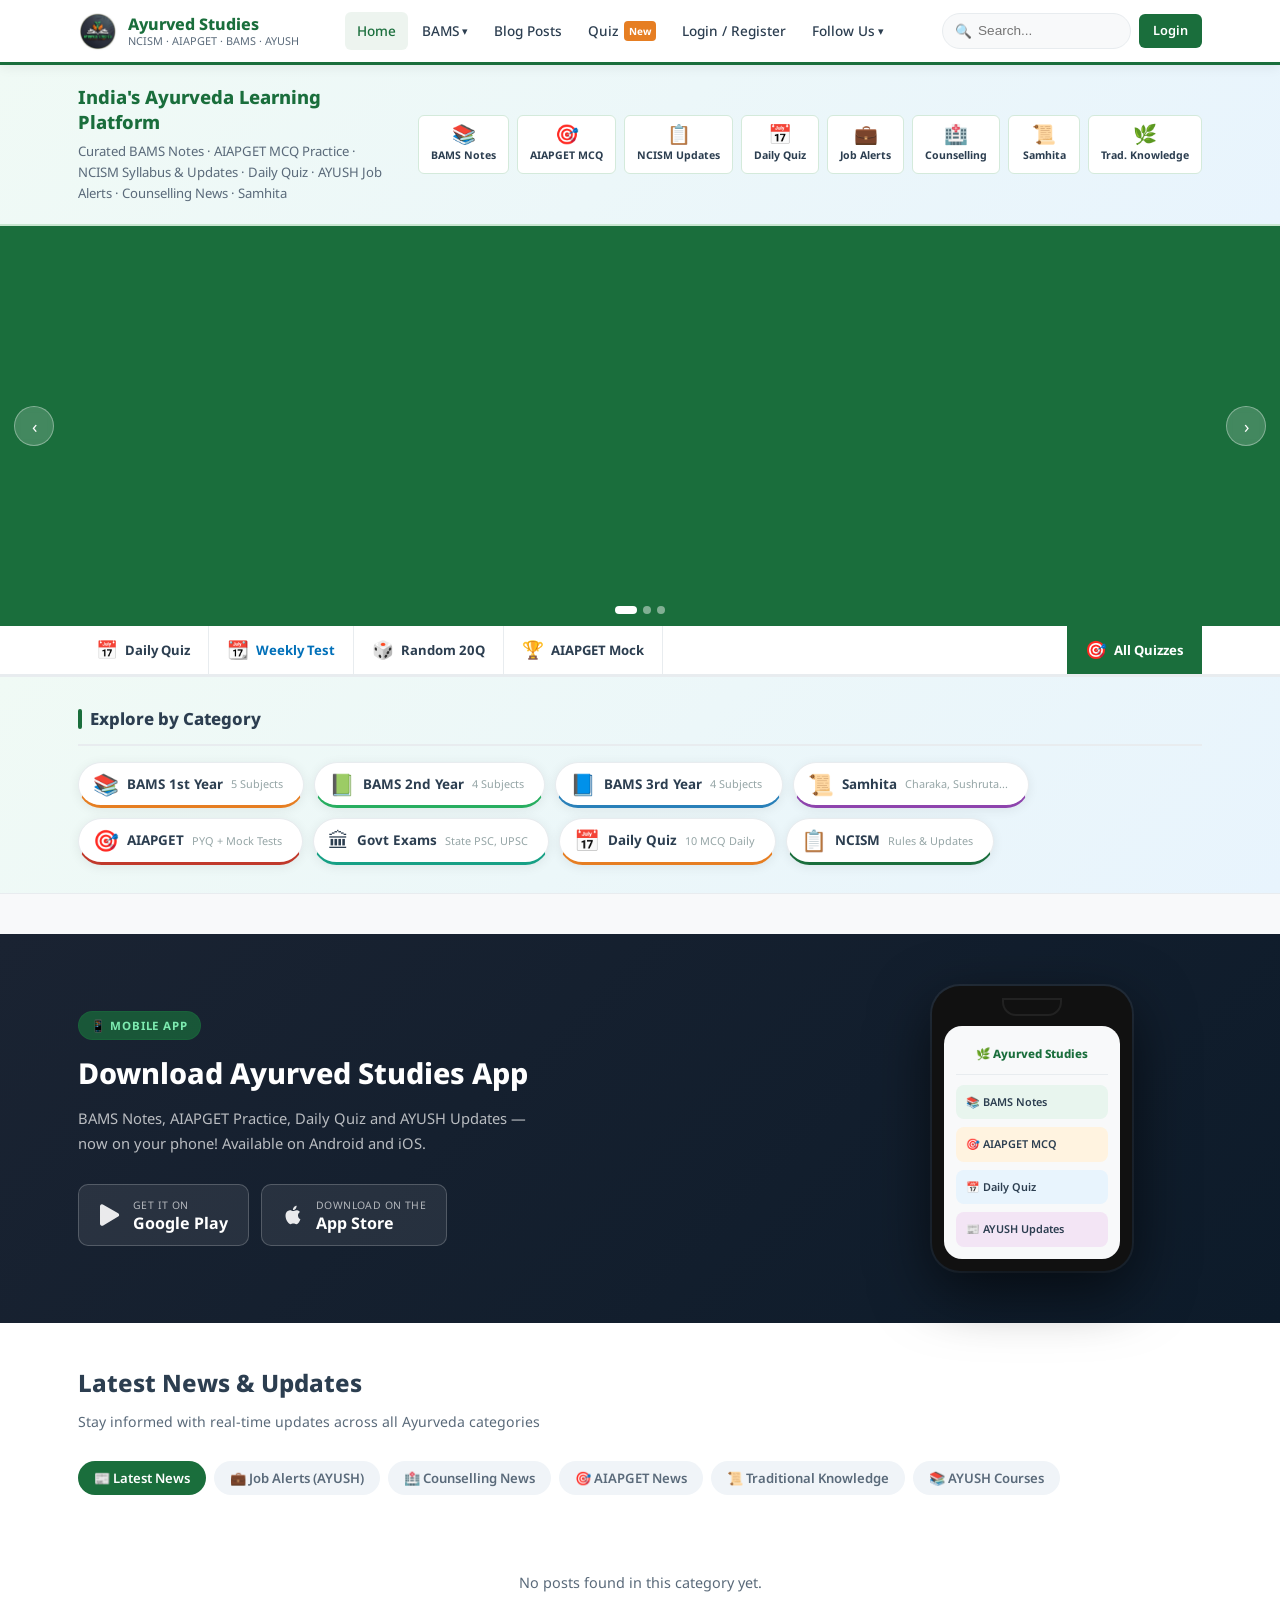
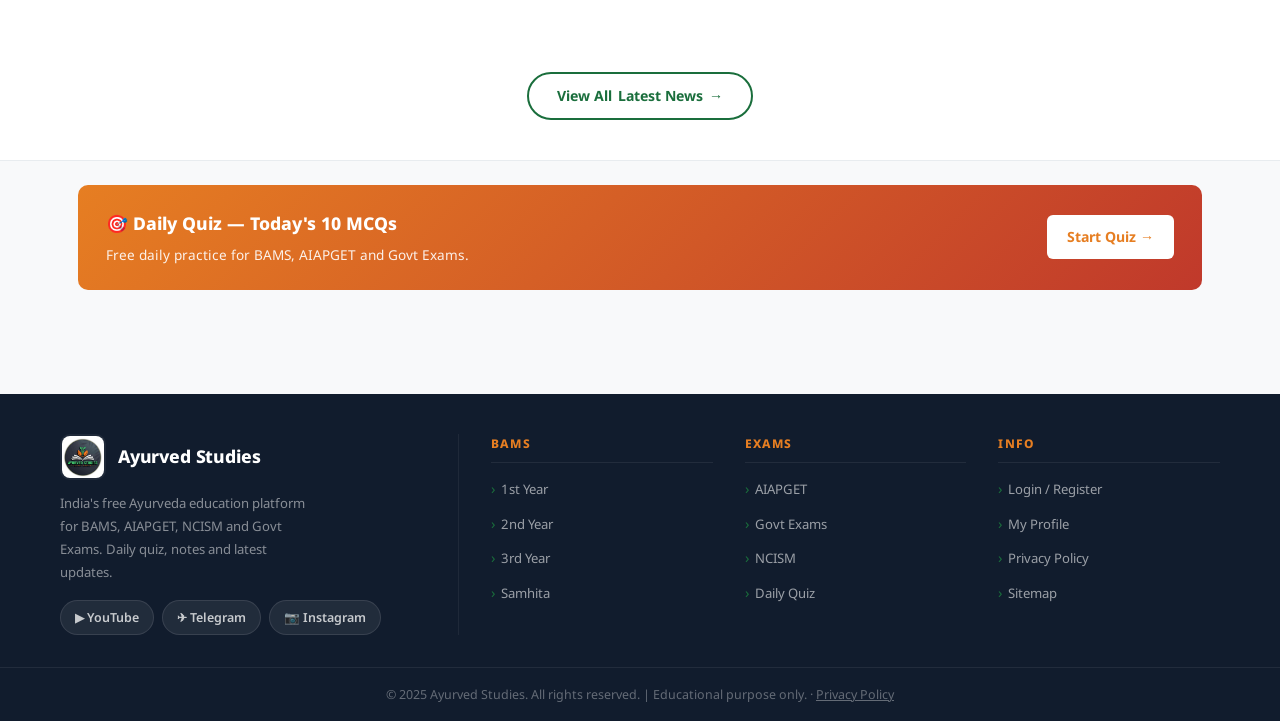
<file: index.html>
<!DOCTYPE html>
<html lang="en">
<head>
  <meta charset="UTF-8">
  <meta name="viewport" content="width=device-width, initial-scale=1.0">
  <title>Ayurved Studies – Free BAMS Notes, AIAPGET MCQ, NCISM Updates & Daily Quiz</title>
  <meta name="description" content="India's free Ayurveda learning platform. Curated BAMS notes, AIAPGET MCQ practice, NCISM updates, daily quiz, AYUSH job alerts and counselling news for Ayurveda students and doctors.">
  <meta name="keywords" content="BAMS notes, AIAPGET preparation, NCISM syllabus, Ayurveda quiz, AYUSH job alerts, Charaka Samhita, Sushruta, counselling news">
  <meta name="theme-color" content="#1a6e3c">
  <meta property="og:title" content="Ayurved Studies – Free BAMS Notes, AIAPGET & AYUSH Updates">
  <meta property="og:description" content="India's free Ayurveda education platform — BAMS Notes, AIAPGET MCQ, NCISM Updates, Daily Quiz, Job Alerts.">
  <meta property="og:type" content="website">
  <meta property="og:url" content="https://ayurvedstudies.com">
  <link rel="stylesheet" href="/assets/css/style.css">
  <link rel="manifest" href="/manifest.json">
  <link rel="icon" type="image/png" href="/assets/img/favicon.png">
  <link rel="preconnect" href="https://fonts.googleapis.com">
  <link href="https://fonts.googleapis.com/css2?family=Noto+Sans:wght@400;500;600;700;800&display=swap" rel="stylesheet">
</head>
<body>

<!-- ── Alert Bar ──────────────────────────────────── -->
<div class="alert-bar" id="alert-bar" style="display:none">
  🔔 <span id="alert-text">Latest Update loading...</span>
</div>

<!-- ── Navbar ─────────────────────────────────────── -->
<nav class="navbar">
  <div class="container nav-inner">

    <a href="/" class="nav-brand">
      <img src="/assets/img/logo.png" alt="Ayurved Studies" class="nav-brand-logo">
      <div class="nav-brand-text">
        <span class="site-name">Ayurved Studies</span>
        <span class="site-tagline">NCISM · AIAPGET · BAMS · AYUSH</span>
      </div>
    </a>

    <div class="nav-menu" id="nav-menu">
      <a href="/" class="active">Home</a>

      <!-- BAMS Dropdown -->
      <div class="nav-dropdown">
        <a href="/category/bams" class="nav-dropdown-trigger" role="button">BAMS <span class="nav-caret">▾</span></a>
        <div class="nav-dropdown-menu">
          <a href="/category/bams-1st-year">📚 1st Year</a>
          <a href="/category/bams-2nd-year">📗 2nd Year</a>
          <a href="/category/bams-3rd-year">📘 3rd Year</a>
          <div class="nav-dd-divider"></div>
          <a href="/category/aiapget">🎯 AIAPGET</a>
          <a href="/category/ncism">📋 NCISM</a>
        </div>
      </div>

      <a href="/blog-post/">Blog Posts</a>
      <a href="/pages/quiz.html">Quiz <span class="new-badge">New</span></a>
      <a href="/pages/login.html" class="nav-mobile-login">Login / Register</a>

      <!-- Follow Us Dropdown -->
      <div class="nav-dropdown">
        <a href="#" class="nav-dropdown-trigger">Follow Us <span class="nav-caret">▾</span></a>
        <div class="nav-dropdown-menu">
          <a href="#" target="_blank" rel="noopener">▶ YouTube</a>
          <a href="#" target="_blank" rel="noopener">📷 Instagram</a>
          <a href="#" target="_blank" rel="noopener">✈ Telegram</a>
          <div class="nav-dd-divider"></div>
          <a href="https://play.google.com/store/apps/details?id=co.diy4.mvewg" target="_blank" rel="noopener">🤖 Android App</a>
          <a href="https://apps.apple.com/in/app/ayurved-studies/id6747332414" target="_blank" rel="noopener"> iOS App</a>
        </div>
      </div>
    </div>

    <div class="nav-actions">
      <form class="nav-search" onsubmit="searchPosts(event)">
        <span>🔍</span>
        <input type="text" id="search-input" placeholder="Search..." autocomplete="off">
      </form>
      <div id="nav-login-btn">
        <a href="/pages/login.html" class="btn btn-primary btn-sm">Login</a>
      </div>
      <div class="hidden" id="nav-user-btn">
        <a href="/pages/profile.html" class="btn btn-outline btn-sm">👤 <span id="nav-user-name"></span></a>
      </div>
    </div>

    <button class="nav-hamburger" id="nav-burger" aria-label="Menu">☰</button>
  </div>
</nav>

<!-- ── Site Intro / SEO Box ───────────────────────── -->
<section class="site-intro">
  <div class="container">
    <div class="site-intro-inner">

      <div class="site-intro-left">
        <h1 class="site-intro-heading">
          India's Ayurveda Learning Platform
        </h1>
        <p class="site-intro-tagline">
          Curated BAMS Notes · AIAPGET MCQ Practice · NCISM Syllabus &amp; Updates · Daily Quiz · AYUSH Job Alerts · Counselling News · Samhita
        </p>
      </div>

      <div class="site-intro-features">
        <div class="intro-feat"><span class="intro-feat-icon">📚</span><span class="intro-feat-label">BAMS Notes</span></div>
        <div class="intro-feat"><span class="intro-feat-icon">🎯</span><span class="intro-feat-label">AIAPGET MCQ</span></div>
        <div class="intro-feat"><span class="intro-feat-icon">📋</span><span class="intro-feat-label">NCISM Updates</span></div>
        <div class="intro-feat"><span class="intro-feat-icon">📅</span><span class="intro-feat-label">Daily Quiz</span></div>
        <div class="intro-feat"><span class="intro-feat-icon">💼</span><span class="intro-feat-label">Job Alerts</span></div>
        <div class="intro-feat"><span class="intro-feat-icon">🏥</span><span class="intro-feat-label">Counselling</span></div>
        <div class="intro-feat"><span class="intro-feat-icon">📜</span><span class="intro-feat-label">Samhita</span></div>
        <div class="intro-feat"><span class="intro-feat-icon">🌿</span><span class="intro-feat-label">Trad. Knowledge</span></div>
      </div>

    </div>
  </div>
</section>

<!-- ── Image Slider ───────────────────────────────── -->
<section class="slider-section">
  <div class="slider-outer" id="banner-slider-outer">
    <!-- slides injected by JS -->
    <div class="slider-placeholder">
      <div class="spinner"></div>
    </div>
  </div>
  <!-- dots & controls injected by JS -->
</section>

<!-- ── Quick Quiz Actions ─────────────────────────── -->
<div class="quick-quiz-bar">
  <div class="container quick-quiz-inner">
    <a href="/pages/quiz.html?type=daily" class="qqb-btn qqb-daily">
      <span class="qqb-icon">📅</span>
      <span class="qqb-label">Daily Quiz</span>
    </a>
    <a href="/pages/quiz.html?type=weekly" class="qqb-btn qqb-weekly">
      <span class="qqb-icon">📆</span>
      <span class="qqb-label">Weekly Test</span>
    </a>
    <a href="/pages/quiz.html?type=random" class="qqb-btn qqb-random">
      <span class="qqb-icon">🎲</span>
      <span class="qqb-label">Random 20Q</span>
    </a>
    <a href="/pages/quiz.html?type=mock" class="qqb-btn qqb-mock">
      <span class="qqb-icon">🏆</span>
      <span class="qqb-label">AIAPGET Mock</span>
    </a>
    <a href="/pages/quiz.html" class="qqb-btn qqb-all">
      <span class="qqb-icon">🎯</span>
      <span class="qqb-label">All Quizzes</span>
    </a>
  </div>
</div>
<style>
.quick-quiz-bar{background:#fff;border-bottom:2px solid var(--border);padding:0}
.quick-quiz-inner{display:flex;align-items:stretch;gap:0;overflow-x:auto;scrollbar-width:none}
.quick-quiz-inner::-webkit-scrollbar{display:none}
.qqb-btn{display:flex;align-items:center;gap:7px;padding:13px 18px;font-size:0.82rem;font-weight:700;color:var(--text);text-decoration:none;border-right:1px solid var(--border);white-space:nowrap;transition:.18s;flex-shrink:0}
.qqb-btn:hover{background:#f0faf5;color:var(--primary)}
.qqb-icon{font-size:1.1rem;line-height:1}
.qqb-daily:hover{color:#E67E22;background:#fff8f0}
.qqb-weekly{color:var(--blue)}.qqb-weekly:hover{background:#e8f4fd;color:var(--blue)}
.qqb-random:hover{color:#8e44ad;background:#f5f0fb}
.qqb-mock:hover{color:#c0392b;background:#fdf0f0}
.qqb-all{border-right:none;background:var(--primary);color:#fff!important;margin-left:auto}
.qqb-all:hover{background:var(--primary-dark)!important}
@media(max-width:600px){.qqb-btn{padding:11px 14px;font-size:0.76rem}.qqb-all{margin-left:0}}
</style>

<!-- ── Category Cards ──────────────────────────────── -->
<section class="categories-section">
  <div class="container">
    <div class="section-head" style="margin-bottom:16px">
      <div class="section-title">
        <div class="section-title-bar"></div>
        Explore by Category
      </div>
    </div>
    <div class="cat-cards">
      <a href="/category/bams-1st-year" class="cat-card" style="border-bottom-color:#E67E22">
        <div class="icon">📚</div>
        <div class="name">BAMS 1st Year</div>
        <div class="count">5 Subjects</div>
      </a>
      <a href="/category/bams-2nd-year" class="cat-card" style="border-bottom-color:#27AE60">
        <div class="icon">📗</div>
        <div class="name">BAMS 2nd Year</div>
        <div class="count">4 Subjects</div>
      </a>
      <a href="/category/bams-3rd-year" class="cat-card" style="border-bottom-color:#2980B9">
        <div class="icon">📘</div>
        <div class="name">BAMS 3rd Year</div>
        <div class="count">4 Subjects</div>
      </a>
      <a href="/category/samhita" class="cat-card" style="border-bottom-color:#8E44AD">
        <div class="icon">📜</div>
        <div class="name">Samhita</div>
        <div class="count">Charaka, Sushruta...</div>
      </a>
      <a href="/category/aiapget" class="cat-card" style="border-bottom-color:#C0392B">
        <div class="icon">🎯</div>
        <div class="name">AIAPGET</div>
        <div class="count">PYQ + Mock Tests</div>
      </a>
      <a href="/category/govt-exam" class="cat-card" style="border-bottom-color:#16A085">
        <div class="icon">🏛</div>
        <div class="name">Govt Exams</div>
        <div class="count">State PSC, UPSC</div>
      </a>
      <a href="/pages/quiz.html?type=daily" class="cat-card" style="border-bottom-color:var(--accent)">
        <div class="icon">📅</div>
        <div class="name">Daily Quiz</div>
        <div class="count">10 MCQ Daily</div>
      </a>
      <a href="/category/ncism" class="cat-card" style="border-bottom-color:#1a6e3c">
        <div class="icon">📋</div>
        <div class="name">NCISM</div>
        <div class="count">Rules &amp; Updates</div>
      </a>
    </div>
  </div>
</section>

<!-- ── App Download Box ────────────────────────────── -->
<section class="app-section">
  <div class="container">
    <div class="app-inner">
      <div class="app-text">
        <div class="app-tag">📱 Mobile App</div>
        <h2>Download Ayurved Studies App</h2>
        <p>BAMS Notes, AIAPGET Practice, Daily Quiz and AYUSH Updates — now on your phone! Available on Android and iOS.</p>
        <div class="app-btns">
          <a href="https://play.google.com/store/apps/details?id=co.diy4.mvewg" target="_blank" rel="noopener" class="app-store-btn android-btn">
            <svg viewBox="0 0 24 24" width="22" height="22" fill="currentColor"><path d="M3.18 23.76a2 2 0 0 1-1-.28A2.08 2.08 0 0 1 1.1 21.6V2.4a2.08 2.08 0 0 1 1.08-1.88 2 2 0 0 1 2 .08l16.76 9.6a2 2 0 0 1 0 3.52L4.18 23.68a2 2 0 0 1-1 .08z"/></svg>
            <div>
              <div class="store-sub">Get it on</div>
              <div class="store-name">Google Play</div>
            </div>
          </a>
          <a href="https://apps.apple.com/in/app/ayurved-studies/id6747332414" target="_blank" rel="noopener" class="app-store-btn ios-btn">
            <svg viewBox="0 0 24 24" width="22" height="22" fill="currentColor"><path d="M18.71 19.5c-.83 1.24-1.71 2.45-3.05 2.47-1.34.03-1.77-.79-3.29-.79-1.53 0-2 .77-3.27.82-1.31.05-2.3-1.32-3.14-2.53C4.25 17 2.94 12.45 4.7 9.39c.87-1.52 2.43-2.48 4.12-2.51 1.28-.02 2.5.87 3.29.87.78 0 2.26-1.07 3.8-.91.65.03 2.47.26 3.64 1.98-.09.06-2.17 1.28-2.15 3.81.03 3.02 2.65 4.03 2.68 4.04-.03.07-.42 1.44-1.38 2.83M13 3.5c.73-.83 1.94-1.46 2.94-1.5.13 1.17-.34 2.35-1.04 3.19-.69.85-1.83 1.51-2.95 1.42-.15-1.15.41-2.35 1.05-3.11z"/></svg>
            <div>
              <div class="store-sub">Download on the</div>
              <div class="store-name">App Store</div>
            </div>
          </a>
        </div>
      </div>
      <div class="app-visual">
        <div class="app-phone-mock">
          <div class="phone-notch"></div>
          <div class="phone-screen-content">
            <div class="phone-header">🌿 Ayurved Studies</div>
            <div class="phone-card">📚 BAMS Notes</div>
            <div class="phone-card" style="background:#fff3e0">🎯 AIAPGET MCQ</div>
            <div class="phone-card" style="background:#e8f4fd">📅 Daily Quiz</div>
            <div class="phone-card" style="background:#f3e5f5">📰 AYUSH Updates</div>
          </div>
        </div>
      </div>
    </div>
  </div>
</section>

<!-- ── Latest News & Updates (Tab Section) ─────────── -->
<section class="news-section">
  <div class="container">

    <div class="news-section-header">
      <div>
        <h2 class="news-section-title">Latest News &amp; Updates</h2>
        <p class="news-section-sub">Stay informed with real-time updates across all Ayurveda categories</p>
      </div>
    </div>

    <div class="news-tabs-wrap">
      <div class="news-tabs" id="news-tabs">
        <button class="news-tab active" data-cat="latest-news" data-name="Latest News" onclick="switchNewsTab(this)">
          📰 Latest News
        </button>
        <button class="news-tab" data-cat="job-alerts-ayush" data-name="Job Alerts (AYUSH)" onclick="switchNewsTab(this)">
          💼 Job Alerts (AYUSH)
        </button>
        <button class="news-tab" data-cat="counselling-news" data-name="Counselling News" onclick="switchNewsTab(this)">
          🏥 Counselling News
        </button>
        <button class="news-tab" data-cat="aiapget-news" data-name="AIAPGET News" onclick="switchNewsTab(this)">
          🎯 AIAPGET News
        </button>
        <button class="news-tab" data-cat="traditional-knowledge" data-name="Traditional Knowledge" onclick="switchNewsTab(this)">
          📜 Traditional Knowledge
        </button>
        <button class="news-tab" data-cat="ayush-courses" data-name="AYUSH Courses" onclick="switchNewsTab(this)">
          📚 AYUSH Courses
        </button>
      </div>
    </div>

    <div class="news-posts-grid" id="news-posts-list">
      <div class="spinner-wrap" style="grid-column:1/-1"><div class="spinner"></div></div>
    </div>

    <div class="news-view-all">
      <a href="/category/latest-news" id="news-view-all-link" class="news-view-all-btn">
        View All <span id="news-view-all-cat">Latest News</span> →
      </a>
    </div>

  </div>
</section>

<!-- ── Quiz Promo Banner ───────────────────────────── -->
<div class="container" style="padding:0 18px 40px">
  <div class="quiz-promo">
    <div class="text">
      <h3>🎯 Daily Quiz — Today's 10 MCQs</h3>
      <p>Free daily practice for BAMS, AIAPGET and Govt Exams.</p>
    </div>
    <a href="/pages/quiz.html?type=daily" class="btn-white">Start Quiz →</a>
  </div>
</div>

<!-- ── Footer ─────────────────────────────────────── -->
<footer class="footer">
  <div class="container footer-top">
    <div class="footer-grid">
      <div class="footer-brand">
        <div class="footer-logo-wrap">
          <img src="/assets/img/logo.png" alt="Ayurved Studies" class="footer-logo">
          <div class="site-name">Ayurved Studies</div>
        </div>
        <p>India's free Ayurveda education platform for BAMS, AIAPGET, NCISM and Govt Exams. Daily quiz, notes and latest updates.</p>
        <div class="footer-social">
          <a href="#" aria-label="YouTube">▶ YouTube</a>
          <a href="#" aria-label="Telegram">✈ Telegram</a>
          <a href="#" aria-label="Instagram">📷 Instagram</a>
        </div>
      </div>
      <div class="footer-col">
        <h4>BAMS</h4>
        <a href="/category/bams-1st-year">1st Year</a>
        <a href="/category/bams-2nd-year">2nd Year</a>
        <a href="/category/bams-3rd-year">3rd Year</a>
        <a href="/category/samhita">Samhita</a>
      </div>
      <div class="footer-col">
        <h4>Exams</h4>
        <a href="/category/aiapget">AIAPGET</a>
        <a href="/category/govt-exam">Govt Exams</a>
        <a href="/category/ncism">NCISM</a>
        <a href="/pages/quiz.html">Daily Quiz</a>
      </div>
      <div class="footer-col">
        <h4>Info</h4>
        <a href="/pages/login.html">Login / Register</a>
        <a href="/pages/profile.html">My Profile</a>
        <a href="/privacy-policy/">Privacy Policy</a>
        <a href="/sitemap.xml">Sitemap</a>
      </div>
    </div>
  </div>
  <div class="footer-bottom">
    <div class="container">
      © 2025 Ayurved Studies. All rights reserved. | Educational purpose only.
      · <a href="/privacy-policy/" style="color:inherit;text-decoration:underline">Privacy Policy</a>
    </div>
  </div>
</footer>

<script src="/assets/js/app.js"></script>
<script src="/assets/js/home.js"></script>
</body>
</html>
</file>
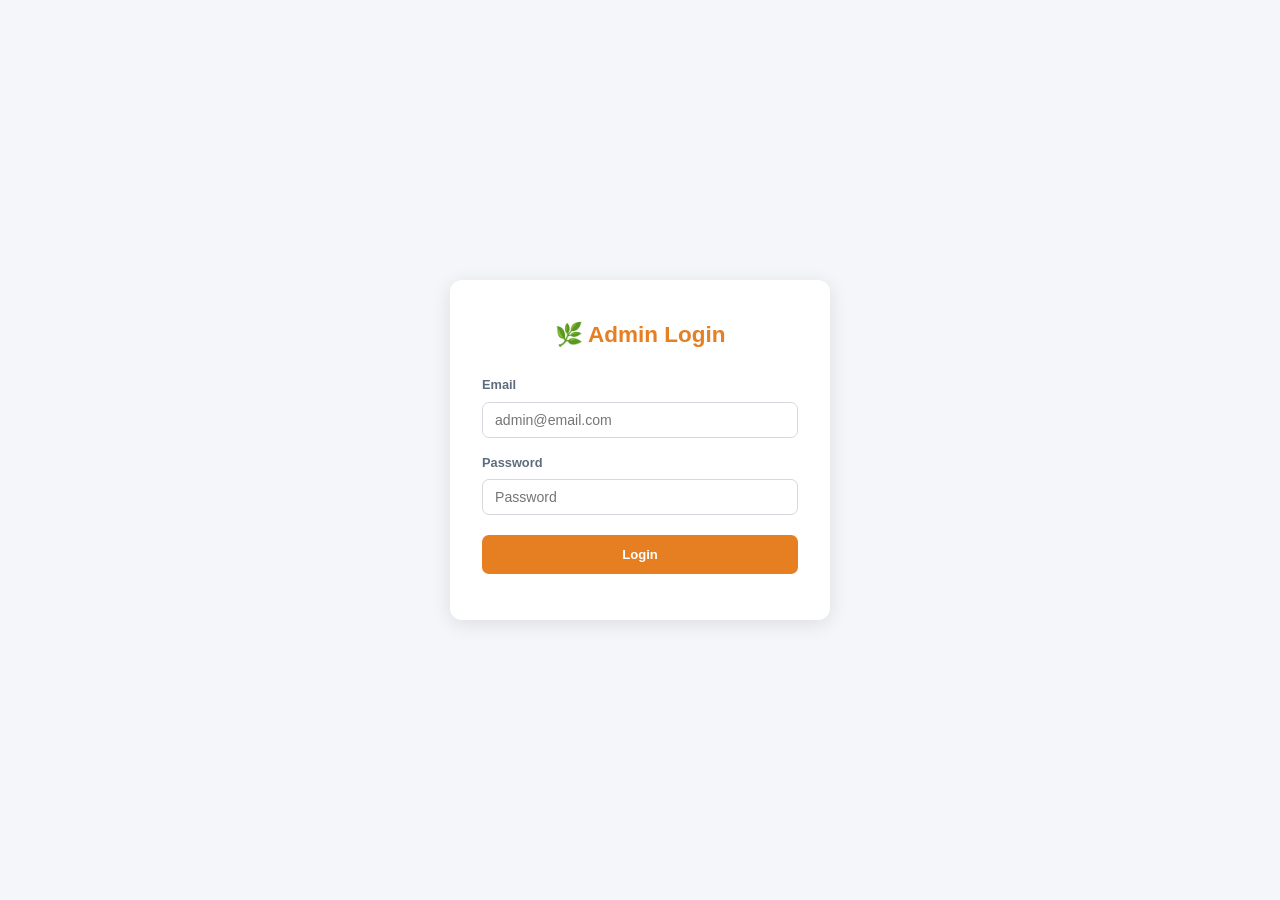
<file: admin-login/index.html>
<!DOCTYPE html>
<html lang="hi">
<head>
  <meta charset="UTF-8">
  <meta name="viewport" content="width=device-width, initial-scale=1.0">
  <title>Admin Panel | Ayurveda Quiz</title>
  <link rel="stylesheet" href="/assets/css/style.css">
  <link rel="stylesheet" href="/assets/css/admin.css">
  <!-- Quill rich text editor (CDN - no npm needed) -->
  <link href="https://cdn.quilljs.com/1.3.7/quill.snow.css" rel="stylesheet">
  <link rel="icon" href="/assets/img/logo.png" type="image/png">
</head>
<body class="admin-body">

<!-- Login Screen (shown if not authenticated) -->
<div id="admin-login-screen" style="min-height:100vh;display:flex;align-items:center;justify-content:center;background:#F4F6F9">
  <div style="background:white;padding:36px 32px;border-radius:12px;box-shadow:0 4px 20px rgba(0,0,0,0.1);width:100%;max-width:380px">
    <h2 style="color:#E67E22;margin-bottom:20px;text-align:center">🌿 Admin Login</h2>
    <form id="admin-login-form" onsubmit="adminLogin(event)">
      <div class="form-field" style="margin-bottom:14px">
        <label>Email</label>
        <input type="email" id="al-email" required placeholder="admin@email.com">
      </div>
      <div class="form-field" style="margin-bottom:20px">
        <label>Password</label>
        <input type="password" id="al-pass" required placeholder="Password">
      </div>
      <button type="submit" class="btn-admin btn-admin-primary" style="width:100%;justify-content:center;padding:12px" id="al-btn">Login</button>
      <div id="al-error" style="color:#E74C3C;font-size:0.82rem;margin-top:10px;text-align:center"></div>
    </form>
  </div>
</div>

<!-- Admin Layout (hidden until logged in) -->
<div class="admin-layout hidden" id="admin-app">

  <!-- Sidebar Overlay (mobile) -->
  <div class="sidebar-overlay" id="sidebar-overlay" onclick="toggleSidebar()"></div>

  <!-- Sidebar -->
  <aside class="admin-sidebar" id="admin-sidebar">
    <div class="admin-logo">
      <h2>🌿 Ayurveda Quiz</h2>
      <p>Admin Panel</p>
    </div>
    <nav class="admin-nav">
      <div class="admin-nav-section">Overview</div>
      <a class="active" data-panel="dashboard" onclick="showPanel('dashboard')"><span class="nav-icon">📊</span> Dashboard</a>
      <div class="admin-nav-section">Content</div>
      <a data-panel="posts" onclick="showPanel('posts')"><span class="nav-icon">📝</span> Blog Posts</a>
      <a data-panel="questions" onclick="showPanel('questions')"><span class="nav-icon">❓</span> Questions</a>
      <a data-panel="daily-quiz" onclick="showPanel('daily-quiz')"><span class="nav-icon">📅</span> Daily Quiz</a>
      <a data-panel="notes" onclick="showPanel('notes')"><span class="nav-icon">📖</span> Notes & Syllabus</a>
      <a data-panel="tests" onclick="showPanel('tests')"><span class="nav-icon">📋</span> Mock Tests</a>
      <div class="admin-nav-section">BAMS / Subjects</div>
      <a data-panel="subjects" onclick="showPanel('subjects')"><span class="nav-icon">📚</span> Subjects</a>
      <a data-panel="subject-pdfs" onclick="showPanel('subject-pdfs')"><span class="nav-icon">📄</span> Subject PDFs</a>
      <a data-panel="test-assign" onclick="showPanel('test-assign')"><span class="nav-icon">🔗</span> Test → Subject</a>
      <div class="admin-nav-section">Setup</div>
      <a data-panel="categories" onclick="showPanel('categories')"><span class="nav-icon">🗂</span> Categories</a>
      <a data-panel="banners" onclick="showPanel('banners')"><span class="nav-icon">🖼</span> Banners</a>
      <div class="admin-nav-section">Actions</div>
      <a href="/" target="_blank"><span class="nav-icon">🌐</span> View Site</a>
      <a onclick="adminLogout()"><span class="nav-icon">🚪</span> Logout</a>
    </nav>
    <div class="admin-user-info">Logged in as <strong id="admin-name-display">Admin</strong></div>
  </aside>

  <!-- Main Content -->
  <div class="admin-main">
    <div class="admin-topbar">
      <div style="display:flex;align-items:center;gap:12px">
        <button onclick="toggleSidebar()" style="display:none;background:none;border:none;font-size:1.3rem;cursor:pointer" id="mob-menu-btn">☰</button>
        <div class="topbar-title" id="panel-title">Dashboard</div>
      </div>
      <div class="topbar-actions">
        <a href="/" target="_blank" class="btn-admin btn-admin-outline topbar-site-btn">🌐 View Site</a>
      </div>
    </div>

    <div class="admin-content">

      <!-- ── DASHBOARD ─────────────────────────────────────── -->
      <div class="admin-panel active" id="panel-dashboard">
        <div class="stats-grid" id="stats-grid">
          <div class="stat-card"><div class="label">Total Questions</div><div class="value" id="s-questions">-</div></div>
          <div class="stat-card" style="border-color:#27AE60"><div class="label">Users</div><div class="value" id="s-users">-</div></div>
          <div class="stat-card" style="border-color:#2980B9"><div class="label">Quiz Attempts</div><div class="value" id="s-attempts">-</div></div>
          <div class="stat-card" style="border-color:#8E44AD"><div class="label">Today Attempts</div><div class="value" id="s-today">-</div></div>
          <div class="stat-card" style="border-color:#16A085"><div class="label">Daily Quizzes</div><div class="value" id="s-daily">-</div></div>
          <div class="stat-card" style="border-color:#E91E63"><div class="label">Notes Published</div><div class="value" id="s-notes">-</div></div>
        </div>
        <div class="card" style="background:white;border-radius:10px;padding:20px;box-shadow:0 1px 6px rgba(0,0,0,0.06)">
          <h3 style="margin-bottom:12px;font-size:0.95rem">Quick Actions</h3>
          <div style="display:flex;gap:10px;flex-wrap:wrap">
            <button class="btn-admin btn-admin-primary" onclick="showPanel('questions')">➕ Add Question</button>
            <button class="btn-admin btn-admin-green" onclick="showPanel('daily-quiz')">📅 Upload Daily Quiz</button>
            <button class="btn-admin btn-admin-outline" onclick="showPanel('notes')">📖 Add Notes</button>
            <button class="btn-admin btn-admin-outline" onclick="showPanel('categories')">📚 Add Category</button>
          </div>
        </div>
      </div>

      <!-- ── QUESTIONS ──────────────────────────────────────── -->
      <div class="admin-panel" id="panel-questions">
        <div class="panel-header">
          <div class="panel-title">Questions Management</div>
          <button class="btn-admin btn-admin-primary" onclick="openQModal()">➕ Add Question</button>
        </div>

        <!-- Filter Bar -->
        <div class="filter-bar">
          <select id="q-filter-cat" onchange="loadQuestions(1)"><option value="">All Categories</option></select>
          <input type="text" id="q-search" placeholder="Search questions..." oninput="debounce(loadQuestions, 400)(1)" style="flex:1;min-width:200px">
          <button class="btn-admin btn-admin-outline" onclick="openBulkImport()">📥 Bulk Import CSV</button>
        </div>

        <div class="table-wrap">
          <table class="admin-table">
            <thead><tr>
              <th>#</th><th style="min-width:300px">Question</th><th>Category</th>
              <th>Correct</th><th>Difficulty</th><th>Status</th><th>Actions</th>
            </tr></thead>
            <tbody id="q-tbody"><tr><td colspan="7" style="text-align:center;padding:20px">Loading...</td></tr></tbody>
          </table>
        </div>
        <div class="pagination" id="q-pagination"></div>

        <!-- Bulk Import panel -->
        <div id="bulk-import-panel" class="admin-form hidden" style="margin-top:16px">
          <h3 style="margin-bottom:16px">📥 Bulk Import Questions (CSV)</h3>
          <div class="card" style="background:#FEF9F0;border:1px solid var(--border);padding:14px;margin-bottom:14px;border-radius:8px;font-size:0.85rem">
            <strong>CSV Format (columns in order):</strong><br>
            category_slug, question_text, option_a, option_b, option_c, option_d, correct_option (a/b/c/d), explanation, difficulty (easy/medium/hard), source, year
            <br><br>
            <a href="#" onclick="downloadSampleCsv()" style="color:var(--primary)">📥 Sample CSV Download</a>
          </div>
          <div class="upload-area" id="csv-drop-area" onclick="document.getElementById('csv-file-input').click()">
            <div class="icon">📄</div>
            <p>CSV file yahan drag karein ya click karein</p>
            <input type="file" id="csv-file-input" accept=".csv" onchange="uploadCsv(this.files[0])">
          </div>
          <div id="import-result" class="hidden" style="margin-top:12px"></div>
        </div>
      </div>

      <!-- ── DAILY QUIZ ─────────────────────────────────────── -->
      <div class="admin-panel" id="panel-daily-quiz">
        <div class="panel-header">
          <div class="panel-title">Daily Quiz Management</div>
        </div>
        <div class="admin-tabs">
          <button class="admin-tab-btn active" onclick="showDQTab('calendar')">📅 Calendar</button>
          <button class="admin-tab-btn" onclick="showDQTab('upload')">📥 Bulk Upload</button>
        </div>

        <!-- Calendar view -->
        <div id="dq-tab-calendar">
          <div id="dq-calendar-list"><div class="spinner-wrap"><div class="spinner"></div></div></div>
        </div>

        <!-- Upload -->
        <div id="dq-tab-upload" class="hidden">
          <div class="admin-form">
            <h3 style="margin-bottom:16px">📥 Monthly Quiz Sheet Upload</h3>
            <div class="card" style="background:#E8F8F0;border:1px solid #A9DFBF;padding:14px;margin-bottom:16px;border-radius:8px;font-size:0.85rem">
              <strong>CSV Format — Ek row = ek din, 10 questions inline:</strong><br>
              <code style="font-size:0.8rem">date, category_slug, q1_text, q1_a, q1_b, q1_c, q1_d, q1_correct, q1_explanation, q2_text, q2_a, ... q10_explanation</code>
              <br><br>
              <strong>Ya Question IDs use karein:</strong><br>
              <code style="font-size:0.8rem">date, q1_id, q2_id, q3_id, ... q10_id</code>
              <br><br>
              <a href="#" onclick="downloadDailySample()" style="color:var(--green)">📥 Sample CSV Download</a>
            </div>
            <div class="upload-area" onclick="document.getElementById('dq-file-input').click()">
              <div class="icon">📅</div>
              <p>Monthly quiz CSV file yahan drop karein</p>
              <input type="file" id="dq-file-input" accept=".csv" onchange="uploadDailyQuiz(this.files[0])">
            </div>
            <div id="dq-import-result" class="hidden" style="margin-top:12px"></div>
          </div>
        </div>
      </div>

      <!-- ── NOTES & SYLLABUS ────────────────────────────────── -->
      <div class="admin-panel" id="panel-notes">
        <div class="panel-header">
          <div class="panel-title">Notes & Syllabus</div>
          <button class="btn-admin btn-admin-primary" onclick="openNotesModal()">➕ Add Notes</button>
        </div>
        <div class="filter-bar">
          <select id="n-filter-cat" onchange="loadNotesList()"><option value="">All Categories</option></select>
          <select id="n-filter-type" onchange="loadNotesList()">
            <option value="">All Types</option>
            <option value="syllabus">Syllabus</option>
            <option value="short_notes">Short Notes</option>
            <option value="full_notes">Full Notes</option>
          </select>
        </div>
        <div class="table-wrap">
          <table class="admin-table">
            <thead><tr><th>#</th><th>Title</th><th>Category</th><th>Type</th><th>Status</th><th>Actions</th></tr></thead>
            <tbody id="notes-tbody"><tr><td colspan="6" style="text-align:center;padding:20px">Loading...</td></tr></tbody>
          </table>
        </div>
      </div>

      <!-- ── MOCK TESTS ─────────────────────────────────────── -->
      <div class="admin-panel" id="panel-tests">
        <div class="panel-header">
          <div class="panel-title">Mock Tests (AIAPGET / Govt Exam)</div>
          <button class="btn-admin btn-admin-primary" onclick="openTestModal()">➕ Add Test</button>
        </div>
        <div class="table-wrap">
          <table class="admin-table">
            <thead><tr><th>#</th><th>Test Title</th><th>Exam Type</th><th>Questions</th><th>Time</th><th>Status</th><th>Actions</th></tr></thead>
            <tbody id="tests-tbody"><tr><td colspan="7" style="text-align:center;padding:20px">Loading...</td></tr></tbody>
          </table>
        </div>
      </div>

      <!-- ── BLOG POSTS ──────────────────────────────────────── -->
      <div class="admin-panel" id="panel-posts">
        <div class="panel-header">
          <div class="panel-title">Blog Posts</div>
          <button class="btn-admin btn-admin-primary" onclick="openPostModal()">➕ New Post</button>
        </div>
        <div style="display:flex;gap:10px;margin-bottom:16px;flex-wrap:wrap">
          <input type="text" id="posts-search" placeholder="Title search..." style="flex:1;min-width:180px;padding:8px 12px;border:1px solid #ddd;border-radius:6px;font-size:0.85rem" oninput="loadPosts()">
          <input type="text" id="posts-cat-filter" placeholder="Category slug..." style="width:160px;padding:8px 12px;border:1px solid #ddd;border-radius:6px;font-size:0.85rem" oninput="loadPosts()">
        </div>
        <div class="table-wrap">
          <table class="admin-table">
            <thead><tr><th>#</th><th>Title</th><th>Category</th><th>Author</th><th>Published</th><th>Views</th><th>Status</th><th>Actions</th></tr></thead>
            <tbody id="posts-tbody"><tr><td colspan="8" style="text-align:center;padding:20px">Loading...</td></tr></tbody>
          </table>
        </div>
        <div id="posts-pagination" style="text-align:center;padding:16px"></div>
      </div>

      <!-- ── CATEGORIES ─────────────────────────────────────── -->
      <div class="admin-panel" id="panel-categories">
        <div class="panel-header">
          <div class="panel-title">Categories & Subjects</div>
          <button class="btn-admin btn-admin-primary" onclick="openCatModal()">➕ Add Category</button>
        </div>
        <div class="table-wrap">
          <table class="admin-table">
            <thead><tr><th>#</th><th>Name</th><th>Parent</th><th>Type</th><th>Questions</th><th>Status</th><th>Actions</th></tr></thead>
            <tbody id="cat-tbody"><tr><td colspan="7" style="text-align:center;padding:20px">Loading...</td></tr></tbody>
          </table>
        </div>
      </div>

      <!-- ── BANNERS ─────────────────────────────────────────── -->
      <div class="admin-panel" id="panel-banners">
        <div class="panel-header">
          <div class="panel-title">Homepage Banners</div>
          <button class="btn-admin btn-admin-primary" onclick="openBannerModal()">➕ Add Banner</button>
        </div>
        <div id="banners-list" class="admin-form">
          <div class="spinner-wrap"><div class="spinner"></div></div>
        </div>
      </div>

    </div><!-- /admin-content -->
  </div><!-- /admin-main -->
</div><!-- /admin-layout -->

<!-- ── MODALS ──────────────────────────────────────────────── -->

<!-- Post Modal -->
<div id="post-modal" class="hidden" style="position:fixed;inset:0;background:rgba(0,0,0,0.55);z-index:500;overflow-y:auto;display:none">
  <div style="background:white;max-width:860px;margin:24px auto;border-radius:12px;padding:28px 32px">

    <!-- Header -->
    <div style="display:flex;justify-content:space-between;align-items:center;margin-bottom:22px;padding-bottom:16px;border-bottom:2px solid #f0f2f5">
      <h3 id="post-modal-title" style="font-size:1.1rem;font-weight:800">New Post</h3>
      <button onclick="closeModal('post-modal')" style="background:none;border:none;font-size:1.4rem;cursor:pointer;color:#95a5a6">✕</button>
    </div>

    <form id="post-form" onsubmit="savePost(event)">
      <input type="hidden" id="pf-id">

      <!-- ① TITLE + SLUG -->
      <div style="margin-bottom:18px">
        <label style="font-size:0.8rem;font-weight:700;text-transform:uppercase;letter-spacing:.05em;color:#5a6a7a;display:block;margin-bottom:6px">Post Title *</label>
        <input type="text" id="pf-title" required placeholder="e.g. AIAPGET 2025 Complete Syllabus — Subject-wise Guide"
               style="width:100%;padding:10px 14px;border:1.5px solid #e0e6ec;border-radius:8px;font-size:1rem;font-weight:600"
               oninput="autoSlug()">
      </div>
      <div style="margin-bottom:22px">
        <label style="font-size:0.8rem;font-weight:700;text-transform:uppercase;letter-spacing:.05em;color:#5a6a7a;display:block;margin-bottom:4px">
          URL Slug <small style="font-weight:400;text-transform:none;letter-spacing:0">(auto-generated from title)</small>
        </label>
        <div style="display:flex;align-items:center;gap:8px">
          <span style="font-size:0.82rem;color:#95a5a6">ayurvedstudies.com/</span>
          <input type="text" id="pf-slug" placeholder="auto-generated"
                 style="flex:1;padding:7px 12px;border:1.5px solid #e0e6ec;border-radius:6px;font-family:monospace;font-size:0.82rem">
          <span style="font-size:0.82rem;color:#95a5a6">/</span>
        </div>
      </div>

      <!-- ② TWO COLUMN: Category + Meta -->
      <div style="display:grid;grid-template-columns:1fr 1fr;gap:16px;margin-bottom:18px">
        <div>
          <label style="font-size:0.8rem;font-weight:700;text-transform:uppercase;letter-spacing:.05em;color:#5a6a7a;display:block;margin-bottom:6px">Category *</label>
          <!-- Dropdown from existing + manual override -->
          <select id="pf-cat-select" onchange="onPostCatSelect()"
                  style="width:100%;padding:9px 12px;border:1.5px solid #e0e6ec;border-radius:8px;font-size:0.88rem;background:#fff;margin-bottom:6px">
            <option value="">— Select or type below —</option>
            <option value="latest-news">📰 Latest News</option>
            <option value="job-alerts-ayush">💼 Job Alerts (AYUSH)</option>
            <option value="counselling-news">🏥 Counselling News</option>
            <option value="aiapget-news">🎯 AIAPGET News</option>
            <option value="traditional-knowledge">📜 Traditional Knowledge</option>
            <option value="ayush-courses">📚 AYUSH Courses</option>
            <option value="bams-1st-year">📗 BAMS 1st Year</option>
            <option value="bams-2nd-year">📗 BAMS 2nd Year</option>
            <option value="bams-3rd-year">📘 BAMS 3rd Year</option>
            <option value="aiapget">🏆 AIAPGET</option>
            <option value="ncism">📋 NCISM</option>
            <option value="samhita">📜 Samhita</option>
            <option value="govt-exam">🏛 Govt Exams</option>
            <option value="__custom__">+ Custom Category</option>
          </select>
          <input type="text" id="pf-category" placeholder="Category name" oninput="autoCatSlug()"
                 style="width:100%;padding:7px 12px;border:1.5px solid #e0e6ec;border-radius:6px;font-size:0.85rem">
          <input type="text" id="pf-category-slug" placeholder="category-slug"
                 style="width:100%;margin-top:5px;padding:7px 12px;border:1.5px solid #e0e6ec;border-radius:6px;font-family:monospace;font-size:0.78rem">
        </div>
        <div>
          <label style="font-size:0.8rem;font-weight:700;text-transform:uppercase;letter-spacing:.05em;color:#5a6a7a;display:block;margin-bottom:6px">Author</label>
          <input type="text" id="pf-author" value="Admin"
                 style="width:100%;padding:9px 12px;border:1.5px solid #e0e6ec;border-radius:8px;font-size:0.88rem;margin-bottom:10px">
          <label style="font-size:0.8rem;font-weight:700;text-transform:uppercase;letter-spacing:.05em;color:#5a6a7a;display:block;margin-bottom:6px">Published Date</label>
          <input type="datetime-local" id="pf-published-at"
                 style="width:100%;padding:9px 12px;border:1.5px solid #e0e6ec;border-radius:8px;font-size:0.85rem">
        </div>
      </div>

      <!-- ③ THUMBNAIL UPLOAD -->
      <div style="margin-bottom:18px">
        <label style="font-size:0.8rem;font-weight:700;text-transform:uppercase;letter-spacing:.05em;color:#5a6a7a;display:block;margin-bottom:8px">
          Thumbnail Image <small style="font-weight:400;text-transform:none">— recommended 1200×630 px</small>
        </label>
        <!-- Preview -->
        <div id="pf-thumb-preview" style="width:100%;height:160px;background:#f4f6f8;border:2px dashed #d0d8e4;border-radius:10px;display:flex;align-items:center;justify-content:center;margin-bottom:10px;overflow:hidden;cursor:pointer" onclick="document.getElementById('pf-thumb-file').click()">
          <span id="pf-thumb-preview-label" style="color:#95a5a6;font-size:0.88rem;text-align:center">
            🖼 Click here to upload image<br><small>or paste URL below</small>
          </span>
        </div>
        <!-- Upload Controls -->
        <div style="display:flex;gap:8px;align-items:center;flex-wrap:wrap">
          <button type="button" class="btn-admin btn-admin-primary" style="padding:7px 16px;font-size:0.82rem"
                  onclick="document.getElementById('pf-thumb-file').click()" id="pf-thumb-upload-btn">
            📤 Upload from Computer
          </button>
          <input type="file" id="pf-thumb-file" accept="image/jpeg,image/png,image/webp" style="display:none" onchange="uploadPostThumb(this)">
          <span style="font-size:0.78rem;color:#95a5a6">or</span>
          <input type="url" id="pf-thumbnail" placeholder="Paste image URL: https://..."
                 style="flex:1;min-width:200px;padding:7px 12px;border:1.5px solid #e0e6ec;border-radius:6px;font-size:0.82rem"
                 oninput="previewPostThumb(this.value)">
        </div>
        <div id="pf-thumb-status" style="font-size:0.8rem;margin-top:6px;height:18px"></div>
      </div>

      <!-- ④ EXCERPT / SEO META -->
      <div style="margin-bottom:18px">
        <label style="font-size:0.8rem;font-weight:700;text-transform:uppercase;letter-spacing:.05em;color:#5a6a7a;display:block;margin-bottom:4px">
          SEO Meta Description / Excerpt
          <span id="pf-excerpt-count" style="font-weight:400;color:#95a5a6;text-transform:none;font-size:0.75rem;margin-left:8px">0 / 160 chars</span>
        </label>
        <textarea id="pf-excerpt" rows="2" maxlength="300"
                  placeholder="160 characters mein post ka summary — Google search result mein yahi dikhega..."
                  style="width:100%;padding:10px 14px;border:1.5px solid #e0e6ec;border-radius:8px;font-size:0.88rem;resize:vertical"
                  oninput="updateExcerptCount()"></textarea>
        <div id="pf-excerpt-hint" style="font-size:0.75rem;color:#95a5a6;margin-top:3px">
          💡 100–160 characters ideal for Google SEO
        </div>
      </div>

      <!-- ⑤ CONTENT EDITOR -->
      <div style="margin-bottom:18px">
        <div style="display:flex;justify-content:space-between;align-items:center;margin-bottom:8px">
          <label style="font-size:0.8rem;font-weight:700;text-transform:uppercase;letter-spacing:.05em;color:#5a6a7a">Post Content *</label>
          <div style="display:flex;gap:0;border:1.5px solid #e0e6ec;border-radius:6px;overflow:hidden">
            <button type="button" id="post-visual-btn" onclick="switchPostMode('visual')" style="padding:4px 12px;font-size:0.78rem;font-weight:600;background:#1a6e3c;color:#fff;border:none;cursor:pointer">Visual</button>
            <button type="button" id="post-html-btn" onclick="switchPostMode('html')" style="padding:4px 12px;font-size:0.78rem;font-weight:600;background:#fff;color:#5a6a7a;border:none;border-left:1.5px solid #e0e6ec;cursor:pointer">HTML Code</button>
          </div>
        </div>
        <div id="post-editor" style="min-height:320px;font-size:0.95rem"></div>
        <textarea id="post-html-code" placeholder="HTML code yahan paste karein..." style="display:none;width:100%;min-height:320px;font-family:monospace;font-size:0.82rem;padding:12px;border:1.5px solid #e0e6ec;border-radius:0 0 8px 8px;resize:vertical;box-sizing:border-box"></textarea>
        <input type="hidden" id="pf-content">
      </div>

      <!-- ⑥ STATUS ROW -->
      <div style="display:flex;gap:28px;align-items:center;background:#f8f9fa;border-radius:8px;padding:14px 18px;margin-bottom:20px;flex-wrap:wrap">
        <label style="display:flex;align-items:center;gap:8px;cursor:pointer;font-size:0.88rem;font-weight:600">
          <input type="checkbox" id="pf-published" checked style="width:16px;height:16px;accent-color:#1a6e3c">
          <span>✅ Published (Live)</span>
        </label>
        <label style="display:flex;align-items:center;gap:8px;cursor:pointer;font-size:0.88rem;font-weight:600">
          <input type="checkbox" id="pf-featured" style="width:16px;height:16px;accent-color:#E67E22">
          <span>⭐ Featured (Must Read badge)</span>
        </label>
      </div>

      <!-- ⑦ SAVE BUTTONS -->
      <div style="display:flex;gap:10px">
        <button type="submit" class="btn-admin btn-admin-primary" id="post-save-btn" style="padding:10px 28px;font-size:0.92rem">
          💾 Save Post
        </button>
        <button type="submit" id="post-draft-btn" class="btn-admin btn-admin-outline" style="padding:10px 20px;font-size:0.88rem"
                onclick="document.getElementById('pf-published').checked=false">
          Save as Draft
        </button>
        <button type="button" onclick="closeModal('post-modal')" class="btn-admin btn-admin-outline" style="margin-left:auto">
          Cancel
        </button>
      </div>
    </form>
  </div>
</div>

<!-- Question Modal -->
<div id="q-modal" class="hidden" style="position:fixed;inset:0;background:rgba(0,0,0,0.5);z-index:500;overflow-y:auto;display:none">
  <div style="background:white;max-width:700px;margin:24px auto;border-radius:12px;padding:24px">
    <div style="display:flex;justify-content:space-between;margin-bottom:16px">
      <h3 id="q-modal-title">Add Question</h3>
      <button onclick="closeModal('q-modal')" style="background:none;border:none;font-size:1.3rem;cursor:pointer">✕</button>
    </div>
    <form id="q-form" onsubmit="saveQuestion(event)">
      <input type="hidden" id="qf-id">
      <div class="form-row">
        <div class="form-field" style="grid-column:1/-1">
          <label>Category *</label>
          <select id="qf-cat" required><option value="">Select category...</option></select>
        </div>
        <div class="form-field" style="grid-column:1/-1">
          <label>Question Text *</label>
          <textarea id="qf-text" rows="3" required placeholder="Question enter karein..."></textarea>
        </div>
        <div class="form-field"><label>Option A *</label><input type="text" id="qf-a" required></div>
        <div class="form-field"><label>Option B *</label><input type="text" id="qf-b" required></div>
        <div class="form-field"><label>Option C *</label><input type="text" id="qf-c" required></div>
        <div class="form-field"><label>Option D *</label><input type="text" id="qf-d" required></div>
        <div class="form-field">
          <label>Correct Answer *</label>
          <select id="qf-correct" required>
            <option value="">Select...</option>
            <option value="a">A</option><option value="b">B</option>
            <option value="c">C</option><option value="d">D</option>
          </select>
        </div>
        <div class="form-field">
          <label>Difficulty</label>
          <select id="qf-diff">
            <option value="easy">Easy</option>
            <option value="medium" selected>Medium</option>
            <option value="hard">Hard</option>
          </select>
        </div>
        <div class="form-field"><label>Source (optional)</label><input type="text" id="qf-source" placeholder="AIAPGET 2022, Charaka..."></div>
        <div class="form-field"><label>Year (optional)</label><input type="number" id="qf-year" placeholder="2022"></div>
        <div class="form-field" style="grid-column:1/-1">
          <label>Explanation (optional)</label>
          <textarea id="qf-explanation" rows="3" placeholder="Answer ka explanation..."></textarea>
        </div>
      </div>
      <div class="form-actions">
        <button type="submit" class="btn-admin btn-admin-primary" id="qf-submit-btn">Save Question</button>
        <button type="button" class="btn-admin btn-admin-outline" onclick="closeModal('q-modal')">Cancel</button>
      </div>
    </form>
  </div>
</div>

<!-- Notes Modal -->
<div id="notes-modal" class="hidden" style="position:fixed;inset:0;background:rgba(0,0,0,0.5);z-index:500;overflow-y:auto;display:none">
  <div style="background:white;max-width:900px;margin:24px auto;border-radius:12px;padding:24px">
    <div style="display:flex;justify-content:space-between;margin-bottom:16px">
      <h3 id="notes-modal-title">Add Notes</h3>
      <button onclick="closeModal('notes-modal')" style="background:none;border:none;font-size:1.3rem;cursor:pointer">✕</button>
    </div>
    <form id="notes-form" onsubmit="saveNotes(event)">
      <input type="hidden" id="nf-id">
      <div class="form-row">
        <div class="form-field">
          <label>Category *</label>
          <select id="nf-cat" required><option value="">Select...</option></select>
        </div>
        <div class="form-field">
          <label>Type *</label>
          <select id="nf-type">
            <option value="syllabus">Syllabus</option>
            <option value="short_notes" selected>Short Notes</option>
            <option value="full_notes">Full Notes</option>
          </select>
        </div>
        <div class="form-field" style="grid-column:1/-1">
          <label>Title *</label>
          <input type="text" id="nf-title" required placeholder="Notes title...">
        </div>
        <div class="form-field" style="grid-column:1/-1">
          <div style="display:flex;justify-content:space-between;align-items:center;margin-bottom:6px">
            <label style="margin:0">Content</label>
            <div style="display:flex;gap:0;border:1.5px solid #e0e6ec;border-radius:6px;overflow:hidden">
              <button type="button" id="notes-visual-btn" onclick="switchNotesMode('visual')" style="padding:4px 12px;font-size:0.78rem;font-weight:600;background:#1a6e3c;color:#fff;border:none;cursor:pointer">Visual</button>
              <button type="button" id="notes-html-btn" onclick="switchNotesMode('html')" style="padding:4px 12px;font-size:0.78rem;font-weight:600;background:#fff;color:#5a6a7a;border:none;border-left:1.5px solid #e0e6ec;cursor:pointer">HTML Code</button>
            </div>
          </div>
          <div id="notes-editor" style="min-height:300px"></div>
          <textarea id="notes-html-code" placeholder="HTML code yahan paste karein..." style="display:none;width:100%;min-height:300px;font-family:monospace;font-size:0.82rem;padding:12px;border:1.5px solid #e0e6ec;border-radius:0 0 8px 8px;resize:vertical;box-sizing:border-box"></textarea>
        </div>
        <div class="form-field">
          <label>Published</label>
          <select id="nf-published">
            <option value="1">Yes (Visible)</option>
            <option value="0">No (Draft)</option>
          </select>
        </div>
        <div class="form-field">
          <label>Display Order</label>
          <input type="number" id="nf-order" value="0">
        </div>
      </div>
      <div class="form-actions">
        <button type="submit" class="btn-admin btn-admin-primary">Save Notes</button>
        <button type="button" class="btn-admin btn-admin-outline" onclick="closeModal('notes-modal')">Cancel</button>
      </div>
    </form>
  </div>
</div>

<!-- Category Modal -->
<div id="cat-modal" class="hidden" style="position:fixed;inset:0;background:rgba(0,0,0,0.5);z-index:500;overflow-y:auto;display:none">
  <div style="background:white;max-width:600px;margin:24px auto;border-radius:12px;padding:24px">
    <div style="display:flex;justify-content:space-between;margin-bottom:16px">
      <h3 id="cat-modal-title">Add Category</h3>
      <button onclick="closeModal('cat-modal')" style="background:none;border:none;font-size:1.3rem;cursor:pointer">✕</button>
    </div>
    <form id="cat-form" onsubmit="saveCategory(event)">
      <input type="hidden" id="cf-id">
      <div class="form-row">
        <div class="form-field" style="grid-column:1/-1">
          <label>Name *</label>
          <input type="text" id="cf-name" required placeholder="Category name...">
        </div>
        <div class="form-field">
          <label>Type *</label>
          <select id="cf-type" onchange="onCatTypeChange()">
            <option value="subject">Subject</option>
            <option value="bams_year">BAMS Year</option>
            <option value="samhita">Samhita</option>
            <option value="aiapget">AIAPGET</option>
            <option value="govt_exam">Govt Exam</option>
          </select>
        </div>
        <div class="form-field">
          <label>Parent Category</label>
          <select id="cf-parent"><option value="">None (Root)</option></select>
        </div>
        <div class="form-field" id="cf-year-field" class="hidden">
          <label>BAMS Year</label>
          <select id="cf-year"><option value="">-</option><option value="1">1st Year</option><option value="2">2nd Year</option><option value="3">3rd Year</option></select>
        </div>
        <div class="form-field">
          <label>Icon (emoji)</label>
          <input type="text" id="cf-icon" placeholder="📚" maxlength="5">
        </div>
        <div class="form-field">
          <label>Color</label>
          <input type="color" id="cf-color" value="#E67E22">
        </div>
        <div class="form-field">
          <label>Display Order</label>
          <input type="number" id="cf-order" value="0">
        </div>
        <div class="form-field">
          <label>Active</label>
          <select id="cf-active"><option value="1">Yes</option><option value="0">No</option></select>
        </div>
      </div>
      <div class="form-actions">
        <button type="submit" class="btn-admin btn-admin-primary">Save Category</button>
        <button type="button" class="btn-admin btn-admin-outline" onclick="closeModal('cat-modal')">Cancel</button>
      </div>
    </form>
  </div>
</div>

<!-- Banner Modal -->
<div id="banner-modal" class="hidden" style="position:fixed;inset:0;background:rgba(0,0,0,0.5);z-index:500;overflow-y:auto;display:none">
  <div style="background:white;max-width:540px;margin:24px auto;border-radius:12px;padding:24px">
    <div style="display:flex;justify-content:space-between;margin-bottom:16px">
      <h3 id="banner-modal-title">Add Banner</h3>
      <button onclick="closeModal('banner-modal')" style="background:none;border:none;font-size:1.3rem;cursor:pointer">✕</button>
    </div>
    <form id="banner-form" onsubmit="saveBanner(event)">
      <input type="hidden" id="bf-id">

      <!-- Image Upload Area -->
      <div class="form-field" style="margin-bottom:14px">
        <label>Banner Image *</label>
        <!-- Preview -->
        <div id="bf-img-preview" style="width:100%;aspect-ratio:21/7;background:#f0f4f8;border-radius:8px;margin-bottom:10px;overflow:hidden;display:flex;align-items:center;justify-content:center;border:2px dashed #cdd5df">
          <span style="color:#95a5a6;font-size:0.82rem" id="bf-preview-label">No image selected</span>
        </div>
        <!-- Upload button + file input -->
        <div style="display:flex;gap:8px;align-items:center;flex-wrap:wrap">
          <button type="button" class="btn-admin btn-admin-primary" onclick="document.getElementById('bf-file-input').click()" id="bf-upload-btn">
            📤 Upload Image
          </button>
          <input type="file" id="bf-file-input" accept="image/jpeg,image/png,image/webp,image/gif" style="display:none" onchange="uploadBannerImage(this)">
          <span style="font-size:0.78rem;color:#7F8C8D">or paste URL below</span>
        </div>
        <input type="text" id="bf-img" required placeholder="https://... or /uploads/banners/img.jpg" style="margin-top:8px" oninput="previewBannerUrl(this.value)">
        <small style="color:#888">Recommended size: 1200 × 400 px (JPG/PNG/WebP, max 5MB)</small>
      </div>

      <div class="form-field" style="margin-bottom:14px">
        <label>Link URL (where to go on click)</label>
        <input type="text" id="bf-link" placeholder="/category/aiapget or https://...">
      </div>

      <!-- Hidden fields kept for API compatibility but not shown (image-only slider) -->
      <input type="hidden" id="bf-title" value="Banner">
      <input type="hidden" id="bf-subtitle" value="">
      <input type="hidden" id="bf-color" value="#1a6e3c">

      <div id="bf-upload-status" style="font-size:0.82rem;margin-bottom:10px"></div>

      <div class="form-actions">
        <button type="submit" class="btn-admin btn-admin-primary" id="bf-save-btn">Save Banner</button>
        <button type="button" class="btn-admin btn-admin-outline" onclick="closeModal('banner-modal')">Cancel</button>
      </div>
    </form>
  </div>
</div>

<!-- Test Modal -->
<div id="test-modal" class="hidden" style="position:fixed;inset:0;background:rgba(0,0,0,0.55);z-index:500;overflow-y:auto;display:none">
  <div style="background:white;max-width:720px;margin:24px auto;border-radius:12px;padding:28px 32px">
    <div style="display:flex;justify-content:space-between;align-items:center;margin-bottom:20px;padding-bottom:14px;border-bottom:2px solid #f0f2f5">
      <h3 id="test-modal-title" style="font-size:1.1rem;font-weight:800">New Mock Test</h3>
      <button onclick="closeModal('test-modal')" style="background:none;border:none;font-size:1.4rem;cursor:pointer;color:#95a5a6">✕</button>
    </div>
    <form id="test-form" onsubmit="saveTest(event)">
      <input type="hidden" id="tf-id">
      <div class="form-row">
        <div class="form-field" style="grid-column:1/-1">
          <label>Test Title *</label>
          <input type="text" id="tf-title" required placeholder="e.g. AIAPGET 2025 Full Mock Test - Set 1">
        </div>
        <div class="form-field">
          <label>Exam Type *</label>
          <select id="tf-type" required>
            <option value="aiapget">AIAPGET</option>
            <option value="govt_exam">Govt / State Exam</option>
          </select>
        </div>
        <div class="form-field">
          <label>Total Questions</label>
          <input type="number" id="tf-total" value="100" min="1" max="200">
        </div>
        <div class="form-field">
          <label>Time Limit (minutes)</label>
          <input type="number" id="tf-time" value="90" min="10" max="300">
        </div>
        <div class="form-field">
          <label>Published</label>
          <select id="tf-published">
            <option value="1">Yes (Live)</option>
            <option value="0">Draft</option>
          </select>
        </div>
        <div class="form-field" style="grid-column:1/-1">
          <label>Description (optional)</label>
          <textarea id="tf-desc" rows="2" placeholder="Test ke baare mein brief description..."></textarea>
        </div>
      </div>
      <div class="form-actions">
        <button type="submit" class="btn-admin btn-admin-primary" id="tf-submit-btn">Save & Add Questions</button>
        <button type="button" class="btn-admin btn-admin-outline" onclick="closeModal('test-modal')">Cancel</button>
      </div>
    </form>
  </div>
</div>

<!-- ══════════════════════════════════════════════════════════
     SUBJECTS PANEL
═══════════════════════════════════════════════════════════ -->
<div class="admin-panel" id="panel-subjects" style="display:none">
  <div class="panel-header">
    <div class="panel-title">📚 Subjects Management</div>
    <button class="btn-admin btn-admin-primary" onclick="openSubjectModal()">➕ Add Subject</button>
  </div>

  <div class="filter-bar">
    <select id="subj-filter-parent" onchange="loadSubjects()">
      <option value="">All Categories</option>
    </select>
  </div>

  <div class="table-wrap">
    <table class="admin-table">
      <thead><tr>
        <th>#</th><th>Subject Name</th><th>Parent (Prof/Exam)</th>
        <th>Notes</th><th>PDFs</th><th>Tests</th><th>Actions</th>
      </tr></thead>
      <tbody id="subj-tbody"><tr><td colspan="7" style="text-align:center;padding:20px">Loading...</td></tr></tbody>
    </table>
  </div>
</div>

<!-- ══════════════════════════════════════════════════════════
     SUBJECT PDFs PANEL
═══════════════════════════════════════════════════════════ -->
<div class="admin-panel" id="panel-subject-pdfs" style="display:none">
  <div class="panel-header">
    <div class="panel-title">📄 Subject PDFs / Syllabus</div>
    <button class="btn-admin btn-admin-primary" onclick="openPdfModal()">➕ Add PDF</button>
  </div>

  <div class="filter-bar">
    <select id="pdf-filter-subj" onchange="loadPdfs()">
      <option value="">All Subjects</option>
    </select>
  </div>

  <div class="table-wrap">
    <table class="admin-table">
      <thead><tr>
        <th>#</th><th>Title</th><th>Subject</th><th>Type</th><th>Published</th><th>Actions</th>
      </tr></thead>
      <tbody id="pdf-tbody"><tr><td colspan="6" style="text-align:center;padding:20px">Loading...</td></tr></tbody>
    </table>
  </div>
</div>

<!-- ══════════════════════════════════════════════════════════
     TEST → SUBJECT ASSIGN PANEL
═══════════════════════════════════════════════════════════ -->
<div class="admin-panel" id="panel-test-assign" style="display:none">
  <div class="panel-header">
    <div class="panel-title">🔗 Assign Tests to Subjects</div>
  </div>
  <p style="font-size:0.85rem;color:var(--text-mid);margin-bottom:20px">
    Kisi bhi test ko ek ya zyada subjects mein assign karo. Same test BAMS, AIAPGET aur Govt Exam — teeno mein ho sakta hai.
  </p>

  <div class="filter-bar" style="margin-bottom:20px">
    <select id="ta-test-select" onchange="loadTestSubjectMap()" style="max-width:400px">
      <option value="">— Test chunein —</option>
    </select>
  </div>

  <div id="ta-subjects-wrap" style="display:none">
    <h3 style="font-size:0.92rem;font-weight:700;margin-bottom:14px;color:var(--text)">
      Subjects chunein (multiple select):
    </h3>
    <div id="ta-subjects-list" style="display:flex;flex-direction:column;gap:6px;max-width:600px"></div>
    <div style="margin-top:20px">
      <button class="btn-admin btn-admin-primary" onclick="saveTestAssignment()">💾 Save Assignment</button>
    </div>
  </div>
  <div id="ta-empty" style="text-align:center;padding:40px;color:var(--text-mid)">
    Upar se test select karein
  </div>
</div>

<!-- Subject Modal -->
<div id="subject-modal" class="hidden" style="position:fixed;inset:0;background:rgba(0,0,0,0.55);z-index:500;overflow-y:auto;display:none">
  <div style="background:white;max-width:500px;margin:40px auto;border-radius:12px;padding:28px 32px">
    <div style="display:flex;justify-content:space-between;align-items:center;margin-bottom:20px;padding-bottom:14px;border-bottom:2px solid #f0f2f5">
      <h3 id="subj-modal-title" style="font-size:1rem;font-weight:800">Add Subject</h3>
      <button onclick="closeModal('subject-modal')" style="background:none;border:none;font-size:1.4rem;cursor:pointer;color:#95a5a6">✕</button>
    </div>
    <form onsubmit="saveSubject(event)">
      <input type="hidden" id="sf-id">
      <div class="form-grid" style="grid-template-columns:1fr 1fr;gap:12px;display:grid">
        <div class="form-field" style="grid-column:1/-1">
          <label>Subject Name *</label>
          <input type="text" id="sf-name" required placeholder="e.g. Dravyaguna Vigyan">
        </div>
        <div class="form-field" style="grid-column:1/-1">
          <label>Parent Category (Prof / Exam) *</label>
          <select id="sf-parent" required></select>
        </div>
        <div class="form-field">
          <label>Icon (emoji)</label>
          <input type="text" id="sf-icon" placeholder="📚" maxlength="4" value="📚">
        </div>
        <div class="form-field">
          <label>Color</label>
          <input type="color" id="sf-color" value="#1a6e3c">
        </div>
        <div class="form-field">
          <label>Display Order</label>
          <input type="number" id="sf-order" value="0" min="0">
        </div>
      </div>
      <div class="form-actions" style="margin-top:20px">
        <button type="submit" class="btn-admin btn-admin-primary">Save Subject</button>
        <button type="button" class="btn-admin btn-admin-outline" onclick="closeModal('subject-modal')">Cancel</button>
      </div>
    </form>
  </div>
</div>

<!-- PDF Modal -->
<div id="pdf-modal" class="hidden" style="position:fixed;inset:0;background:rgba(0,0,0,0.55);z-index:500;overflow-y:auto;display:none">
  <div style="background:white;max-width:520px;margin:40px auto;border-radius:12px;padding:28px 32px">
    <div style="display:flex;justify-content:space-between;align-items:center;margin-bottom:20px;padding-bottom:14px;border-bottom:2px solid #f0f2f5">
      <h3 id="pdf-modal-title" style="font-size:1rem;font-weight:800">Add PDF</h3>
      <button onclick="closeModal('pdf-modal')" style="background:none;border:none;font-size:1.4rem;cursor:pointer;color:#95a5a6">✕</button>
    </div>
    <form onsubmit="savePdf(event)">
      <input type="hidden" id="pf-id">
      <div style="display:flex;flex-direction:column;gap:12px">
        <div class="form-field">
          <label>Subject *</label>
          <select id="pf-subject" required></select>
        </div>
        <div class="form-field">
          <label>Title *</label>
          <input type="text" id="pf-title" required placeholder="e.g. NCISM Dravyaguna Syllabus 2024">
        </div>
        <div class="form-field">
          <label>PDF URL * (Google Drive / Direct link)</label>
          <input type="url" id="pf-url" required placeholder="https://...">
        </div>
        <div class="form-field">
          <label>Type</label>
          <select id="pf-type">
            <option value="syllabus">📋 NCISM Syllabus</option>
            <option value="notes">📝 Notes PDF</option>
            <option value="pyq">📄 Previous Year Questions</option>
            <option value="other">📎 Other</option>
          </select>
        </div>
        <div class="form-field">
          <label>Published</label>
          <select id="pf-published">
            <option value="1">Yes (Live)</option>
            <option value="0">Draft</option>
          </select>
        </div>
      </div>
      <div class="form-actions" style="margin-top:20px">
        <button type="submit" class="btn-admin btn-admin-primary">Save PDF</button>
        <button type="button" class="btn-admin btn-admin-outline" onclick="closeModal('pdf-modal')">Cancel</button>
      </div>
    </form>
  </div>
</div>

<!-- Test CSV Upload Modal -->
<div id="test-csv-modal" class="hidden" style="position:fixed;inset:0;background:rgba(0,0,0,0.55);z-index:500;overflow-y:auto;display:none">
  <div style="background:white;max-width:680px;margin:24px auto;border-radius:12px;padding:28px 32px">
    <div style="display:flex;justify-content:space-between;align-items:center;margin-bottom:20px;padding-bottom:14px;border-bottom:2px solid #f0f2f5">
      <h3 id="test-csv-title" style="font-size:1.1rem;font-weight:800">Upload Questions — CSV</h3>
      <button onclick="closeModal('test-csv-modal')" style="background:none;border:none;font-size:1.4rem;cursor:pointer;color:#95a5a6">✕</button>
    </div>
    <input type="hidden" id="tc-test-id">
    <div style="background:#E8F8F0;border:1px solid #A9DFBF;border-radius:8px;padding:14px;margin-bottom:16px;font-size:0.83rem">
      <strong>CSV Format (columns):</strong><br>
      <code style="font-size:0.79rem">question_text, option_a, option_b, option_c, option_d, correct_option (a/b/c/d), explanation</code><br><br>
      <strong>Note:</strong> Pehli row header hogi — skip ho jayegi.<br>
      <a href="#" onclick="downloadTestSampleCsv()" style="color:var(--primary)">📥 Sample CSV Download</a>
    </div>
    <div class="upload-area" id="tc-drop-area" onclick="document.getElementById('tc-file-input').click()" style="cursor:pointer">
      <div class="icon">📄</div>
      <p>CSV file yahan drag karein ya click karein</p>
      <input type="file" id="tc-file-input" accept=".csv" onchange="uploadTestCsv(this.files[0])" style="display:none">
    </div>
    <div id="tc-result" style="margin-top:14px"></div>
    <div style="margin-top:16px;text-align:right">
      <button type="button" class="btn-admin btn-admin-outline" onclick="closeModal('test-csv-modal')">Close</button>
    </div>
  </div>
</div>

<script src="https://cdn.quilljs.com/1.3.7/quill.min.js"></script>
<script src="/assets/js/app.js"></script>
<script src="/assets/js/admin/admin.js"></script>
</body>
</html>
</file>
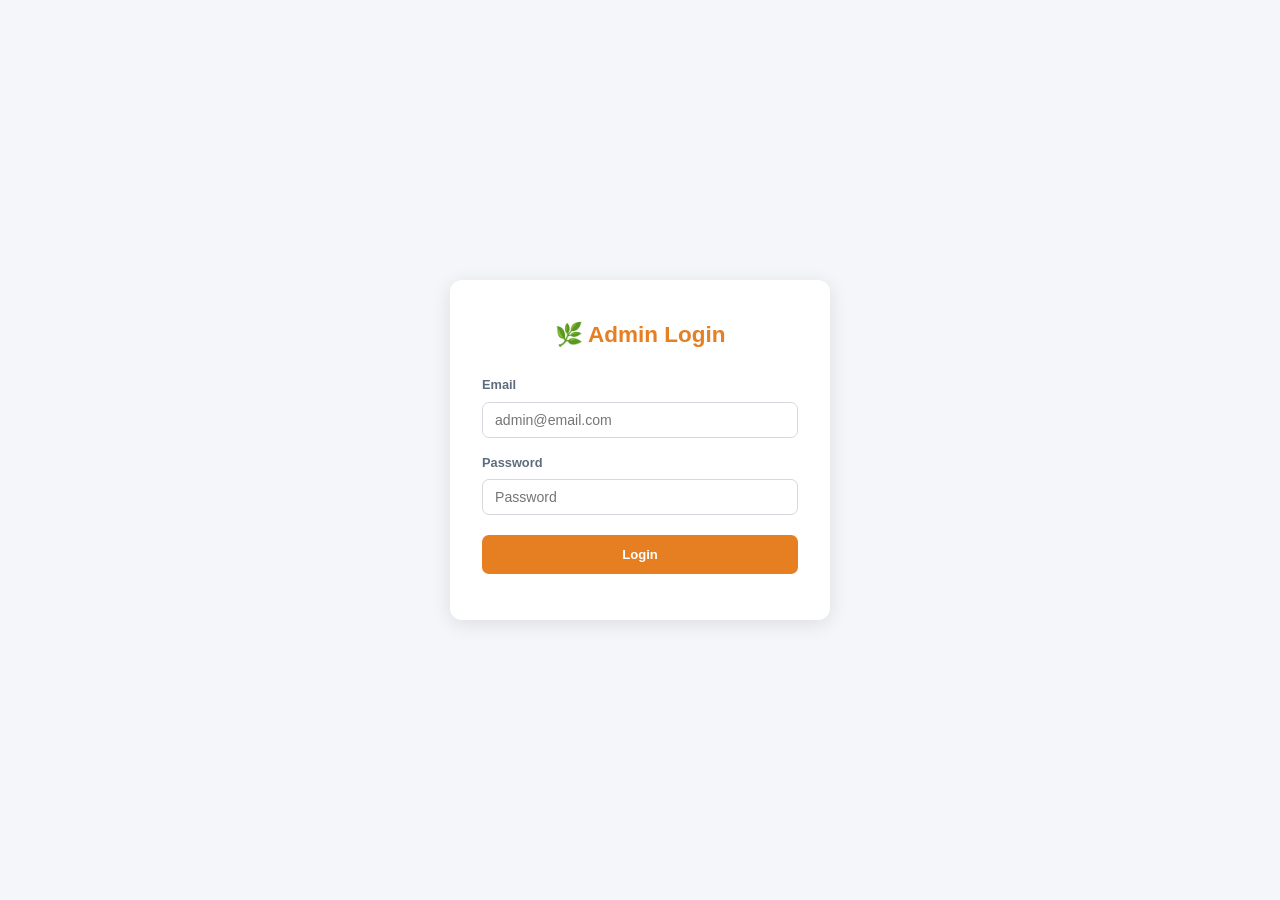
<file: admin/index.html>
<!DOCTYPE html>
<html lang="hi">
<head>
  <meta charset="UTF-8">
  <meta name="viewport" content="width=device-width, initial-scale=1.0">
  <title>Admin Panel | Ayurveda Quiz</title>
  <link rel="stylesheet" href="/assets/css/style.css">
  <link rel="stylesheet" href="/assets/css/admin.css">
  <!-- Quill rich text editor (CDN - no npm needed) -->
  <link href="https://cdn.quilljs.com/1.3.7/quill.snow.css" rel="stylesheet">
  <link rel="icon" href="/assets/img/logo.png" type="image/png">
</head>
<body class="admin-body">

<!-- Login Screen (shown if not authenticated) -->
<div id="admin-login-screen" style="min-height:100vh;display:flex;align-items:center;justify-content:center;background:#F4F6F9">
  <div style="background:white;padding:36px 32px;border-radius:12px;box-shadow:0 4px 20px rgba(0,0,0,0.1);width:100%;max-width:380px">
    <h2 style="color:#E67E22;margin-bottom:20px;text-align:center">🌿 Admin Login</h2>
    <form id="admin-login-form" onsubmit="adminLogin(event)">
      <div class="form-field" style="margin-bottom:14px">
        <label>Email</label>
        <input type="email" id="al-email" required placeholder="admin@email.com">
      </div>
      <div class="form-field" style="margin-bottom:20px">
        <label>Password</label>
        <input type="password" id="al-pass" required placeholder="Password">
      </div>
      <button type="submit" class="btn-admin btn-admin-primary" style="width:100%;justify-content:center;padding:12px" id="al-btn">Login</button>
      <div id="al-error" style="color:#E74C3C;font-size:0.82rem;margin-top:10px;text-align:center"></div>
    </form>
  </div>
</div>

<!-- Admin Layout (hidden until logged in) -->
<div class="admin-layout hidden" id="admin-app">

  <!-- Sidebar Overlay (mobile) -->
  <div class="sidebar-overlay" id="sidebar-overlay" onclick="toggleSidebar()"></div>

  <!-- Sidebar -->
  <aside class="admin-sidebar" id="admin-sidebar">
    <div class="admin-logo">
      <h2>🌿 Ayurveda Quiz</h2>
      <p>Admin Panel</p>
    </div>
    <nav class="admin-nav">
      <div class="admin-nav-section">Overview</div>
      <a class="active" data-panel="dashboard" onclick="showPanel('dashboard')"><span class="nav-icon">📊</span> Dashboard</a>
      <div class="admin-nav-section">Content</div>
      <a data-panel="posts" onclick="showPanel('posts')"><span class="nav-icon">📝</span> Blog Posts</a>
      <a data-panel="questions" onclick="showPanel('questions')"><span class="nav-icon">❓</span> Questions</a>
      <a data-panel="daily-quiz" onclick="showPanel('daily-quiz')"><span class="nav-icon">📅</span> Daily Quiz</a>
      <a data-panel="notes" onclick="showPanel('notes')"><span class="nav-icon">📖</span> Notes & Syllabus</a>
      <div class="admin-nav-section">Setup</div>
      <a data-panel="categories" onclick="showPanel('categories')"><span class="nav-icon">📚</span> Categories</a>
      <a data-panel="banners" onclick="showPanel('banners')"><span class="nav-icon">🖼</span> Banners</a>
      <div class="admin-nav-section">Actions</div>
      <a href="/" target="_blank"><span class="nav-icon">🌐</span> View Site</a>
      <a onclick="adminLogout()"><span class="nav-icon">🚪</span> Logout</a>
    </nav>
    <div class="admin-user-info">Logged in as <strong id="admin-name-display">Admin</strong></div>
  </aside>

  <!-- Main Content -->
  <div class="admin-main">
    <div class="admin-topbar">
      <div style="display:flex;align-items:center;gap:12px">
        <button onclick="toggleSidebar()" style="display:none;background:none;border:none;font-size:1.3rem;cursor:pointer" id="mob-menu-btn">☰</button>
        <div class="topbar-title" id="panel-title">Dashboard</div>
      </div>
      <div class="topbar-actions">
        <a href="/" target="_blank" class="btn-admin btn-admin-outline topbar-site-btn">🌐 View Site</a>
      </div>
    </div>

    <div class="admin-content">

      <!-- ── DASHBOARD ─────────────────────────────────────── -->
      <div class="admin-panel active" id="panel-dashboard">
        <div class="stats-grid" id="stats-grid">
          <div class="stat-card"><div class="label">Total Questions</div><div class="value" id="s-questions">-</div></div>
          <div class="stat-card" style="border-color:#27AE60"><div class="label">Users</div><div class="value" id="s-users">-</div></div>
          <div class="stat-card" style="border-color:#2980B9"><div class="label">Quiz Attempts</div><div class="value" id="s-attempts">-</div></div>
          <div class="stat-card" style="border-color:#8E44AD"><div class="label">Today Attempts</div><div class="value" id="s-today">-</div></div>
          <div class="stat-card" style="border-color:#16A085"><div class="label">Daily Quizzes</div><div class="value" id="s-daily">-</div></div>
          <div class="stat-card" style="border-color:#E91E63"><div class="label">Notes Published</div><div class="value" id="s-notes">-</div></div>
        </div>
        <div class="card" style="background:white;border-radius:10px;padding:20px;box-shadow:0 1px 6px rgba(0,0,0,0.06)">
          <h3 style="margin-bottom:12px;font-size:0.95rem">Quick Actions</h3>
          <div style="display:flex;gap:10px;flex-wrap:wrap">
            <button class="btn-admin btn-admin-primary" onclick="showPanel('questions')">➕ Add Question</button>
            <button class="btn-admin btn-admin-green" onclick="showPanel('daily-quiz')">📅 Upload Daily Quiz</button>
            <button class="btn-admin btn-admin-outline" onclick="showPanel('notes')">📖 Add Notes</button>
            <button class="btn-admin btn-admin-outline" onclick="showPanel('categories')">📚 Add Category</button>
          </div>
        </div>
      </div>

      <!-- ── QUESTIONS ──────────────────────────────────────── -->
      <div class="admin-panel" id="panel-questions">
        <div class="panel-header">
          <div class="panel-title">Questions Management</div>
          <button class="btn-admin btn-admin-primary" onclick="openQModal()">➕ Add Question</button>
        </div>

        <!-- Filter Bar -->
        <div class="filter-bar">
          <select id="q-filter-cat" onchange="loadQuestions(1)"><option value="">All Categories</option></select>
          <input type="text" id="q-search" placeholder="Search questions..." oninput="debounce(loadQuestions, 400)(1)" style="flex:1;min-width:200px">
          <button class="btn-admin btn-admin-outline" onclick="openBulkImport()">📥 Bulk Import CSV</button>
        </div>

        <div class="table-wrap">
          <table class="admin-table">
            <thead><tr>
              <th>#</th><th style="min-width:300px">Question</th><th>Category</th>
              <th>Correct</th><th>Difficulty</th><th>Status</th><th>Actions</th>
            </tr></thead>
            <tbody id="q-tbody"><tr><td colspan="7" style="text-align:center;padding:20px">Loading...</td></tr></tbody>
          </table>
        </div>
        <div class="pagination" id="q-pagination"></div>

        <!-- Bulk Import panel -->
        <div id="bulk-import-panel" class="admin-form hidden" style="margin-top:16px">
          <h3 style="margin-bottom:16px">📥 Bulk Import Questions (CSV)</h3>
          <div class="card" style="background:#FEF9F0;border:1px solid var(--border);padding:14px;margin-bottom:14px;border-radius:8px;font-size:0.85rem">
            <strong>CSV Format (columns in order):</strong><br>
            category_slug, question_text, option_a, option_b, option_c, option_d, correct_option (a/b/c/d), explanation, difficulty (easy/medium/hard), source, year
            <br><br>
            <a href="#" onclick="downloadSampleCsv()" style="color:var(--primary)">📥 Sample CSV Download</a>
          </div>
          <div class="upload-area" id="csv-drop-area" onclick="document.getElementById('csv-file-input').click()">
            <div class="icon">📄</div>
            <p>CSV file yahan drag karein ya click karein</p>
            <input type="file" id="csv-file-input" accept=".csv" onchange="uploadCsv(this.files[0])">
          </div>
          <div id="import-result" class="hidden" style="margin-top:12px"></div>
        </div>
      </div>

      <!-- ── DAILY QUIZ ─────────────────────────────────────── -->
      <div class="admin-panel" id="panel-daily-quiz">
        <div class="panel-header">
          <div class="panel-title">Daily Quiz Management</div>
        </div>
        <div class="admin-tabs">
          <button class="admin-tab-btn active" onclick="showDQTab('calendar')">📅 Calendar</button>
          <button class="admin-tab-btn" onclick="showDQTab('upload')">📥 Bulk Upload</button>
        </div>

        <!-- Calendar view -->
        <div id="dq-tab-calendar">
          <div id="dq-calendar-list"><div class="spinner-wrap"><div class="spinner"></div></div></div>
        </div>

        <!-- Upload -->
        <div id="dq-tab-upload" class="hidden">
          <div class="admin-form">
            <h3 style="margin-bottom:16px">📥 Monthly Quiz Sheet Upload</h3>
            <div class="card" style="background:#E8F8F0;border:1px solid #A9DFBF;padding:14px;margin-bottom:16px;border-radius:8px;font-size:0.85rem">
              <strong>CSV Format — Ek row = ek din, 10 questions inline:</strong><br>
              <code style="font-size:0.8rem">date, category_slug, q1_text, q1_a, q1_b, q1_c, q1_d, q1_correct, q1_explanation, q2_text, q2_a, ... q10_explanation</code>
              <br><br>
              <strong>Ya Question IDs use karein:</strong><br>
              <code style="font-size:0.8rem">date, q1_id, q2_id, q3_id, ... q10_id</code>
              <br><br>
              <a href="#" onclick="downloadDailySample()" style="color:var(--green)">📥 Sample CSV Download</a>
            </div>
            <div class="upload-area" onclick="document.getElementById('dq-file-input').click()">
              <div class="icon">📅</div>
              <p>Monthly quiz CSV file yahan drop karein</p>
              <input type="file" id="dq-file-input" accept=".csv" onchange="uploadDailyQuiz(this.files[0])">
            </div>
            <div id="dq-import-result" class="hidden" style="margin-top:12px"></div>
          </div>
        </div>
      </div>

      <!-- ── NOTES & SYLLABUS ────────────────────────────────── -->
      <div class="admin-panel" id="panel-notes">
        <div class="panel-header">
          <div class="panel-title">Notes & Syllabus</div>
          <button class="btn-admin btn-admin-primary" onclick="openNotesModal()">➕ Add Notes</button>
        </div>
        <div class="filter-bar">
          <select id="n-filter-cat" onchange="loadNotesList()"><option value="">All Categories</option></select>
          <select id="n-filter-type" onchange="loadNotesList()">
            <option value="">All Types</option>
            <option value="syllabus">Syllabus</option>
            <option value="short_notes">Short Notes</option>
            <option value="full_notes">Full Notes</option>
          </select>
        </div>
        <div class="table-wrap">
          <table class="admin-table">
            <thead><tr><th>#</th><th>Title</th><th>Category</th><th>Type</th><th>Status</th><th>Actions</th></tr></thead>
            <tbody id="notes-tbody"><tr><td colspan="6" style="text-align:center;padding:20px">Loading...</td></tr></tbody>
          </table>
        </div>
      </div>

      <!-- ── BLOG POSTS ──────────────────────────────────────── -->
      <div class="admin-panel" id="panel-posts">
        <div class="panel-header">
          <div class="panel-title">Blog Posts</div>
          <button class="btn-admin btn-admin-primary" onclick="openPostModal()">➕ New Post</button>
        </div>
        <div style="display:flex;gap:10px;margin-bottom:16px;flex-wrap:wrap">
          <input type="text" id="posts-search" placeholder="Title search..." style="flex:1;min-width:180px;padding:8px 12px;border:1px solid #ddd;border-radius:6px;font-size:0.85rem" oninput="loadPosts()">
          <input type="text" id="posts-cat-filter" placeholder="Category slug..." style="width:160px;padding:8px 12px;border:1px solid #ddd;border-radius:6px;font-size:0.85rem" oninput="loadPosts()">
        </div>
        <div class="table-wrap">
          <table class="admin-table">
            <thead><tr><th>#</th><th>Title</th><th>Category</th><th>Author</th><th>Published</th><th>Views</th><th>Status</th><th>Actions</th></tr></thead>
            <tbody id="posts-tbody"><tr><td colspan="8" style="text-align:center;padding:20px">Loading...</td></tr></tbody>
          </table>
        </div>
        <div id="posts-pagination" style="text-align:center;padding:16px"></div>
      </div>

      <!-- ── CATEGORIES ─────────────────────────────────────── -->
      <div class="admin-panel" id="panel-categories">
        <div class="panel-header">
          <div class="panel-title">Categories & Subjects</div>
          <button class="btn-admin btn-admin-primary" onclick="openCatModal()">➕ Add Category</button>
        </div>
        <div class="table-wrap">
          <table class="admin-table">
            <thead><tr><th>#</th><th>Name</th><th>Parent</th><th>Type</th><th>Questions</th><th>Status</th><th>Actions</th></tr></thead>
            <tbody id="cat-tbody"><tr><td colspan="7" style="text-align:center;padding:20px">Loading...</td></tr></tbody>
          </table>
        </div>
      </div>

      <!-- ── BANNERS ─────────────────────────────────────────── -->
      <div class="admin-panel" id="panel-banners">
        <div class="panel-header">
          <div class="panel-title">Homepage Banners</div>
          <button class="btn-admin btn-admin-primary" onclick="openBannerModal()">➕ Add Banner</button>
        </div>
        <div id="banners-list" class="admin-form">
          <div class="spinner-wrap"><div class="spinner"></div></div>
        </div>
      </div>

    </div><!-- /admin-content -->
  </div><!-- /admin-main -->
</div><!-- /admin-layout -->

<!-- ── MODALS ──────────────────────────────────────────────── -->

<!-- Post Modal -->
<div id="post-modal" class="hidden" style="position:fixed;inset:0;background:rgba(0,0,0,0.55);z-index:500;overflow-y:auto;display:none">
  <div style="background:white;max-width:860px;margin:24px auto;border-radius:12px;padding:28px 32px">

    <!-- Header -->
    <div style="display:flex;justify-content:space-between;align-items:center;margin-bottom:22px;padding-bottom:16px;border-bottom:2px solid #f0f2f5">
      <h3 id="post-modal-title" style="font-size:1.1rem;font-weight:800">New Post</h3>
      <button onclick="closeModal('post-modal')" style="background:none;border:none;font-size:1.4rem;cursor:pointer;color:#95a5a6">✕</button>
    </div>

    <form id="post-form" onsubmit="savePost(event)">
      <input type="hidden" id="pf-id">

      <!-- ① TITLE + SLUG -->
      <div style="margin-bottom:18px">
        <label style="font-size:0.8rem;font-weight:700;text-transform:uppercase;letter-spacing:.05em;color:#5a6a7a;display:block;margin-bottom:6px">Post Title *</label>
        <input type="text" id="pf-title" required placeholder="e.g. AIAPGET 2025 Complete Syllabus — Subject-wise Guide"
               style="width:100%;padding:10px 14px;border:1.5px solid #e0e6ec;border-radius:8px;font-size:1rem;font-weight:600"
               oninput="autoSlug()">
      </div>
      <div style="margin-bottom:22px">
        <label style="font-size:0.8rem;font-weight:700;text-transform:uppercase;letter-spacing:.05em;color:#5a6a7a;display:block;margin-bottom:4px">
          URL Slug <small style="font-weight:400;text-transform:none;letter-spacing:0">(auto-generated from title)</small>
        </label>
        <div style="display:flex;align-items:center;gap:8px">
          <span style="font-size:0.82rem;color:#95a5a6">ayurvedstudies.com/</span>
          <input type="text" id="pf-slug" placeholder="auto-generated"
                 style="flex:1;padding:7px 12px;border:1.5px solid #e0e6ec;border-radius:6px;font-family:monospace;font-size:0.82rem">
          <span style="font-size:0.82rem;color:#95a5a6">/</span>
        </div>
      </div>

      <!-- ② TWO COLUMN: Category + Meta -->
      <div style="display:grid;grid-template-columns:1fr 1fr;gap:16px;margin-bottom:18px">
        <div>
          <label style="font-size:0.8rem;font-weight:700;text-transform:uppercase;letter-spacing:.05em;color:#5a6a7a;display:block;margin-bottom:6px">Category *</label>
          <!-- Dropdown from existing + manual override -->
          <select id="pf-cat-select" onchange="onPostCatSelect()"
                  style="width:100%;padding:9px 12px;border:1.5px solid #e0e6ec;border-radius:8px;font-size:0.88rem;background:#fff;margin-bottom:6px">
            <option value="">— Select or type below —</option>
            <option value="latest-news|Latest News">📰 Latest News</option>
            <option value="job-alerts-ayush|Job Alerts (AYUSH)">💼 Job Alerts (AYUSH)</option>
            <option value="counselling-news|Counselling News">🏥 Counselling News</option>
            <option value="aiapget-news|AIAPGET News">🎯 AIAPGET News</option>
            <option value="traditional-knowledge|Traditional Knowledge">📜 Traditional Knowledge</option>
            <option value="ayush-courses|AYUSH Courses">📚 AYUSH Courses</option>
            <option value="bams-1st-year|BAMS 1st Year">📗 BAMS 1st Year</option>
            <option value="bams-2nd-year|BAMS 2nd Year">📗 BAMS 2nd Year</option>
            <option value="bams-3rd-year|BAMS 3rd Year">📘 BAMS 3rd Year</option>
            <option value="aiapget|AIAPGET">🏆 AIAPGET</option>
            <option value="ncism|NCISM">📋 NCISM</option>
            <option value="samhita|Samhita">📜 Samhita</option>
            <option value="govt-exam|Govt Exams">🏛 Govt Exams</option>
            <option value="_custom_">+ Custom Category</option>
          </select>
          <input type="text" id="pf-category" placeholder="Category name" oninput="autoCatSlug()"
                 style="width:100%;padding:7px 12px;border:1.5px solid #e0e6ec;border-radius:6px;font-size:0.85rem">
          <input type="text" id="pf-category-slug" placeholder="category-slug"
                 style="width:100%;margin-top:5px;padding:7px 12px;border:1.5px solid #e0e6ec;border-radius:6px;font-family:monospace;font-size:0.78rem">
        </div>
        <div>
          <label style="font-size:0.8rem;font-weight:700;text-transform:uppercase;letter-spacing:.05em;color:#5a6a7a;display:block;margin-bottom:6px">Author</label>
          <input type="text" id="pf-author" value="Admin"
                 style="width:100%;padding:9px 12px;border:1.5px solid #e0e6ec;border-radius:8px;font-size:0.88rem;margin-bottom:10px">
          <label style="font-size:0.8rem;font-weight:700;text-transform:uppercase;letter-spacing:.05em;color:#5a6a7a;display:block;margin-bottom:6px">Published Date</label>
          <input type="datetime-local" id="pf-published-at"
                 style="width:100%;padding:9px 12px;border:1.5px solid #e0e6ec;border-radius:8px;font-size:0.85rem">
        </div>
      </div>

      <!-- ③ THUMBNAIL UPLOAD -->
      <div style="margin-bottom:18px">
        <label style="font-size:0.8rem;font-weight:700;text-transform:uppercase;letter-spacing:.05em;color:#5a6a7a;display:block;margin-bottom:8px">
          Thumbnail Image <small style="font-weight:400;text-transform:none">— recommended 1200×630 px</small>
        </label>
        <!-- Preview -->
        <div id="pf-thumb-preview" style="width:100%;height:160px;background:#f4f6f8;border:2px dashed #d0d8e4;border-radius:10px;display:flex;align-items:center;justify-content:center;margin-bottom:10px;overflow:hidden;cursor:pointer" onclick="document.getElementById('pf-thumb-file').click()">
          <span id="pf-thumb-preview-label" style="color:#95a5a6;font-size:0.88rem;text-align:center">
            🖼 Click here to upload image<br><small>or paste URL below</small>
          </span>
        </div>
        <!-- Upload Controls -->
        <div style="display:flex;gap:8px;align-items:center;flex-wrap:wrap">
          <button type="button" class="btn-admin btn-admin-primary" style="padding:7px 16px;font-size:0.82rem"
                  onclick="document.getElementById('pf-thumb-file').click()" id="pf-thumb-upload-btn">
            📤 Upload from Computer
          </button>
          <input type="file" id="pf-thumb-file" accept="image/jpeg,image/png,image/webp" style="display:none" onchange="uploadPostThumb(this)">
          <span style="font-size:0.78rem;color:#95a5a6">or</span>
          <input type="url" id="pf-thumbnail" placeholder="Paste image URL: https://..."
                 style="flex:1;min-width:200px;padding:7px 12px;border:1.5px solid #e0e6ec;border-radius:6px;font-size:0.82rem"
                 oninput="previewPostThumb(this.value)">
        </div>
        <div id="pf-thumb-status" style="font-size:0.8rem;margin-top:6px;height:18px"></div>
      </div>

      <!-- ④ EXCERPT / SEO META -->
      <div style="margin-bottom:18px">
        <label style="font-size:0.8rem;font-weight:700;text-transform:uppercase;letter-spacing:.05em;color:#5a6a7a;display:block;margin-bottom:4px">
          SEO Meta Description / Excerpt
          <span id="pf-excerpt-count" style="font-weight:400;color:#95a5a6;text-transform:none;font-size:0.75rem;margin-left:8px">0 / 160 chars</span>
        </label>
        <textarea id="pf-excerpt" rows="2" maxlength="300"
                  placeholder="160 characters mein post ka summary — Google search result mein yahi dikhega..."
                  style="width:100%;padding:10px 14px;border:1.5px solid #e0e6ec;border-radius:8px;font-size:0.88rem;resize:vertical"
                  oninput="updateExcerptCount()"></textarea>
        <div id="pf-excerpt-hint" style="font-size:0.75rem;color:#95a5a6;margin-top:3px">
          💡 100–160 characters ideal for Google SEO
        </div>
      </div>

      <!-- ⑤ CONTENT EDITOR -->
      <div style="margin-bottom:18px">
        <label style="font-size:0.8rem;font-weight:700;text-transform:uppercase;letter-spacing:.05em;color:#5a6a7a;display:block;margin-bottom:8px">Post Content *</label>
        <div id="post-editor" style="min-height:320px;font-size:0.95rem"></div>
        <input type="hidden" id="pf-content">
      </div>

      <!-- ⑥ STATUS ROW -->
      <div style="display:flex;gap:28px;align-items:center;background:#f8f9fa;border-radius:8px;padding:14px 18px;margin-bottom:20px;flex-wrap:wrap">
        <label style="display:flex;align-items:center;gap:8px;cursor:pointer;font-size:0.88rem;font-weight:600">
          <input type="checkbox" id="pf-published" checked style="width:16px;height:16px;accent-color:#1a6e3c">
          <span>✅ Published (Live)</span>
        </label>
        <label style="display:flex;align-items:center;gap:8px;cursor:pointer;font-size:0.88rem;font-weight:600">
          <input type="checkbox" id="pf-featured" style="width:16px;height:16px;accent-color:#E67E22">
          <span>⭐ Featured (Must Read badge)</span>
        </label>
      </div>

      <!-- ⑦ SAVE BUTTONS -->
      <div style="display:flex;gap:10px">
        <button type="submit" class="btn-admin btn-admin-primary" id="post-save-btn" style="padding:10px 28px;font-size:0.92rem">
          💾 Save Post
        </button>
        <button type="submit" id="post-draft-btn" class="btn-admin btn-admin-outline" style="padding:10px 20px;font-size:0.88rem"
                onclick="document.getElementById('pf-published').checked=false">
          Save as Draft
        </button>
        <button type="button" onclick="closeModal('post-modal')" class="btn-admin btn-admin-outline" style="margin-left:auto">
          Cancel
        </button>
      </div>
    </form>
  </div>
</div>

<!-- Question Modal -->
<div id="q-modal" class="hidden" style="position:fixed;inset:0;background:rgba(0,0,0,0.5);z-index:500;overflow-y:auto;display:none">
  <div style="background:white;max-width:700px;margin:24px auto;border-radius:12px;padding:24px">
    <div style="display:flex;justify-content:space-between;margin-bottom:16px">
      <h3 id="q-modal-title">Add Question</h3>
      <button onclick="closeModal('q-modal')" style="background:none;border:none;font-size:1.3rem;cursor:pointer">✕</button>
    </div>
    <form id="q-form" onsubmit="saveQuestion(event)">
      <input type="hidden" id="qf-id">
      <div class="form-row">
        <div class="form-field" style="grid-column:1/-1">
          <label>Category *</label>
          <select id="qf-cat" required><option value="">Select category...</option></select>
        </div>
        <div class="form-field" style="grid-column:1/-1">
          <label>Question Text *</label>
          <textarea id="qf-text" rows="3" required placeholder="Question enter karein..."></textarea>
        </div>
        <div class="form-field"><label>Option A *</label><input type="text" id="qf-a" required></div>
        <div class="form-field"><label>Option B *</label><input type="text" id="qf-b" required></div>
        <div class="form-field"><label>Option C *</label><input type="text" id="qf-c" required></div>
        <div class="form-field"><label>Option D *</label><input type="text" id="qf-d" required></div>
        <div class="form-field">
          <label>Correct Answer *</label>
          <select id="qf-correct" required>
            <option value="">Select...</option>
            <option value="a">A</option><option value="b">B</option>
            <option value="c">C</option><option value="d">D</option>
          </select>
        </div>
        <div class="form-field">
          <label>Difficulty</label>
          <select id="qf-diff">
            <option value="easy">Easy</option>
            <option value="medium" selected>Medium</option>
            <option value="hard">Hard</option>
          </select>
        </div>
        <div class="form-field"><label>Source (optional)</label><input type="text" id="qf-source" placeholder="AIAPGET 2022, Charaka..."></div>
        <div class="form-field"><label>Year (optional)</label><input type="number" id="qf-year" placeholder="2022"></div>
        <div class="form-field" style="grid-column:1/-1">
          <label>Explanation (optional)</label>
          <textarea id="qf-explanation" rows="3" placeholder="Answer ka explanation..."></textarea>
        </div>
      </div>
      <div class="form-actions">
        <button type="submit" class="btn-admin btn-admin-primary" id="qf-submit-btn">Save Question</button>
        <button type="button" class="btn-admin btn-admin-outline" onclick="closeModal('q-modal')">Cancel</button>
      </div>
    </form>
  </div>
</div>

<!-- Notes Modal -->
<div id="notes-modal" class="hidden" style="position:fixed;inset:0;background:rgba(0,0,0,0.5);z-index:500;overflow-y:auto;display:none">
  <div style="background:white;max-width:900px;margin:24px auto;border-radius:12px;padding:24px">
    <div style="display:flex;justify-content:space-between;margin-bottom:16px">
      <h3 id="notes-modal-title">Add Notes</h3>
      <button onclick="closeModal('notes-modal')" style="background:none;border:none;font-size:1.3rem;cursor:pointer">✕</button>
    </div>
    <form id="notes-form" onsubmit="saveNotes(event)">
      <input type="hidden" id="nf-id">
      <div class="form-row">
        <div class="form-field">
          <label>Category *</label>
          <select id="nf-cat" required><option value="">Select...</option></select>
        </div>
        <div class="form-field">
          <label>Type *</label>
          <select id="nf-type">
            <option value="syllabus">Syllabus</option>
            <option value="short_notes" selected>Short Notes</option>
            <option value="full_notes">Full Notes</option>
          </select>
        </div>
        <div class="form-field" style="grid-column:1/-1">
          <label>Title *</label>
          <input type="text" id="nf-title" required placeholder="Notes title...">
        </div>
        <div class="form-field" style="grid-column:1/-1">
          <label>Content (HTML supported — use editor below)</label>
          <div id="ql-editor-container">
            <div id="notes-editor" style="min-height:300px"></div>
          </div>
        </div>
        <div class="form-field">
          <label>Published</label>
          <select id="nf-published">
            <option value="1">Yes (Visible)</option>
            <option value="0">No (Draft)</option>
          </select>
        </div>
        <div class="form-field">
          <label>Display Order</label>
          <input type="number" id="nf-order" value="0">
        </div>
      </div>
      <div class="form-actions">
        <button type="submit" class="btn-admin btn-admin-primary">Save Notes</button>
        <button type="button" class="btn-admin btn-admin-outline" onclick="closeModal('notes-modal')">Cancel</button>
      </div>
    </form>
  </div>
</div>

<!-- Category Modal -->
<div id="cat-modal" class="hidden" style="position:fixed;inset:0;background:rgba(0,0,0,0.5);z-index:500;overflow-y:auto;display:none">
  <div style="background:white;max-width:600px;margin:24px auto;border-radius:12px;padding:24px">
    <div style="display:flex;justify-content:space-between;margin-bottom:16px">
      <h3 id="cat-modal-title">Add Category</h3>
      <button onclick="closeModal('cat-modal')" style="background:none;border:none;font-size:1.3rem;cursor:pointer">✕</button>
    </div>
    <form id="cat-form" onsubmit="saveCategory(event)">
      <input type="hidden" id="cf-id">
      <div class="form-row">
        <div class="form-field" style="grid-column:1/-1">
          <label>Name *</label>
          <input type="text" id="cf-name" required placeholder="Category name...">
        </div>
        <div class="form-field">
          <label>Type *</label>
          <select id="cf-type" onchange="onCatTypeChange()">
            <option value="subject">Subject</option>
            <option value="bams_year">BAMS Year</option>
            <option value="samhita">Samhita</option>
            <option value="aiapget">AIAPGET</option>
            <option value="govt_exam">Govt Exam</option>
          </select>
        </div>
        <div class="form-field">
          <label>Parent Category</label>
          <select id="cf-parent"><option value="">None (Root)</option></select>
        </div>
        <div class="form-field" id="cf-year-field" class="hidden">
          <label>BAMS Year</label>
          <select id="cf-year"><option value="">-</option><option value="1">1st Year</option><option value="2">2nd Year</option><option value="3">3rd Year</option></select>
        </div>
        <div class="form-field">
          <label>Icon (emoji)</label>
          <input type="text" id="cf-icon" placeholder="📚" maxlength="5">
        </div>
        <div class="form-field">
          <label>Color</label>
          <input type="color" id="cf-color" value="#E67E22">
        </div>
        <div class="form-field">
          <label>Display Order</label>
          <input type="number" id="cf-order" value="0">
        </div>
        <div class="form-field">
          <label>Active</label>
          <select id="cf-active"><option value="1">Yes</option><option value="0">No</option></select>
        </div>
      </div>
      <div class="form-actions">
        <button type="submit" class="btn-admin btn-admin-primary">Save Category</button>
        <button type="button" class="btn-admin btn-admin-outline" onclick="closeModal('cat-modal')">Cancel</button>
      </div>
    </form>
  </div>
</div>

<!-- Banner Modal -->
<div id="banner-modal" class="hidden" style="position:fixed;inset:0;background:rgba(0,0,0,0.5);z-index:500;overflow-y:auto;display:none">
  <div style="background:white;max-width:540px;margin:24px auto;border-radius:12px;padding:24px">
    <div style="display:flex;justify-content:space-between;margin-bottom:16px">
      <h3 id="banner-modal-title">Add Banner</h3>
      <button onclick="closeModal('banner-modal')" style="background:none;border:none;font-size:1.3rem;cursor:pointer">✕</button>
    </div>
    <form id="banner-form" onsubmit="saveBanner(event)">
      <input type="hidden" id="bf-id">

      <!-- Image Upload Area -->
      <div class="form-field" style="margin-bottom:14px">
        <label>Banner Image *</label>
        <!-- Preview -->
        <div id="bf-img-preview" style="width:100%;aspect-ratio:21/7;background:#f0f4f8;border-radius:8px;margin-bottom:10px;overflow:hidden;display:flex;align-items:center;justify-content:center;border:2px dashed #cdd5df">
          <span style="color:#95a5a6;font-size:0.82rem" id="bf-preview-label">No image selected</span>
        </div>
        <!-- Upload button + file input -->
        <div style="display:flex;gap:8px;align-items:center;flex-wrap:wrap">
          <button type="button" class="btn-admin btn-admin-primary" onclick="document.getElementById('bf-file-input').click()" id="bf-upload-btn">
            📤 Upload Image
          </button>
          <input type="file" id="bf-file-input" accept="image/jpeg,image/png,image/webp,image/gif" style="display:none" onchange="uploadBannerImage(this)">
          <span style="font-size:0.78rem;color:#7F8C8D">or paste URL below</span>
        </div>
        <input type="text" id="bf-img" required placeholder="https://... or /uploads/banners/img.jpg" style="margin-top:8px" oninput="previewBannerUrl(this.value)">
        <small style="color:#888">Recommended size: 1200 × 400 px (JPG/PNG/WebP, max 5MB)</small>
      </div>

      <div class="form-field" style="margin-bottom:14px">
        <label>Link URL (where to go on click)</label>
        <input type="text" id="bf-link" placeholder="/category/aiapget or https://...">
      </div>

      <!-- Hidden fields kept for API compatibility but not shown (image-only slider) -->
      <input type="hidden" id="bf-title" value="Banner">
      <input type="hidden" id="bf-subtitle" value="">
      <input type="hidden" id="bf-color" value="#1a6e3c">

      <div id="bf-upload-status" style="font-size:0.82rem;margin-bottom:10px"></div>

      <div class="form-actions">
        <button type="submit" class="btn-admin btn-admin-primary" id="bf-save-btn">Save Banner</button>
        <button type="button" class="btn-admin btn-admin-outline" onclick="closeModal('banner-modal')">Cancel</button>
      </div>
    </form>
  </div>
</div>

<script src="https://cdn.quilljs.com/1.3.7/quill.min.js"></script>
<script src="/assets/js/app.js"></script>
<script src="/assets/js/admin/admin.js"></script>
</body>
</html>
</file>
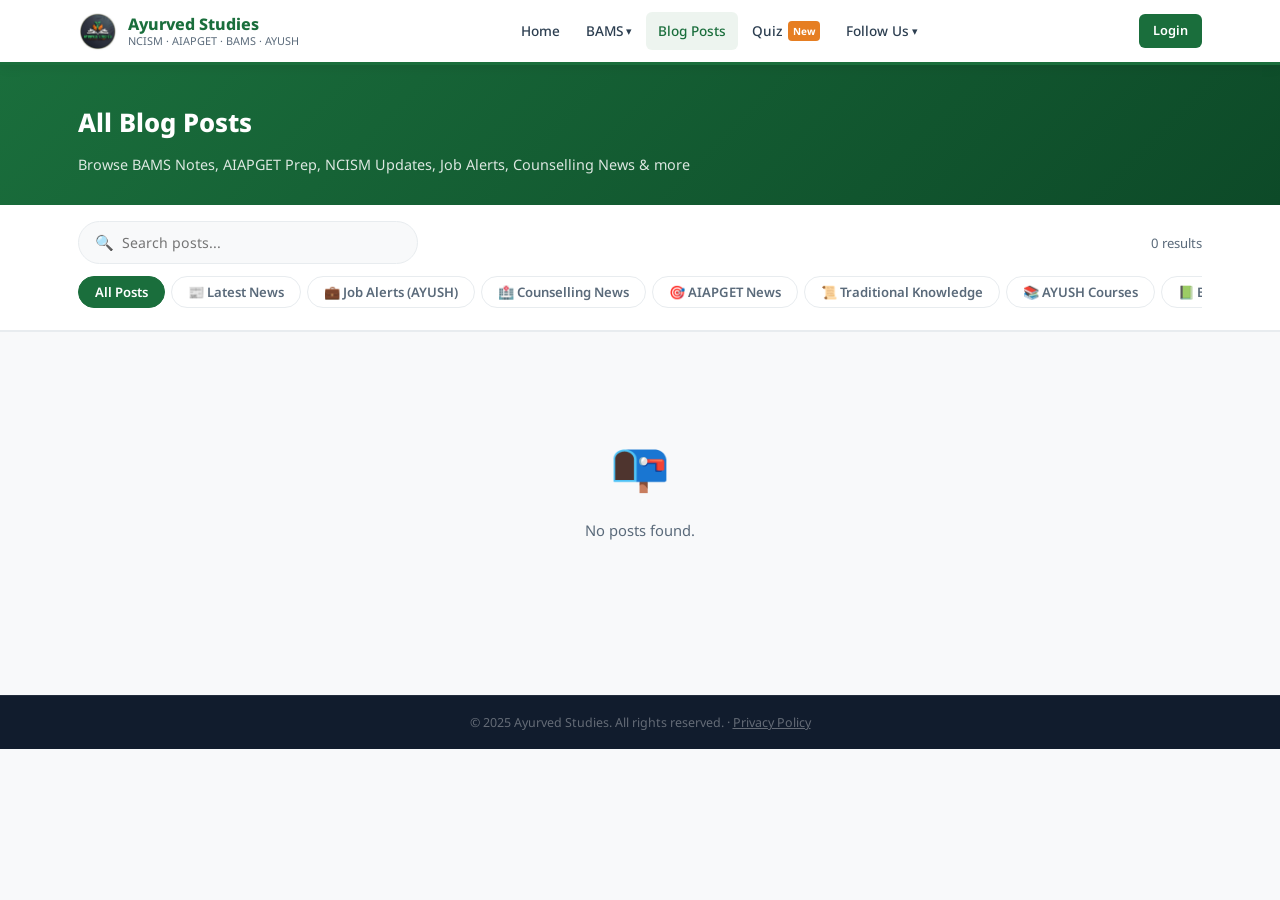
<file: blog-post/index.html>
<!DOCTYPE html>
<html lang="en">
<head>
  <meta charset="UTF-8">
  <meta name="viewport" content="width=device-width, initial-scale=1.0">
  <title>All Blog Posts – Ayurved Studies</title>
  <meta name="description" content="Read all articles on BAMS, AIAPGET, NCISM, AYUSH Job Alerts, Counselling News, Samhita and Traditional Knowledge at Ayurved Studies.">
  <link rel="stylesheet" href="/assets/css/style.css">
  <link rel="icon" type="image/png" href="/assets/img/favicon.png">
  <link rel="preconnect" href="https://fonts.googleapis.com">
  <link href="https://fonts.googleapis.com/css2?family=Noto+Sans:wght@400;500;600;700;800&display=swap" rel="stylesheet">
  <style>
    /* ── Blog page specific ── */
    .blog-page-header{background:linear-gradient(135deg,var(--primary) 0%,#0d4a28 100%);color:#fff;padding:36px 0 28px}
    .blog-page-header h1{font-size:1.6rem;font-weight:800;margin-bottom:8px}
    .blog-page-header p{font-size:0.9rem;opacity:.85}
    .blog-controls{background:#fff;border-bottom:2px solid var(--border);padding:16px 0;position:sticky;top:62px;z-index:100}
    .blog-controls-inner{display:flex;gap:12px;align-items:center;flex-wrap:wrap}
    .blog-search-wrap{display:flex;align-items:center;gap:8px;background:var(--bg);border:1.5px solid var(--border);border-radius:24px;padding:8px 16px;flex:1;min-width:200px;max-width:340px}
    .blog-search-wrap input{border:none;background:transparent;outline:none;font-size:0.88rem;width:100%;font-family:var(--font)}
    .blog-result-count{font-size:0.82rem;color:var(--text-mid);margin-left:auto;white-space:nowrap}
    .blog-filter-wrap{overflow-x:auto;-webkit-overflow-scrolling:touch;scrollbar-width:none;padding-bottom:2px}
    .blog-filter-wrap::-webkit-scrollbar{display:none}
    .blog-filter-tabs{display:flex;gap:6px;min-width:max-content;padding:12px 0 4px}
    .blog-filter-tab{background:#fff;border:1.5px solid var(--border);border-radius:20px;padding:6px 16px;font-size:0.82rem;font-weight:600;color:var(--text-mid);cursor:pointer;white-space:nowrap;transition:.18s;font-family:var(--font)}
    .blog-filter-tab:hover{border-color:var(--primary);color:var(--primary)}
    .blog-filter-tab.active{background:var(--primary);border-color:var(--primary);color:#fff}
    .blog-grid-section{padding:28px 0 48px}
    .blog-empty{grid-column:1/-1;text-align:center;padding:64px 20px;color:var(--text-mid)}
    .blog-empty .icon{font-size:3rem;margin-bottom:12px}
    .blog-empty p{font-size:0.92rem}
    .blog-load-more-wrap{grid-column:1/-1;text-align:center;margin-top:12px}
  </style>
</head>
<body>

<!-- ── Navbar ─────────────────────────────────────── -->
<nav class="navbar">
  <div class="container nav-inner">
    <a href="/" class="nav-brand">
      <img src="/assets/img/logo.png" alt="Ayurved Studies" class="nav-brand-logo">
      <div class="nav-brand-text">
        <span class="site-name">Ayurved Studies</span>
        <span class="site-tagline">NCISM · AIAPGET · BAMS · AYUSH</span>
      </div>
    </a>
    <div class="nav-menu" id="nav-menu">
      <a href="/">Home</a>
      <div class="nav-dropdown">
        <a href="/category/bams" class="nav-dropdown-trigger">BAMS <span class="nav-caret">▾</span></a>
        <div class="nav-dropdown-menu">
          <a href="/category/bams-1st-year">📚 1st Year</a>
          <a href="/category/bams-2nd-year">📗 2nd Year</a>
          <a href="/category/bams-3rd-year">📘 3rd Year</a>
          <div class="nav-dd-divider"></div>
          <a href="/category/aiapget">🎯 AIAPGET</a>
          <a href="/category/ncism">📋 NCISM</a>
        </div>
      </div>
      <a href="/blog-post/" class="active">Blog Posts</a>
      <a href="/pages/quiz.html">Quiz <span class="new-badge">New</span></a>
      <div class="nav-dropdown">
        <a href="#" class="nav-dropdown-trigger">Follow Us <span class="nav-caret">▾</span></a>
        <div class="nav-dropdown-menu">
          <a href="#" target="_blank" rel="noopener">▶ YouTube</a>
          <a href="#" target="_blank" rel="noopener">📷 Instagram</a>
          <a href="#" target="_blank" rel="noopener">✈ Telegram</a>
          <div class="nav-dd-divider"></div>
          <a href="https://play.google.com/store/apps/details?id=co.diy4.mvewg" target="_blank" rel="noopener">🤖 Android App</a>
          <a href="https://apps.apple.com/in/app/ayurved-studies/id6747332414" target="_blank" rel="noopener"> iOS App</a>
        </div>
      </div>
    </div>
    <div class="nav-actions">
      <div id="nav-login-btn"><a href="/pages/login.html" class="btn btn-primary btn-sm">Login</a></div>
      <div class="hidden" id="nav-user-btn">
        <a href="/pages/profile.html" class="btn btn-outline btn-sm">👤 <span id="nav-user-name"></span></a>
      </div>
    </div>
    <button class="nav-hamburger" id="nav-burger" aria-label="Menu">☰</button>
  </div>
</nav>

<!-- ── Page Header ────────────────────────────────── -->
<div class="blog-page-header">
  <div class="container">
    <h1>All Blog Posts</h1>
    <p>Browse BAMS Notes, AIAPGET Prep, NCISM Updates, Job Alerts, Counselling News &amp; more</p>
  </div>
</div>

<!-- ── Controls: Search + Category Filter ─────────── -->
<div class="blog-controls">
  <div class="container">
    <div class="blog-controls-inner">
      <div class="blog-search-wrap">
        <span>🔍</span>
        <input type="text" id="blog-search" placeholder="Search posts..." autocomplete="off">
      </div>
      <span class="blog-result-count" id="blog-count"></span>
    </div>
    <div class="blog-filter-wrap">
      <div class="blog-filter-tabs">
        <button class="blog-filter-tab active" data-cat="" onclick="setCatFilter(this)">All Posts</button>
        <button class="blog-filter-tab" data-cat="latest-news" onclick="setCatFilter(this)">📰 Latest News</button>
        <button class="blog-filter-tab" data-cat="job-alerts-ayush" onclick="setCatFilter(this)">💼 Job Alerts (AYUSH)</button>
        <button class="blog-filter-tab" data-cat="counselling-news" onclick="setCatFilter(this)">🏥 Counselling News</button>
        <button class="blog-filter-tab" data-cat="aiapget-news" onclick="setCatFilter(this)">🎯 AIAPGET News</button>
        <button class="blog-filter-tab" data-cat="traditional-knowledge" onclick="setCatFilter(this)">📜 Traditional Knowledge</button>
        <button class="blog-filter-tab" data-cat="ayush-courses" onclick="setCatFilter(this)">📚 AYUSH Courses</button>
        <button class="blog-filter-tab" data-cat="bams" onclick="setCatFilter(this)">📗 BAMS</button>
        <button class="blog-filter-tab" data-cat="ncism" onclick="setCatFilter(this)">📋 NCISM</button>
        <button class="blog-filter-tab" data-cat="samhita" onclick="setCatFilter(this)">📜 Samhita</button>
        <button class="blog-filter-tab" data-cat="aiapget" onclick="setCatFilter(this)">🏆 AIAPGET</button>
      </div>
    </div>
  </div>
</div>

<!-- ── Posts Grid ─────────────────────────────────── -->
<div class="blog-grid-section">
  <div class="container">
    <div class="posts-grid posts-grid-fw" id="blog-posts-grid">
      <div style="grid-column:1/-1" class="spinner-wrap"><div class="spinner"></div></div>
    </div>
  </div>
</div>

<!-- ── Footer ─────────────────────────────────────── -->
<footer class="footer">
  <div class="footer-bottom">
    <div class="container">
      © 2025 Ayurved Studies. All rights reserved.
      · <a href="/privacy-policy/" style="color:inherit;text-decoration:underline">Privacy Policy</a>
    </div>
  </div>
</footer>

<script src="/assets/js/app.js"></script>
<script src="/assets/js/blog.js"></script>
</body>
</html>
</file>
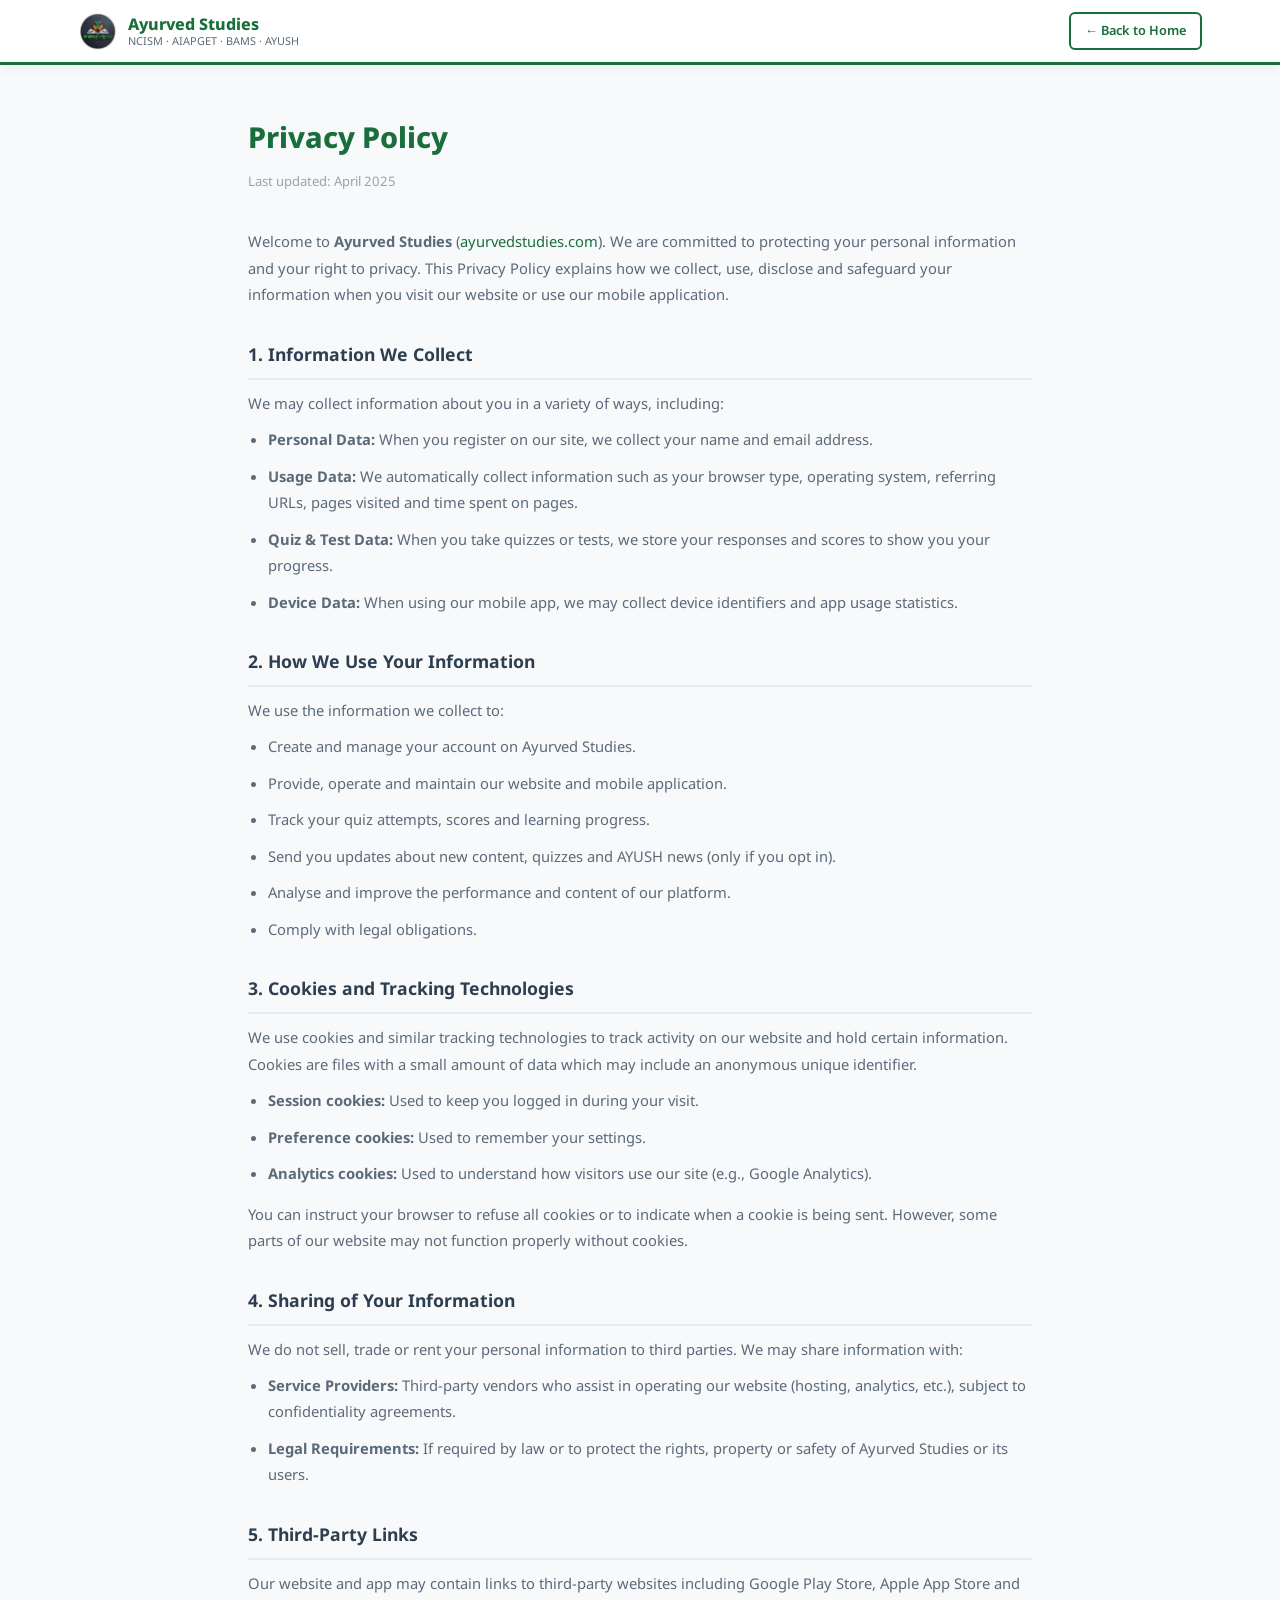
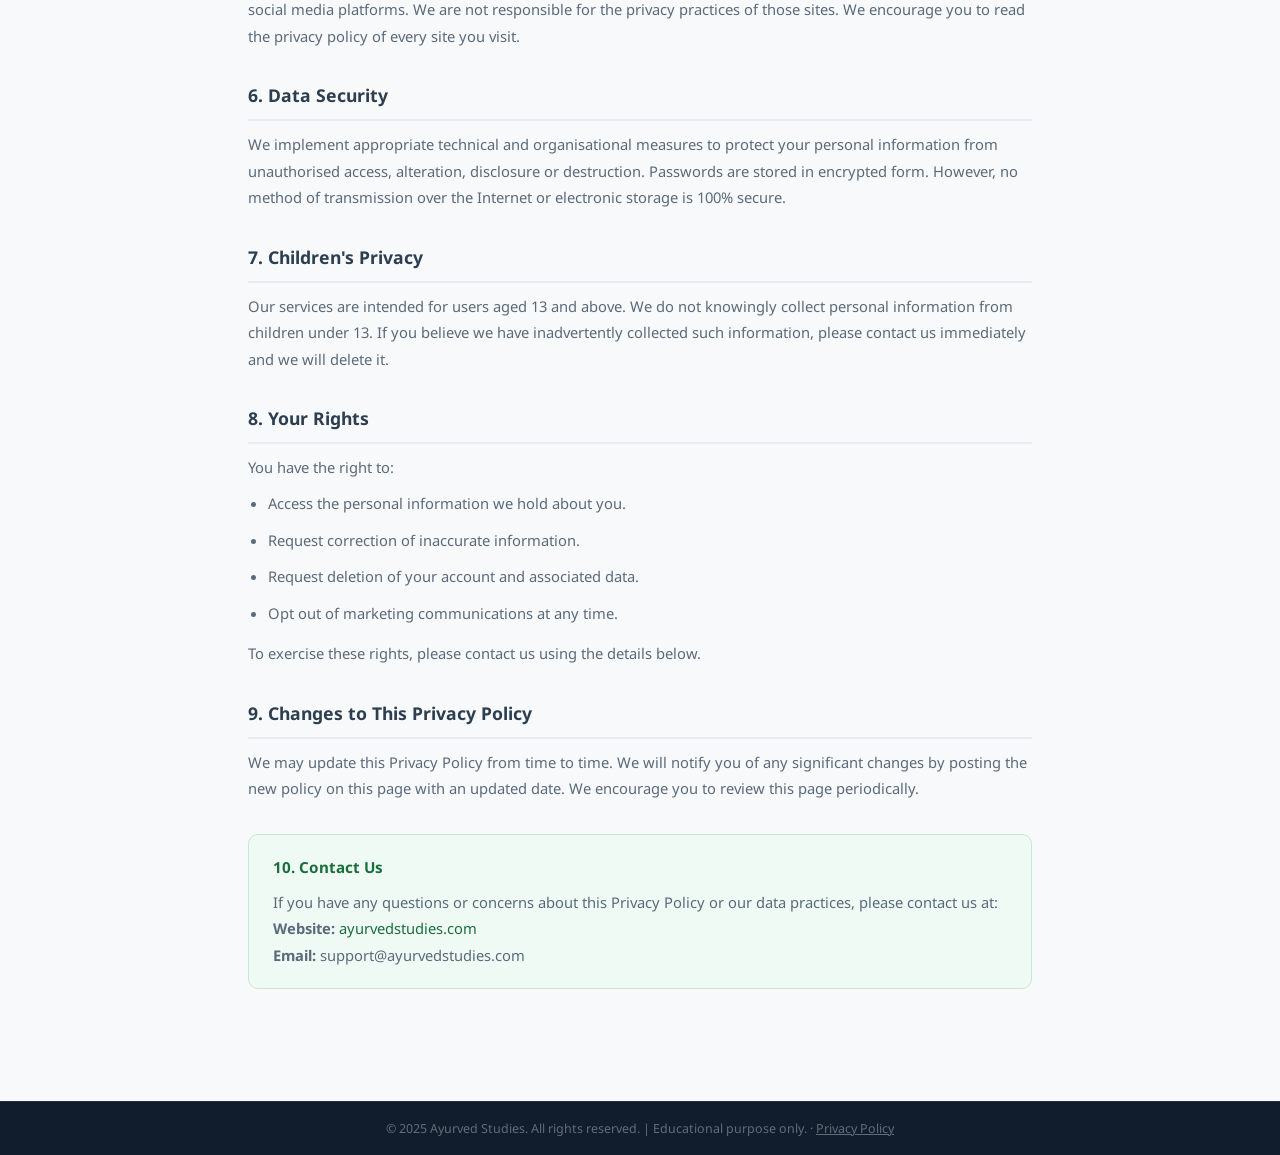
<file: privacy-policy/index.html>
<!DOCTYPE html>
<html lang="en">
<head>
  <meta charset="UTF-8">
  <meta name="viewport" content="width=device-width, initial-scale=1.0">
  <title>Privacy Policy – Ayurved Studies</title>
  <meta name="description" content="Privacy Policy of Ayurved Studies. Learn how we collect, use and protect your personal information.">
  <meta name="robots" content="noindex, follow">
  <link rel="stylesheet" href="/assets/css/style.css">
  <link rel="icon" type="image/png" href="/assets/img/favicon.png">
  <link rel="preconnect" href="https://fonts.googleapis.com">
  <link href="https://fonts.googleapis.com/css2?family=Noto+Sans:wght@400;500;600;700;800&display=swap" rel="stylesheet">
  <style>
    .policy-body{max-width:820px;margin:0 auto;padding:48px 18px 72px}
    .policy-body h1{font-size:1.8rem;font-weight:800;color:var(--primary);margin-bottom:8px}
    .policy-body .last-updated{font-size:0.82rem;color:var(--text-light);margin-bottom:36px;display:block}
    .policy-body h2{font-size:1.1rem;font-weight:700;color:var(--text);margin:32px 0 10px;padding-bottom:8px;border-bottom:2px solid var(--border)}
    .policy-body p,.policy-body li{font-size:0.92rem;color:var(--text-mid);line-height:1.8;margin-bottom:10px}
    .policy-body ul{padding-left:20px;margin-bottom:14px}
    .policy-body a{color:var(--primary)}
    .policy-contact{background:#f0faf5;border:1.5px solid #c8e6d0;border-radius:var(--radius);padding:20px 24px;margin-top:32px}
    .policy-contact h3{font-size:0.95rem;font-weight:700;color:var(--primary);margin-bottom:8px}
    .policy-contact p{margin-bottom:0}
  </style>
</head>
<body>

<!-- ── Navbar ─────────────────────────────────────── -->
<nav class="navbar">
  <div class="container nav-inner">
    <a href="/" class="nav-brand">
      <img src="/assets/img/logo.png" alt="Ayurved Studies" class="nav-brand-logo">
      <div class="nav-brand-text">
        <span class="site-name">Ayurved Studies</span>
        <span class="site-tagline">NCISM · AIAPGET · BAMS · AYUSH</span>
      </div>
    </a>
    <div class="nav-actions">
      <a href="/" class="btn btn-outline btn-sm">← Back to Home</a>
    </div>
  </div>
</nav>

<!-- ── Policy Content ─────────────────────────────── -->
<div class="policy-body">

  <h1>Privacy Policy</h1>
  <span class="last-updated">Last updated: April 2025</span>

  <p>
    Welcome to <strong>Ayurved Studies</strong> (<a href="https://ayurvedstudies.com">ayurvedstudies.com</a>).
    We are committed to protecting your personal information and your right to privacy.
    This Privacy Policy explains how we collect, use, disclose and safeguard your information
    when you visit our website or use our mobile application.
  </p>

  <h2>1. Information We Collect</h2>
  <p>We may collect information about you in a variety of ways, including:</p>
  <ul>
    <li><strong>Personal Data:</strong> When you register on our site, we collect your name and email address.</li>
    <li><strong>Usage Data:</strong> We automatically collect information such as your browser type, operating system, referring URLs, pages visited and time spent on pages.</li>
    <li><strong>Quiz & Test Data:</strong> When you take quizzes or tests, we store your responses and scores to show you your progress.</li>
    <li><strong>Device Data:</strong> When using our mobile app, we may collect device identifiers and app usage statistics.</li>
  </ul>

  <h2>2. How We Use Your Information</h2>
  <p>We use the information we collect to:</p>
  <ul>
    <li>Create and manage your account on Ayurved Studies.</li>
    <li>Provide, operate and maintain our website and mobile application.</li>
    <li>Track your quiz attempts, scores and learning progress.</li>
    <li>Send you updates about new content, quizzes and AYUSH news (only if you opt in).</li>
    <li>Analyse and improve the performance and content of our platform.</li>
    <li>Comply with legal obligations.</li>
  </ul>

  <h2>3. Cookies and Tracking Technologies</h2>
  <p>
    We use cookies and similar tracking technologies to track activity on our website and hold certain information.
    Cookies are files with a small amount of data which may include an anonymous unique identifier.
  </p>
  <ul>
    <li><strong>Session cookies:</strong> Used to keep you logged in during your visit.</li>
    <li><strong>Preference cookies:</strong> Used to remember your settings.</li>
    <li><strong>Analytics cookies:</strong> Used to understand how visitors use our site (e.g., Google Analytics).</li>
  </ul>
  <p>You can instruct your browser to refuse all cookies or to indicate when a cookie is being sent. However, some parts of our website may not function properly without cookies.</p>

  <h2>4. Sharing of Your Information</h2>
  <p>We do not sell, trade or rent your personal information to third parties. We may share information with:</p>
  <ul>
    <li><strong>Service Providers:</strong> Third-party vendors who assist in operating our website (hosting, analytics, etc.), subject to confidentiality agreements.</li>
    <li><strong>Legal Requirements:</strong> If required by law or to protect the rights, property or safety of Ayurved Studies or its users.</li>
  </ul>

  <h2>5. Third-Party Links</h2>
  <p>
    Our website and app may contain links to third-party websites including Google Play Store,
    Apple App Store and social media platforms. We are not responsible for the privacy practices
    of those sites. We encourage you to read the privacy policy of every site you visit.
  </p>

  <h2>6. Data Security</h2>
  <p>
    We implement appropriate technical and organisational measures to protect your personal information
    from unauthorised access, alteration, disclosure or destruction. Passwords are stored in encrypted form.
    However, no method of transmission over the Internet or electronic storage is 100% secure.
  </p>

  <h2>7. Children's Privacy</h2>
  <p>
    Our services are intended for users aged 13 and above. We do not knowingly collect personal
    information from children under 13. If you believe we have inadvertently collected such information,
    please contact us immediately and we will delete it.
  </p>

  <h2>8. Your Rights</h2>
  <p>You have the right to:</p>
  <ul>
    <li>Access the personal information we hold about you.</li>
    <li>Request correction of inaccurate information.</li>
    <li>Request deletion of your account and associated data.</li>
    <li>Opt out of marketing communications at any time.</li>
  </ul>
  <p>To exercise these rights, please contact us using the details below.</p>

  <h2>9. Changes to This Privacy Policy</h2>
  <p>
    We may update this Privacy Policy from time to time. We will notify you of any significant changes
    by posting the new policy on this page with an updated date. We encourage you to review this
    page periodically.
  </p>

  <div class="policy-contact">
    <h3>10. Contact Us</h3>
    <p>
      If you have any questions or concerns about this Privacy Policy or our data practices, please contact us at:<br>
      <strong>Website:</strong> <a href="https://ayurvedstudies.com">ayurvedstudies.com</a><br>
      <strong>Email:</strong> support@ayurvedstudies.com
    </p>
  </div>

</div>

<!-- ── Footer ─────────────────────────────────────── -->
<footer class="footer">
  <div class="footer-bottom">
    <div class="container">
      © 2025 Ayurved Studies. All rights reserved. | Educational purpose only.
      · <a href="/privacy-policy/" style="color:inherit;text-decoration:underline">Privacy Policy</a>
    </div>
  </div>
</footer>

</body>
</html>
</file>
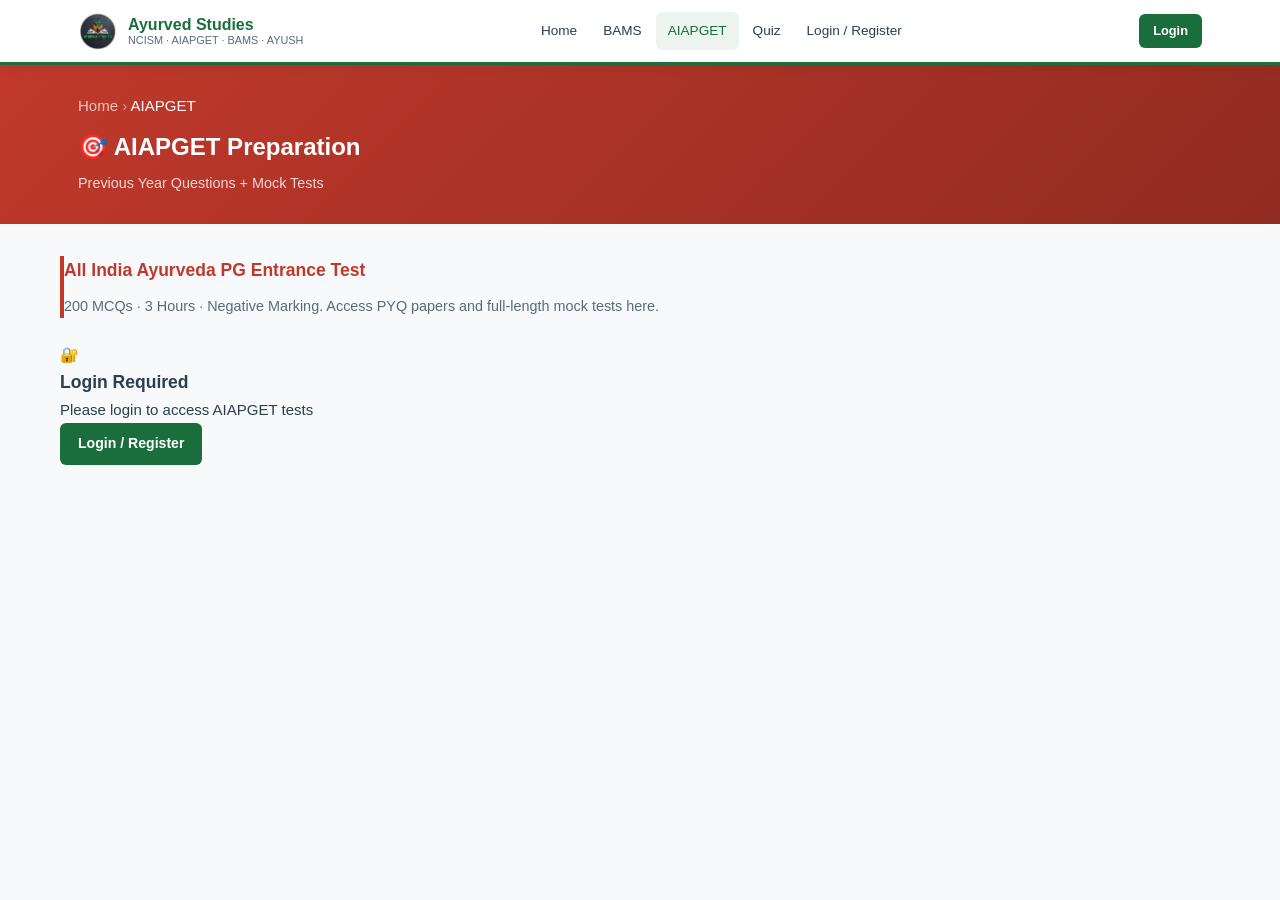
<file: pages/aiapget.html>
<!DOCTYPE html>
<html lang="en">
<head>
  <meta charset="UTF-8">
  <meta name="viewport" content="width=device-width, initial-scale=1.0">
  <title>AIAPGET Preparation | Ayurved Studies</title>
  <link rel="stylesheet" href="/assets/css/style.css">
  <link rel="icon" type="image/png" href="/assets/img/favicon.png">
</head>
<body>

<nav class="navbar">
  <div class="container nav-inner">
    <a href="/" class="nav-brand">
      <img src="/assets/img/logo.png" alt="Ayurved Studies" class="nav-brand-logo">
      <div class="nav-brand-text">
        <span class="site-name">Ayurved Studies</span>
        <span class="site-tagline">NCISM · AIAPGET · BAMS · AYUSH</span>
      </div>
    </a>
    <div class="nav-menu" id="nav-menu">
      <a href="/">Home</a>
      <a href="/pages/bams.html">BAMS</a>
      <a href="/pages/aiapget.html" class="active">AIAPGET</a>
      <a href="/pages/quiz.html">Quiz</a>
      <a href="/pages/login.html" class="nav-mobile-login">Login / Register</a>
    </div>
    <div class="nav-actions">
      <div id="nav-login-btn">
        <a href="/pages/login.html" class="btn btn-primary btn-sm">Login</a>
      </div>
      <div class="hidden" id="nav-user-btn">
        <a href="/pages/profile.html" class="btn btn-outline btn-sm">👤 <span id="nav-user-name"></span></a>
      </div>
    </div>
    <button class="nav-hamburger" id="nav-burger" aria-label="Menu">☰</button>
  </div>
</nav>

<div class="page-header" style="background:linear-gradient(135deg,#C0392B,#922B21);padding:28px 0">
  <div class="container">
    <div class="breadcrumb"><a href="/" style="color:rgba(255,255,255,0.7)">Home</a><span style="color:rgba(255,255,255,0.5)"> › </span><span style="color:#fff">AIAPGET</span></div>
    <h1 style="color:#fff;font-size:1.5rem;margin:8px 0 4px">🎯 AIAPGET Preparation</h1>
    <p style="color:rgba(255,255,255,0.8);font-size:0.9rem">Previous Year Questions + Mock Tests</p>
  </div>
</div>

<div class="container section">

  <!-- Info box -->
  <div class="card mb-3" style="border-left:4px solid #C0392B">
    <h3 style="color:#C0392B;margin-bottom:8px">All India Ayurveda PG Entrance Test</h3>
    <p class="text-muted" style="font-size:0.9rem">200 MCQs · 3 Hours · Negative Marking. Access PYQ papers and full-length mock tests here.</p>
  </div>

  <div id="aiapget-main">
    <div class="spinner-wrap"><div class="spinner"></div></div>
  </div>
</div>

<script src="/assets/js/app.js"></script>
<script>
document.addEventListener('DOMContentLoaded', loadAIAPGET);

async function loadAIAPGET() {
  const main = document.getElementById('aiapget-main');

  if (!Auth.isLoggedIn()) {
    showLoginGate(main, 'Please login to access AIAPGET tests');
    return;
  }

  const res = await apiGet('public/categories.php?type=aiapget&include_children=1');

  if (!res.success || !res.data.length) {
    main.innerHTML = '<div class="empty-state"><div class="icon">🎯</div><h3>Tests coming soon</h3></div>';
    return;
  }

  const parent = res.data[0];
  const children = parent.children || [];

  const pyqs  = children.filter(c => c.name.toLowerCase().includes('pyq') || c.name.toLowerCase().includes('previous'));
  const mocks = children.filter(c => c.name.toLowerCase().includes('mock'));
  const others= children.filter(c => !pyqs.includes(c) && !mocks.includes(c));

  main.innerHTML = `
    ${pyqs.length ? `
    <div class="section-header"><div class="section-title">📄 Previous Year Questions</div></div>
    <div class="quiz-list mb-3">
      ${pyqs.map(c => `
        <div class="quiz-list-item">
          <div class="info"><h4>${c.name}</h4><p>${c.question_count || 0} Questions</p></div>
          <div class="meta">
            <span class="badge red">PYQ</span>
            <a href="/pages/quiz.html?type=previous_year&category=${c.id}" class="btn btn-primary btn-sm">Start →</a>
          </div>
        </div>`).join('')}
    </div>` : ''}

    ${mocks.length ? `
    <div class="section-header"><div class="section-title">🎯 Mock Tests</div></div>
    <div class="quiz-list mb-3">
      ${mocks.map(c => `
        <div class="quiz-list-item">
          <div class="info"><h4>${c.name}</h4><p>${c.question_count || 0} Questions</p></div>
          <div class="meta">
            <span class="badge blue">Mock</span>
            <a href="/pages/quiz.html?type=mock&category=${c.id}" class="btn btn-primary btn-sm">Start →</a>
          </div>
        </div>`).join('')}
    </div>` : ''}

    ${others.length ? `
    <div class="section-header"><div class="section-title">📚 Practice Sets</div></div>
    <div class="quiz-list">
      ${others.map(c => `
        <div class="quiz-list-item">
          <div class="info"><h4>${c.name}</h4><p>${c.question_count || 0} Questions</p></div>
          <div class="meta">
            <a href="/pages/quiz.html?type=practice&category=${c.id}" class="btn btn-primary btn-sm">Start →</a>
          </div>
        </div>`).join('')}
    </div>` : ''}`;
}
</script>
</body>
</html>
</file>
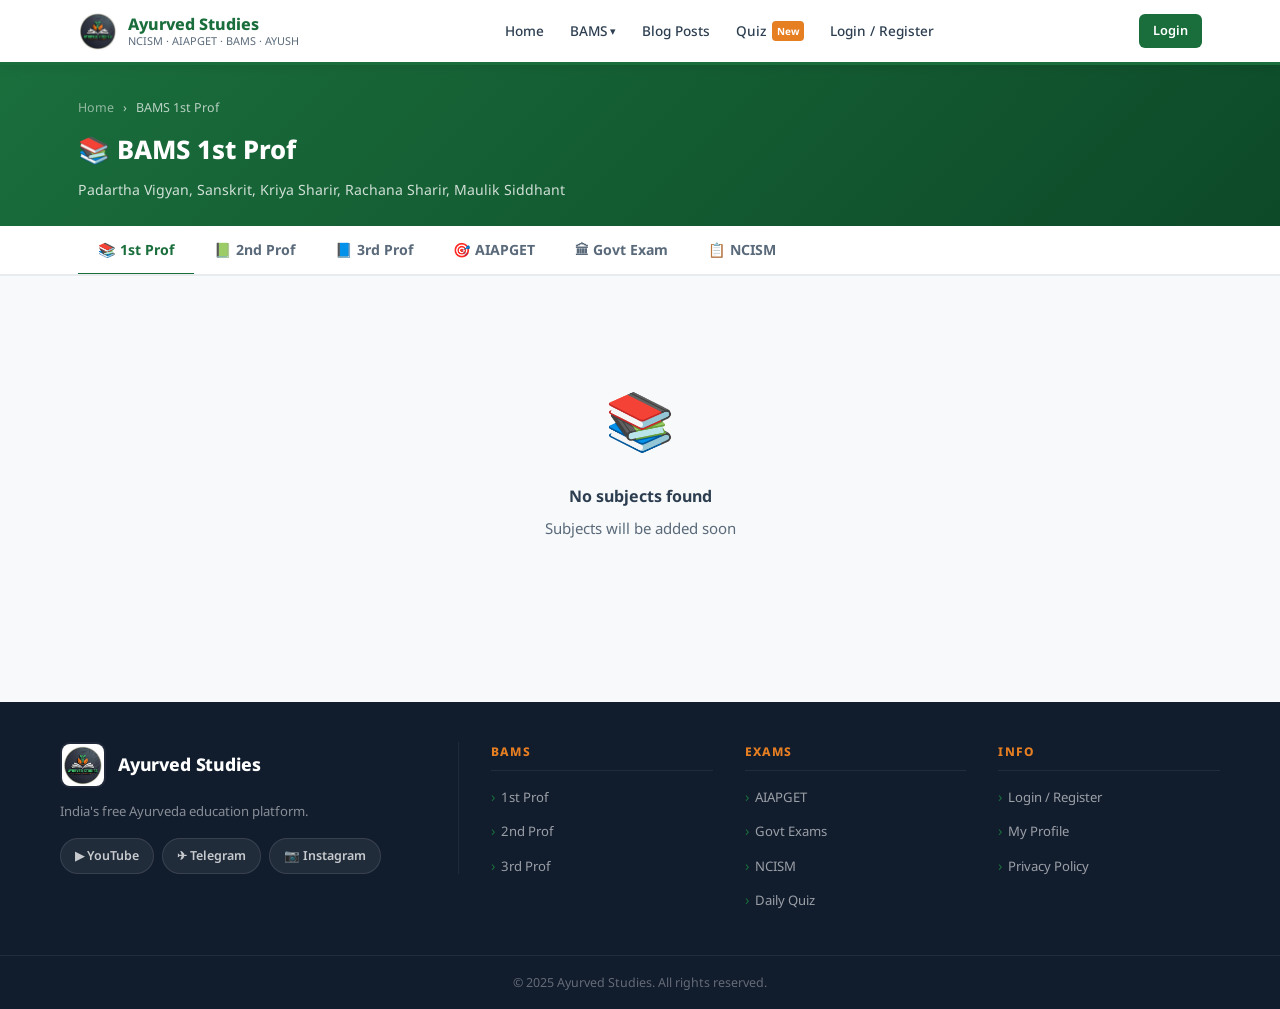
<file: pages/bams.html>
<!DOCTYPE html>
<html lang="en">
<head>
  <meta charset="UTF-8">
  <meta name="viewport" content="width=device-width, initial-scale=1.0">
  <title>BAMS | Ayurved Studies</title>
  <meta name="description" content="BAMS 1st, 2nd & 3rd Prof subjects — NCISM Syllabus, Notes, Tests">
  <link rel="stylesheet" href="/assets/css/style.css">
  <link rel="icon" type="image/png" href="/assets/img/favicon.png">
  <link rel="preconnect" href="https://fonts.googleapis.com">
  <link href="https://fonts.googleapis.com/css2?family=Noto+Sans:wght@400;500;600;700;800&display=swap" rel="stylesheet">
  <style>
    .prof-hero{background:linear-gradient(135deg,#1a6e3c 0%,#0d4a28 100%);color:#fff;padding:32px 0 24px}
    .prof-hero h1{font-size:1.6rem;font-weight:800;margin-bottom:6px}
    .prof-hero p{font-size:0.88rem;opacity:.8;max-width:560px}

    .prof-tabs-bar{background:#fff;border-bottom:2px solid var(--border);position:sticky;top:62px;z-index:100}
    .prof-tabs{display:flex;gap:0;overflow-x:auto;scrollbar-width:none}
    .prof-tabs::-webkit-scrollbar{display:none}
    .prof-tab{background:none;border:none;border-bottom:3px solid transparent;padding:14px 20px;font-size:0.88rem;font-weight:700;color:var(--text-mid);cursor:pointer;white-space:nowrap;margin-bottom:-2px;transition:.18s;font-family:var(--font)}
    .prof-tab:hover{color:var(--primary)}
    .prof-tab.active{color:var(--primary);border-bottom-color:var(--primary)}

    .subjects-section{padding:32px 0 56px;background:var(--bg)}
    .subjects-grid{display:grid;grid-template-columns:repeat(auto-fill,minmax(190px,1fr));gap:14px}

    .subject-card{background:#fff;border-radius:12px;padding:20px 16px 16px;box-shadow:var(--shadow);border:1px solid var(--border);border-top:4px solid #1a6e3c;text-decoration:none;color:var(--text);transition:.22s;display:flex;flex-direction:column;gap:10px;position:relative}
    .subject-card:hover{transform:translateY(-4px);box-shadow:var(--shadow-lg)}
    .subject-card-icon{font-size:2rem;line-height:1}
    .subject-card-name{font-size:0.92rem;font-weight:800;line-height:1.35;color:var(--text)}
    .subject-card-badges{display:flex;gap:5px;flex-wrap:wrap}
    .sub-badge{font-size:0.67rem;font-weight:700;padding:2px 8px;border-radius:20px;white-space:nowrap;display:inline-flex;align-items:center;gap:3px}
    .sub-badge.notes{background:#e8f5ee;color:#1a6e3c}
    .sub-badge.pdf{background:#fdecea;color:#c0392b}
    .sub-badge.test{background:#e8f4fd;color:#0170B9}
    .sub-badge.empty{background:var(--bg);color:var(--text-light);border:1px solid var(--border)}
    .subject-card-footer{margin-top:auto;display:flex;align-items:center;justify-content:space-between;padding-top:10px;border-top:1px solid var(--border)}
    .subject-card-explore{font-size:0.78rem;font-weight:700;color:var(--primary)}
    .subject-card-arrow{font-size:1rem;color:var(--primary);transition:.18s}
    .subject-card:hover .subject-card-arrow{transform:translateX(3px)}

    .empty-subjects{text-align:center;padding:64px 20px;color:var(--text-mid)}
    .empty-subjects .icon{font-size:3.5rem;margin-bottom:16px}
    .empty-subjects h3{font-size:1rem;font-weight:700;margin-bottom:6px;color:var(--text)}

    @media(max-width:580px){
      .subjects-grid{grid-template-columns:repeat(2,1fr);gap:10px}
      .subject-card{padding:14px 12px 12px}
      .subject-card-icon{font-size:1.5rem}
      .subject-card-name{font-size:0.82rem}
      .prof-tab{padding:12px 14px;font-size:0.82rem}
    }
  </style>
</head>
<body>

<nav class="navbar">
  <div class="container nav-inner">
    <a href="/" class="nav-brand">
      <img src="/assets/img/logo.png" alt="Ayurved Studies" class="nav-brand-logo">
      <div class="nav-brand-text">
        <span class="site-name">Ayurved Studies</span>
        <span class="site-tagline">NCISM · AIAPGET · BAMS · AYUSH</span>
      </div>
    </a>
    <div class="nav-menu" id="nav-menu">
      <a href="/">Home</a>
      <div class="nav-dropdown">
        <a href="/pages/bams.html" class="nav-dropdown-trigger active">BAMS <span class="nav-caret">▾</span></a>
        <div class="nav-dropdown-menu">
          <a href="/pages/bams.html?prof=bams-1st-prof">📚 1st Prof</a>
          <a href="/pages/bams.html?prof=bams-2nd-prof">📗 2nd Prof</a>
          <a href="/pages/bams.html?prof=bams-3rd-prof">📘 3rd Prof</a>
          <div class="nav-dd-divider"></div>
          <a href="/pages/bams.html?prof=aiapget">🎯 AIAPGET</a>
          <a href="/pages/bams.html?prof=ncism">📋 NCISM</a>
        </div>
      </div>
      <a href="/blog-post/">Blog Posts</a>
      <a href="/pages/quiz.html">Quiz <span class="new-badge">New</span></a>
      <a href="/pages/login.html" class="nav-mobile-login">Login / Register</a>
    </div>
    <div class="nav-actions">
      <div id="nav-login-btn"><a href="/pages/login.html" class="btn btn-primary btn-sm">Login</a></div>
      <div class="hidden" id="nav-user-btn">
        <a href="/pages/profile.html" class="btn btn-outline btn-sm">👤 <span id="nav-user-name"></span></a>
      </div>
    </div>
    <button class="nav-hamburger" id="nav-burger" aria-label="Menu">☰</button>
  </div>
</nav>

<section class="prof-hero">
  <div class="container">
    <div style="font-size:0.78rem;opacity:.7;margin-bottom:10px">
      <a href="/" style="color:rgba(255,255,255,.75)">Home</a>
      <span style="margin:0 6px">›</span>
      <span id="hero-breadcrumb">BAMS</span>
    </div>
    <h1 id="hero-title">📚 BAMS 1st Prof</h1>
    <p id="hero-sub">Padartha Vigyan, Sanskrit, Kriya Sharir, Rachana Sharir, Maulik Siddhant</p>
  </div>
</section>

<div class="prof-tabs-bar">
  <div class="container">
    <div class="prof-tabs">
      <button class="prof-tab" data-slug="bams-1st-prof" onclick="switchProf('bams-1st-prof',this)">📚 1st Prof</button>
      <button class="prof-tab" data-slug="bams-2nd-prof" onclick="switchProf('bams-2nd-prof',this)">📗 2nd Prof</button>
      <button class="prof-tab" data-slug="bams-3rd-prof" onclick="switchProf('bams-3rd-prof',this)">📘 3rd Prof</button>
      <button class="prof-tab" data-slug="aiapget" onclick="switchProf('aiapget',this)">🎯 AIAPGET</button>
      <button class="prof-tab" data-slug="govt-exam" onclick="switchProf('govt-exam',this)">🏛 Govt Exam</button>
      <button class="prof-tab" data-slug="ncism" onclick="switchProf('ncism',this)">📋 NCISM</button>
    </div>
  </div>
</div>

<section class="subjects-section">
  <div class="container">
    <div id="subjects-wrap">
      <div class="spinner-wrap"><div class="spinner"></div></div>
    </div>
  </div>
</section>

<footer class="footer">
  <div class="container footer-top">
    <div class="footer-grid">
      <div class="footer-brand">
        <div class="footer-logo-wrap">
          <img src="/assets/img/logo.png" alt="Ayurved Studies" class="footer-logo">
          <div class="site-name">Ayurved Studies</div>
        </div>
        <p>India's free Ayurveda education platform.</p>
        <div class="footer-social">
          <a href="#">▶ YouTube</a><a href="#">✈ Telegram</a><a href="#">📷 Instagram</a>
        </div>
      </div>
      <div class="footer-col"><h4>BAMS</h4>
        <a href="/pages/bams.html?prof=bams-1st-prof">1st Prof</a>
        <a href="/pages/bams.html?prof=bams-2nd-prof">2nd Prof</a>
        <a href="/pages/bams.html?prof=bams-3rd-prof">3rd Prof</a>
      </div>
      <div class="footer-col"><h4>Exams</h4>
        <a href="/pages/bams.html?prof=aiapget">AIAPGET</a>
        <a href="/pages/bams.html?prof=govt-exam">Govt Exams</a>
        <a href="/pages/bams.html?prof=ncism">NCISM</a>
        <a href="/pages/quiz.html">Daily Quiz</a>
      </div>
      <div class="footer-col"><h4>Info</h4>
        <a href="/pages/login.html">Login / Register</a>
        <a href="/pages/profile.html">My Profile</a>
        <a href="/privacy-policy/">Privacy Policy</a>
      </div>
    </div>
  </div>
  <div class="footer-bottom"><div class="container">© 2025 Ayurved Studies. All rights reserved.</div></div>
</footer>

<script src="/assets/js/app.js"></script>
<script>
const PROF_META = {
  'bams-1st-prof': { label:'BAMS 1st Prof', icon:'📚', sub:'Padartha Vigyan, Sanskrit, Kriya Sharir, Rachana Sharir, Maulik Siddhant' },
  'bams-2nd-prof': { label:'BAMS 2nd Prof', icon:'📗', sub:'Dravyaguna, Rasashastra, Rognidan, Swasthavritta, Charaka Purva' },
  'bams-3rd-prof': { label:'BAMS 3rd Prof', icon:'📘', sub:'Kayachikitsa, Shalya, Shalakya, Prasuti, Kaumarbhritya, Charaka Uttara' },
  'aiapget':       { label:'AIAPGET',        icon:'🎯', sub:'Subject-wise MCQ Practice, Previous Year Papers, Mock Tests' },
  'govt-exam':     { label:'Govt Exams',     icon:'🏛', sub:'State PSC, UPSC AYUSH, NHM and other Govt Exam preparation' },
  'ncism':         { label:'NCISM',          icon:'📋', sub:'NCISM Syllabus PDFs, Updates, Rules and Regulations' },
};
let _active = '';

document.addEventListener('DOMContentLoaded', () => {
  const p   = new URLSearchParams(location.search).get('prof') || 'bams-1st-prof';
  const btn = document.querySelector(`.prof-tab[data-slug="${p}"]`);
  switchProf(p, btn || document.querySelector('.prof-tab'));
});

async function switchProf(slug, btn) {
  if (_active === slug) return;
  _active = slug;
  document.querySelectorAll('.prof-tab').forEach(t => t.classList.remove('active'));
  if (btn) btn.classList.add('active');

  const m = PROF_META[slug] || { label:slug, icon:'📚', sub:'' };
  document.getElementById('hero-title').textContent     = m.icon + ' ' + m.label;
  document.getElementById('hero-sub').textContent       = m.sub;
  document.getElementById('hero-breadcrumb').textContent= m.label;
  document.title = m.label + ' | Ayurved Studies';
  history.replaceState(null, '', `/pages/bams.html?prof=${slug}`);

  await loadSubjects(slug);
}

async function loadSubjects(slug) {
  const wrap = document.getElementById('subjects-wrap');
  wrap.innerHTML = '<div class="spinner-wrap"><div class="spinner"></div></div>';
  try {
    const res      = await apiGet(`public/subjects.php?parent=${encodeURIComponent(slug)}`);
    const subjects = res?.data?.subjects || [];
    if (!subjects.length) {
      wrap.innerHTML = `<div class="empty-subjects"><div class="icon">📚</div><h3>No subjects found</h3><p>Subjects will be added soon</p></div>`;
      return;
    }
    wrap.innerHTML = `<div class="subjects-grid">${subjects.map(subjectCard).join('')}</div>`;
  } catch {
    wrap.innerHTML = `<div class="empty-subjects"><div class="icon">⚠️</div><h3>Could not load</h3><p>Please refresh the page</p></div>`;
  }
}

function subjectCard(s) {
  const n = s.notes_count > 0 ? `<span class="sub-badge notes">📝 ${s.notes_count} Notes</span>` : '';
  const p = s.pdfs_count  > 0 ? `<span class="sub-badge pdf">📄 ${s.pdfs_count} PDF</span>`   : '';
  const t = s.tests_count > 0 ? `<span class="sub-badge test">🎯 ${s.tests_count} Test</span>` : '';
  const e = (!s.notes_count && !s.pdfs_count && !s.tests_count) ? `<span class="sub-badge empty">Coming Soon</span>` : '';
  return `
    <a href="/pages/subject.html?slug=${esc(s.slug)}" class="subject-card" style="border-top-color:${esc(s.color||'#1a6e3c')}">
      <div class="subject-card-icon">${esc(s.icon||'📚')}</div>
      <div class="subject-card-name">${esc(s.name)}</div>
      <div class="subject-card-badges">${n}${p}${t}${e}</div>
      <div class="subject-card-footer">
        <span class="subject-card-explore">Explore</span>
        <span class="subject-card-arrow">→</span>
      </div>
    </a>`;
}
function esc(s){ return String(s||'').replace(/&/g,'&amp;').replace(/</g,'&lt;').replace(/>/g,'&gt;').replace(/"/g,'&quot;'); }
</script>
</body>
</html>
</file>
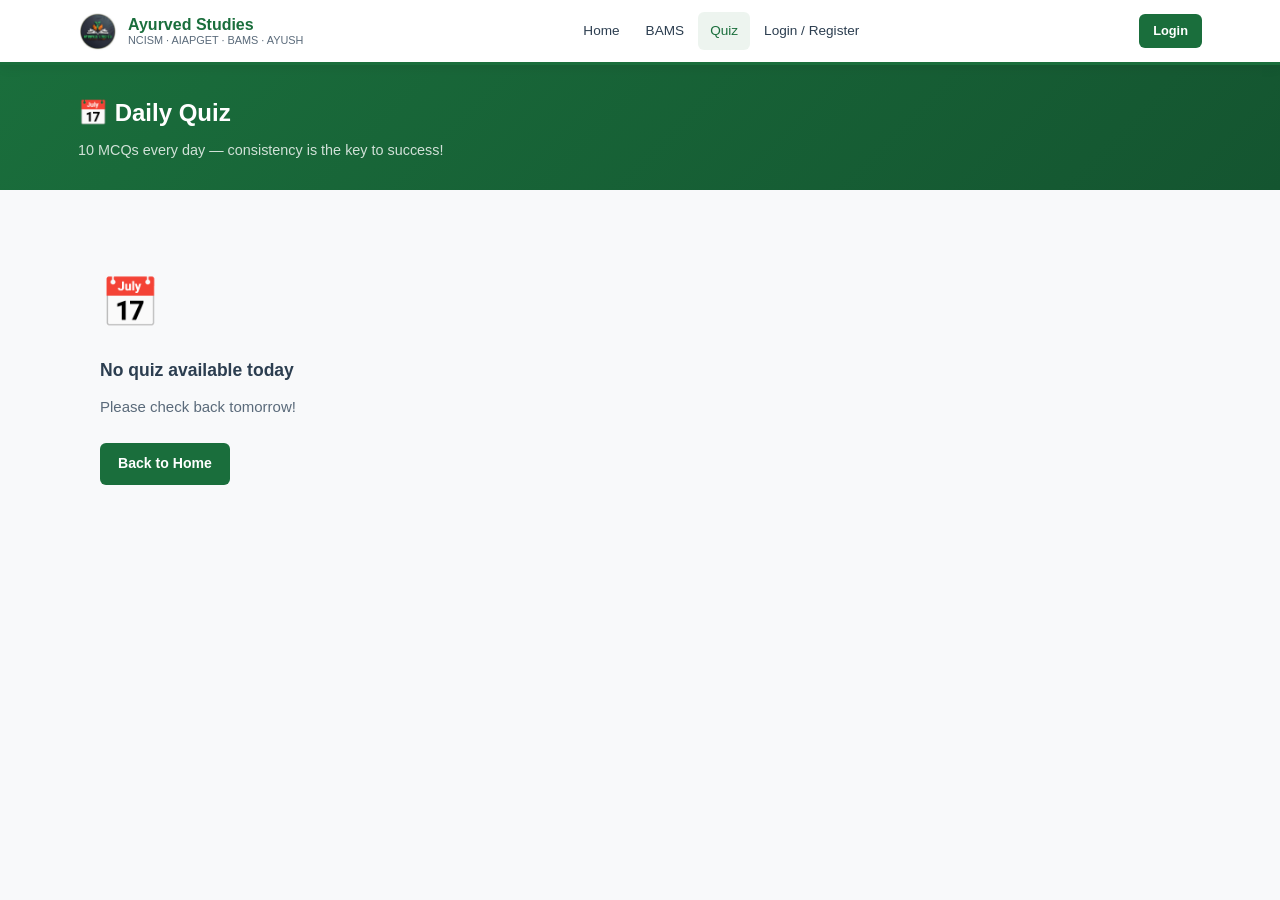
<file: pages/daily-quiz.html>
<!DOCTYPE html>
<html lang="en">
<head>
  <meta charset="UTF-8">
  <meta name="viewport" content="width=device-width, initial-scale=1.0">
  <title>Daily Quiz | Ayurved Studies</title>
  <link rel="stylesheet" href="/assets/css/style.css">
  <link rel="icon" type="image/png" href="/assets/img/favicon.png">
</head>
<body>

<nav class="navbar">
  <div class="container nav-inner">
    <a href="/" class="nav-brand">
      <img src="/assets/img/logo.png" alt="Ayurved Studies" class="nav-brand-logo">
      <div class="nav-brand-text">
        <span class="site-name">Ayurved Studies</span>
        <span class="site-tagline">NCISM · AIAPGET · BAMS · AYUSH</span>
      </div>
    </a>
    <div class="nav-menu" id="nav-menu">
      <a href="/">Home</a>
      <a href="/pages/bams.html">BAMS</a>
      <a href="/pages/quiz.html" class="active">Quiz</a>
      <a href="/pages/login.html" class="nav-mobile-login">Login / Register</a>
    </div>
    <div class="nav-actions">
      <div id="nav-login-btn">
        <a href="/pages/login.html" class="btn btn-primary btn-sm">Login</a>
      </div>
      <div class="hidden" id="nav-user-btn">
        <a href="/pages/profile.html" class="btn btn-outline btn-sm">👤 <span id="nav-user-name"></span></a>
      </div>
    </div>
    <button class="nav-hamburger" id="nav-burger" aria-label="Menu">☰</button>
  </div>
</nav>

<div class="page-header" style="background:linear-gradient(135deg,var(--primary),var(--primary-dark));padding:28px 0">
  <div class="container">
    <h1 style="color:#fff;font-size:1.5rem;margin-bottom:4px">📅 Daily Quiz</h1>
    <p style="color:rgba(255,255,255,0.8);font-size:0.9rem">10 MCQs every day — consistency is the key to success!</p>
  </div>
</div>

<div class="container section">
  <div id="daily-main">
    <div class="spinner-wrap"><div class="spinner"></div></div>
  </div>
</div>

<script src="/assets/js/app.js"></script>
<script>
document.addEventListener('DOMContentLoaded', loadDailyPage);

async function loadDailyPage() {
  const main = document.getElementById('daily-main');
  const today = todayStr();

  const res = await apiGet(`public/daily-quiz.php?date=${today}`);

  if (!res.success || !res.data) {
    main.innerHTML = `
      <div class="card text-center" style="padding:40px">
        <div style="font-size:3rem;margin-bottom:12px">📅</div>
        <h3>No quiz available today</h3>
        <p class="text-muted mt-1">Please check back tomorrow!</p>
        <a href="/" class="btn btn-primary mt-3">Back to Home</a>
      </div>`;
    return;
  }

  const quiz = res.data;
  const done = quiz.attempted;

  if (!Auth.isLoggedIn()) {
    main.innerHTML = `
      <div class="daily-quiz-box mb-3">
        <div class="info">
          <h3>📅 Today's Daily Quiz</h3>
          <p>${formatDate(today)} — ${quiz.title || '10 Important MCQs'}</p>
          <div class="meta"><span>10 Questions</span><span>~10 Min</span></div>
        </div>
      </div>
      <div class="login-gate">
        <div class="icon">🔐</div>
        <h3>Login Required</h3>
        <p>Please login to attempt the daily quiz</p>
        <a href="/pages/login.html?redirect=/pages/daily-quiz.html" class="btn btn-primary btn-lg">Login to Continue</a>
      </div>`;
    return;
  }

  if (done) {
    const s = quiz.last_score;
    const pct = s ? Math.round((s.score/s.total)*100) : 0;
    main.innerHTML = `
      <div class="daily-quiz-box daily-quiz-completed mb-3">
        <div class="info">
          <h3>✅ Today's Quiz Completed!</h3>
          <p>${formatDate(today)}</p>
          <div class="meta"><span>Score: ${s?.score}/${s?.total}</span><span>${pct}%</span></div>
        </div>
        <div>
          <a href="/pages/result.html?attempt=${s?.attempt_id}" class="btn btn-white">View Result →</a>
        </div>
      </div>
      <div class="card text-center" style="padding:32px">
        <h3>🔥 Great job! Today's target complete!</h3>
        <p class="text-muted mt-1">Come back tomorrow or practice more with other quiz types</p>
        <div style="display:flex;gap:10px;justify-content:center;margin-top:16px;flex-wrap:wrap">
          <a href="/pages/quiz.html?type=random" class="btn btn-primary">🎲 Random Quiz</a>
          <a href="/pages/quiz.html" class="btn btn-outline">📚 All Quiz Types</a>
        </div>
      </div>`;
  } else {
    main.innerHTML = `
      <div class="daily-quiz-box mb-3">
        <div class="info">
          <h3>📅 ${quiz.title || 'Daily Quiz — ' + formatDate(today)}</h3>
          <p>Today's 10 important MCQs — attempt with full concentration</p>
          <div class="meta"><span>10 Questions</span><span>~10 Minutes</span><span>No Negative Marking</span></div>
        </div>
      </div>
      <div class="card text-center" style="padding:32px">
        <div style="font-size:2.5rem;margin-bottom:12px">🌿</div>
        <h2 style="margin-bottom:8px">Ready to start?</h2>
        <p class="text-muted" style="margin-bottom:20px">Once you start, make sure to submit before leaving</p>
        <a href="/pages/quiz.html?type=daily&date=${today}" class="btn btn-primary btn-lg">
          📝 Start Quiz →
        </a>
      </div>`;
  }
}
</script>
</body>
</html>
</file>
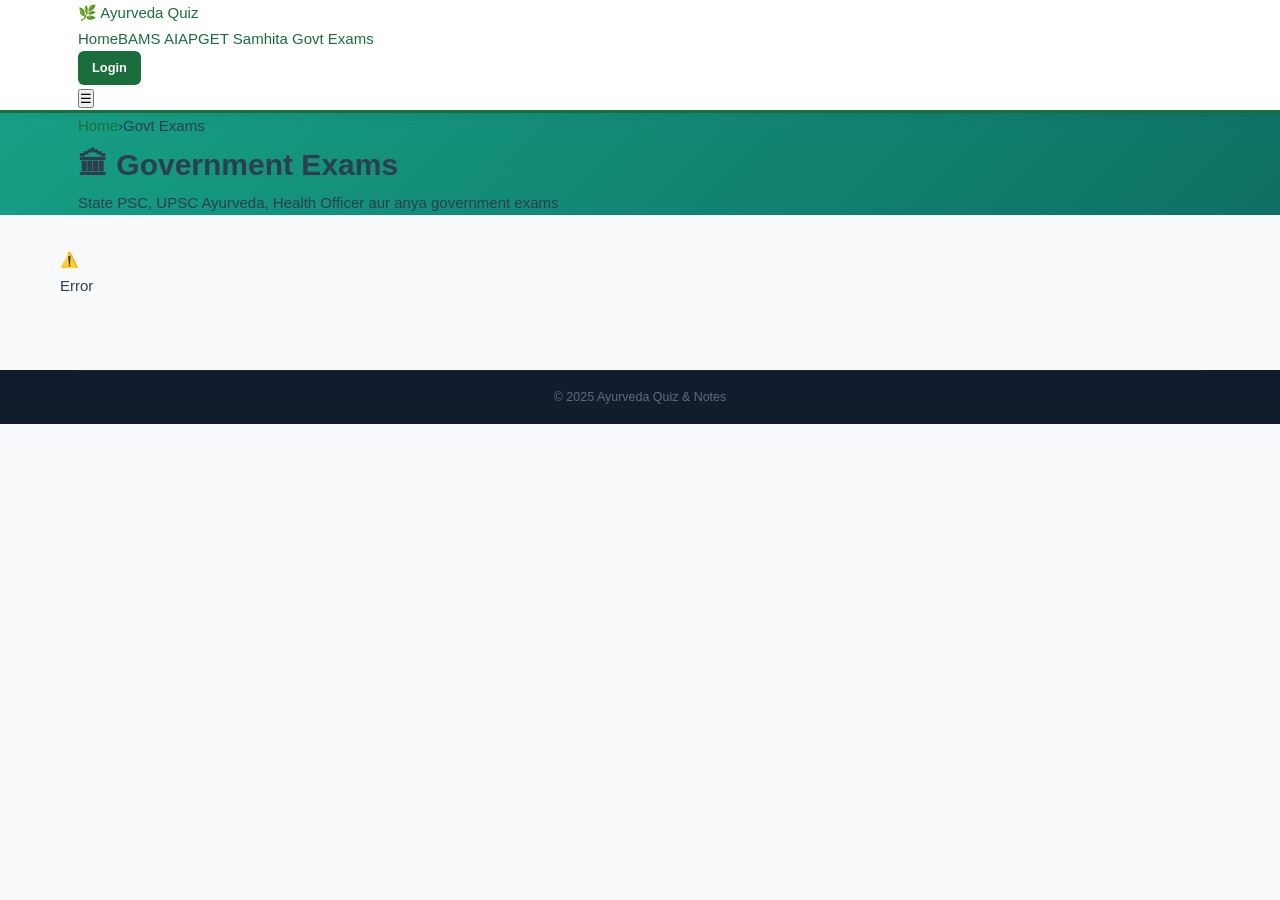
<file: pages/govt-exam.html>
<!DOCTYPE html>
<html lang="hi">
<head>
  <meta charset="UTF-8">
  <meta name="viewport" content="width=device-width, initial-scale=1.0">
  <title>Govt Exams | Ayurveda Quiz</title>
  <link rel="stylesheet" href="/assets/css/style.css">
  <link rel="icon" href="/assets/img/logo.png" type="image/png">
</head>
<body>

<nav class="navbar">
  <div class="container navbar-inner">
    <a href="/" class="navbar-brand"><span>🌿 Ayurveda Quiz</span></a>
    <div class="navbar-menu" id="nav-menu">
      <a href="/">Home</a><a href="/pages/bams.html?year=1">BAMS</a>
      <a href="/pages/aiapget.html">AIAPGET</a>
      <a href="/pages/samhita.html">Samhita</a>
      <a href="/pages/govt-exam.html" class="active">Govt Exams</a>
    </div>
    <div class="navbar-actions">
      <a href="/pages/login.html" class="btn btn-primary btn-sm" id="nav-login-btn">Login</a>
      <div class="hidden" id="nav-user-btn">
        <a href="/pages/profile.html" class="btn btn-outline btn-sm">👤 <span id="nav-user-name">User</span></a>
        <button id="nav-logout-btn" class="btn btn-sm" style="background:none;border:none;color:var(--text-mid)">Logout</button>
      </div>
    </div>
    <button class="navbar-hamburger" id="nav-burger">☰</button>
  </div>
</nav>

<div class="page-header" style="background:linear-gradient(135deg,#16A085,#0E7063)">
  <div class="container">
    <div class="breadcrumb"><a href="/">Home</a><span>›</span><span>Govt Exams</span></div>
    <h1>🏛 Government Exams</h1>
    <p>State PSC, UPSC Ayurveda, Health Officer aur anya government exams</p>
  </div>
</div>

<div class="container section">
  <div id="govt-categories">
    <div class="spinner-wrap"><div class="spinner"></div></div>
  </div>
</div>

<!-- Exam detail view -->
<div id="exam-detail" class="hidden">
  <div class="container section">
    <button onclick="closeExam()" class="btn btn-outline btn-sm mb-3">← Back to Exams</button>
    <h2 id="exam-name" style="margin-bottom:16px;color:var(--teal)"></h2>
    <div id="exam-quiz-list"><div class="spinner-wrap"><div class="spinner"></div></div></div>
  </div>
</div>

<footer class="footer">
  <div class="container"><div class="footer-bottom">© 2025 Ayurveda Quiz & Notes</div></div>
</footer>

<script src="/assets/js/app.js"></script>
<script>
document.addEventListener('DOMContentLoaded', loadGovtCategories);

async function loadGovtCategories() {
  const container = document.getElementById('govt-categories');
  const res = await apiGet('public/categories.php?type=govt_exam&include_children=1');

  if (!res.success) { container.innerHTML = '<div class="empty-state"><div class="icon">⚠️</div><p>Error</p></div>'; return; }

  const parent   = res.data[0];
  const children = parent?.children || [];

  if (!children.length) {
    container.innerHTML = `
      <div class="empty-state">
        <div class="icon">🏛</div>
        <h3>Exam categories jald aayenge</h3>
        <p>Admin dwara categories add ki jayengi</p>
      </div>`;
    return;
  }

  container.innerHTML = `<div class="categories-grid">${
    children.map(c => `
      <div class="category-card" onclick="openExam(${c.id},'${c.name.replace(/'/g,"\\'")}')">
        <span class="icon">${c.icon || '🏛'}</span>
        <div class="name">${c.name}</div>
        <div class="count">${c.question_count || 0} Questions</div>
        <div class="color-bar" style="background:${c.color||'var(--teal)'}"></div>
      </div>`).join('')
  }</div>`;
}

function openExam(id, name) {
  if (!Auth.isLoggedIn()) {
    sessionStorage.setItem('aq_redirect', window.location.href);
    window.location.href = '/pages/login.html';
    return;
  }

  document.getElementById('govt-categories').closest('.section').classList.add('hidden');
  document.getElementById('exam-detail').classList.remove('hidden');
  document.getElementById('exam-name').textContent = name;

  const list = document.getElementById('exam-quiz-list');
  list.innerHTML = `
    <div class="quiz-list">
      <div class="quiz-list-item">
        <div class="info"><h4>📝 Practice Test</h4><p>Random 10 Questions from ${name}</p></div>
        <div class="meta"><span class="badge">10 Q</span>
        <a href="/pages/quiz.html?type=practice&category=${id}" class="btn btn-primary btn-sm">Start →</a></div>
      </div>
      <div class="quiz-list-item">
        <div class="info"><h4>📆 Weekly Quiz</h4><p>20 Questions</p></div>
        <div class="meta"><span class="badge blue">20 Q</span>
        <a href="/pages/quiz.html?type=weekly&category=${id}" class="btn btn-primary btn-sm">Start →</a></div>
      </div>
      <div class="quiz-list-item">
        <div class="info"><h4>🗓️ Monthly Quiz</h4><p>100 Questions — Full preparation</p></div>
        <div class="meta"><span class="badge" style="background:var(--purple)">100 Q</span>
        <a href="/pages/quiz.html?type=monthly&category=${id}" class="btn btn-primary btn-sm">Start →</a></div>
      </div>
    </div>`;
}

function closeExam() {
  document.getElementById('govt-categories').closest('.section').classList.remove('hidden');
  document.getElementById('exam-detail').classList.add('hidden');
}
</script>
</body>
</html>
</file>
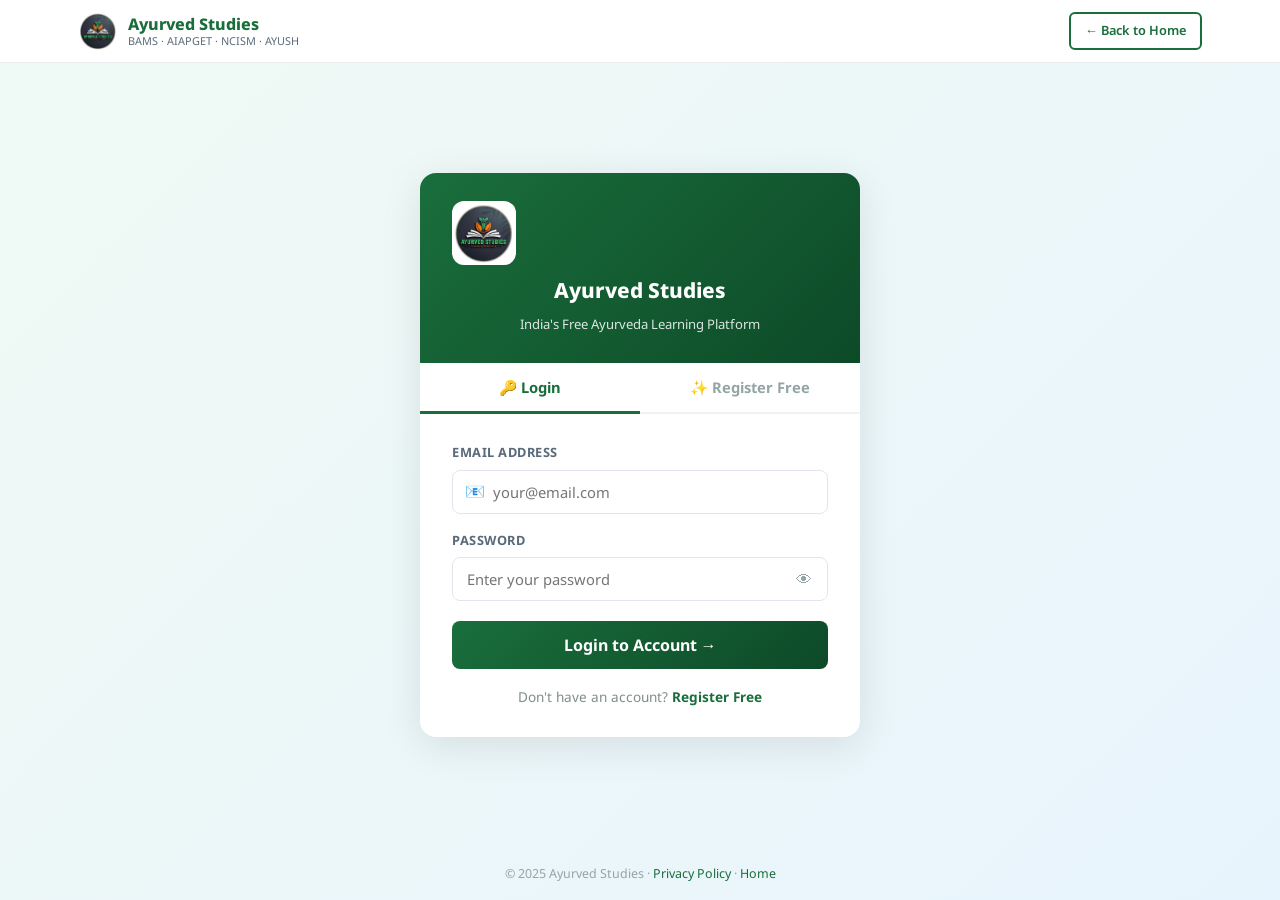
<file: pages/login.html>
<!DOCTYPE html>
<html lang="en">
<head>
  <meta charset="UTF-8">
  <meta name="viewport" content="width=device-width, initial-scale=1.0">
  <title>Login / Register | Ayurved Studies</title>
  <link rel="stylesheet" href="/assets/css/style.css">
  <link rel="icon" type="image/png" href="/assets/img/favicon.png">
  <link rel="preconnect" href="https://fonts.googleapis.com">
  <link href="https://fonts.googleapis.com/css2?family=Noto+Sans:wght@400;500;600;700;800&display=swap" rel="stylesheet">
  <style>
    body{min-height:100vh;background:linear-gradient(135deg,#f0faf5 0%,#e8f4fd 100%);display:flex;flex-direction:column}

    /* ── Auth Wrapper ── */
    .auth-wrap{flex:1;display:flex;align-items:center;justify-content:center;padding:24px 16px}
    .auth-box{background:#fff;border-radius:16px;box-shadow:0 8px 40px rgba(0,0,0,0.10);width:100%;max-width:440px;overflow:hidden}

    /* ── Header ── */
    .auth-header{background:linear-gradient(135deg,#1a6e3c,#0d4a28);padding:28px 32px;text-align:center;color:#fff}
    .auth-header .logo-icon{font-size:2.2rem;margin-bottom:8px}
    .auth-header h1{font-size:1.3rem;font-weight:800;margin-bottom:4px}
    .auth-header p{font-size:0.82rem;opacity:.85}

    /* ── Tabs ── */
    .auth-tabs{display:flex;border-bottom:2px solid #f0f2f5}
    .auth-tab{flex:1;padding:14px;background:none;border:none;font-size:0.92rem;font-weight:700;color:#95a5a6;cursor:pointer;transition:.2s;border-bottom:3px solid transparent;margin-bottom:-2px}
    .auth-tab.active{color:#1a6e3c;border-bottom-color:#1a6e3c}

    /* ── Forms ── */
    .auth-body{padding:28px 32px}
    @media(max-width:480px){.auth-body{padding:20px 18px}}

    .form-group{margin-bottom:16px}
    .form-group label{display:block;font-size:0.8rem;font-weight:700;color:#5a6a7a;margin-bottom:6px;text-transform:uppercase;letter-spacing:.04em}
    .form-group input,
    .form-group select{width:100%;padding:11px 14px;border:1.5px solid #e0e6ec;border-radius:8px;font-size:0.92rem;font-family:inherit;color:#2c3e50;background:#fff;transition:border-color .2s,box-shadow .2s;outline:none}
    .form-group input:focus,
    .form-group select:focus{border-color:#1a6e3c;box-shadow:0 0 0 3px rgba(26,110,60,0.12)}
    .form-group select{appearance:none;background-image:url("data:image/svg+xml,%3Csvg xmlns='http://www.w3.org/2000/svg' width='12' height='8' viewBox='0 0 12 8'%3E%3Cpath fill='%2395a5a6' d='M6 8L0 0h12z'/%3E%3C/svg%3E");background-repeat:no-repeat;background-position:right 14px center;padding-right:36px}

    .form-row-2{display:grid;grid-template-columns:1fr 1fr;gap:14px}
    @media(max-width:400px){.form-row-2{grid-template-columns:1fr}}

    .input-icon-wrap{position:relative}
    .input-icon-wrap input{padding-left:40px}
    .input-icon{position:absolute;left:13px;top:50%;transform:translateY(-50%);font-size:1rem;pointer-events:none}

    .pw-wrap{position:relative}
    .pw-wrap input{padding-right:44px}
    .pw-toggle{position:absolute;right:12px;top:50%;transform:translateY(-50%);background:none;border:none;cursor:pointer;font-size:1rem;color:#95a5a6;padding:4px}

    /* ── Study Year Badge ── */
    .year-select-wrap{position:relative}
    .year-select-wrap .year-icon{position:absolute;left:13px;top:50%;transform:translateY(-50%);font-size:1rem;pointer-events:none}
    .year-select-wrap select{padding-left:40px}

    /* ── Btn ── */
    .btn-auth{width:100%;padding:13px;background:linear-gradient(135deg,#1a6e3c,#0d4a28);color:#fff;border:none;border-radius:8px;font-size:1rem;font-weight:700;cursor:pointer;transition:.2s;margin-top:4px;font-family:inherit}
    .btn-auth:hover{background:linear-gradient(135deg,#145530,#0a3a1f);transform:translateY(-1px);box-shadow:0 4px 16px rgba(26,110,60,.3)}
    .btn-auth:disabled{opacity:.65;cursor:not-allowed;transform:none}

    /* ── Divider ── */
    .auth-divider{text-align:center;margin:16px 0;color:#95a5a6;font-size:0.8rem;position:relative}
    .auth-divider::before,.auth-divider::after{content:'';position:absolute;top:50%;width:38%;height:1px;background:#e8ecef}
    .auth-divider::before{left:0}.auth-divider::after{right:0}

    /* ── Switch link ── */
    .auth-switch{text-align:center;margin-top:16px;font-size:0.85rem;color:#7f8c8d}
    .auth-switch a{color:#1a6e3c;font-weight:700;text-decoration:none}
    .auth-switch a:hover{text-decoration:underline}

    /* ── Benefits list ── */
    .auth-benefits{display:flex;gap:8px;flex-wrap:wrap;margin-bottom:18px}
    .auth-benefit{background:#e8f5ee;color:#1a6e3c;font-size:0.72rem;font-weight:700;padding:4px 10px;border-radius:20px}

    /* ── Error ── */
    .auth-error{background:#fdecea;color:#c0392b;border-radius:6px;padding:10px 14px;font-size:0.84rem;margin-bottom:14px;display:none}
    .auth-error.show{display:block}

    /* ── Password strength ── */
    .pw-strength{height:4px;border-radius:2px;margin-top:6px;transition:.3s;background:#e8ecef}
    .pw-strength.weak{background:#e74c3c;width:33%}
    .pw-strength.medium{background:#e67e22;width:66%}
    .pw-strength.strong{background:#27ae60;width:100%}
    .pw-hint{font-size:0.72rem;color:#95a5a6;margin-top:4px}

    /* ── Footer ── */
    .auth-footer{text-align:center;padding:16px;font-size:0.78rem;color:#95a5a6}
    .auth-footer a{color:#1a6e3c}
  </style>
</head>
<body>

<!-- Navbar minimal -->
<nav class="navbar" style="box-shadow:none;border-bottom:1px solid #e8ecef">
  <div class="container nav-inner">
    <a href="/" class="nav-brand">
      <img src="/assets/img/logo.png" alt="Ayurved Studies" class="nav-brand-logo">
      <div class="nav-brand-text">
        <span class="site-name">Ayurved Studies</span>
        <span class="site-tagline">BAMS · AIAPGET · NCISM · AYUSH</span>
      </div>
    </a>
    <a href="/" class="btn btn-outline btn-sm">← Back to Home</a>
  </div>
</nav>

<div class="auth-wrap">
  <div class="auth-box">

    <!-- Header -->
    <div class="auth-header">
      <img src="/assets/img/logo.png" alt="Ayurved Studies" class="logo-icon" style="width:64px;height:64px;object-fit:contain;border-radius:12px;">
      <h1>Ayurved Studies</h1>
      <p>India's Free Ayurveda Learning Platform</p>
    </div>

    <!-- Tabs -->
    <div class="auth-tabs">
      <button class="auth-tab active" id="tab-login" onclick="switchTab('login')">🔑 Login</button>
      <button class="auth-tab" id="tab-register" onclick="switchTab('register')">✨ Register Free</button>
    </div>

    <!-- ── LOGIN FORM ── -->
    <div class="auth-body" id="login-body">
      <div class="auth-error" id="login-error"></div>

      <form onsubmit="doLogin(event)">
        <div class="form-group">
          <label>Email Address</label>
          <div class="input-icon-wrap">
            <span class="input-icon">📧</span>
            <input type="email" id="login-email" placeholder="your@email.com" required autocomplete="email">
          </div>
        </div>

        <div class="form-group">
          <label>Password</label>
          <div class="pw-wrap">
            <input type="password" id="login-pass" placeholder="Enter your password" required autocomplete="current-password">
            <button type="button" class="pw-toggle" onclick="togglePw('login-pass',this)">👁</button>
          </div>
        </div>

        <button type="submit" class="btn-auth" id="login-btn">Login to Account →</button>
      </form>

      <div class="auth-switch">
        Don't have an account? <a href="#" onclick="switchTab('register')">Register Free</a>
      </div>
    </div>

    <!-- ── REGISTER FORM ── -->
    <div class="auth-body hidden" id="register-body">

      <div class="auth-benefits">
        <span class="auth-benefit">✅ Free BAMS Notes</span>
        <span class="auth-benefit">🎯 AIAPGET MCQ</span>
        <span class="auth-benefit">📅 Daily Quiz</span>
        <span class="auth-benefit">📰 AYUSH Updates</span>
      </div>

      <div class="auth-error" id="reg-error"></div>

      <form onsubmit="doRegister(event)">
        <!-- Name -->
        <div class="form-group">
          <label>Full Name *</label>
          <div class="input-icon-wrap">
            <span class="input-icon">👤</span>
            <input type="text" id="reg-name" placeholder="Dr. Rahul Sharma" required autocomplete="name">
          </div>
        </div>

        <!-- Email + Phone -->
        <div class="form-row-2">
          <div class="form-group">
            <label>Email *</label>
            <div class="input-icon-wrap">
              <span class="input-icon">📧</span>
              <input type="email" id="reg-email" placeholder="your@email.com" required autocomplete="email">
            </div>
          </div>
          <div class="form-group">
            <label>Phone</label>
            <div class="input-icon-wrap">
              <span class="input-icon">📱</span>
              <input type="tel" id="reg-phone" placeholder="10-digit" maxlength="10">
            </div>
          </div>
        </div>

        <!-- Study Year -->
        <div class="form-group">
          <label>Current Study Level *</label>
          <div class="year-select-wrap">
            <span class="year-icon">🎓</span>
            <select id="reg-year" required>
              <option value="">— Select your level —</option>
              <option value="bams-1st-prof">BAMS 1st Proff.</option>
              <option value="bams-2nd-prof">BAMS 2nd Proff.</option>
              <option value="bams-3rd-prof">BAMS 3rd Proff.</option>
              <option value="aiapget-prep">AIAPGET Preparation</option>
              <option value="pg-student">PG Student</option>
            </select>
          </div>
        </div>

        <!-- Password -->
        <div class="form-group">
          <label>Password *</label>
          <div class="pw-wrap">
            <input type="password" id="reg-pass" placeholder="Min 6 characters" required minlength="6"
                   autocomplete="new-password" oninput="checkPwStrength(this.value)">
            <button type="button" class="pw-toggle" onclick="togglePw('reg-pass',this)">👁</button>
          </div>
          <div class="pw-strength" id="pw-strength-bar"></div>
          <div class="pw-hint" id="pw-hint">Password strength indicator</div>
        </div>

        <button type="submit" class="btn-auth" id="reg-btn">Create Free Account →</button>
      </form>

      <div class="auth-switch">
        Already have an account? <a href="#" onclick="switchTab('login')">Login here</a>
      </div>

      <div style="text-align:center;margin-top:14px;font-size:0.72rem;color:#aaa">
        By registering you agree to our <a href="/privacy-policy/" style="color:#1a6e3c">Privacy Policy</a>
      </div>
    </div>

  </div>
</div>

<div class="auth-footer">
  © 2025 Ayurved Studies · <a href="/privacy-policy/">Privacy Policy</a> · <a href="/">Home</a>
</div>

<script src="/assets/js/app.js"></script>
<script>
// Redirect if already logged in
if (Auth.isLoggedIn()) window.location.href = '/';

// Check URL param for tab
const urlTab = new URLSearchParams(location.search).get('tab');
if (urlTab === 'register') switchTab('register');

function switchTab(tab) {
  document.getElementById('login-body').classList.toggle('hidden', tab !== 'login');
  document.getElementById('register-body').classList.toggle('hidden', tab !== 'register');
  document.getElementById('tab-login').classList.toggle('active', tab === 'login');
  document.getElementById('tab-register').classList.toggle('active', tab === 'register');
}

function togglePw(id, btn) {
  const input = document.getElementById(id);
  const isText = input.type === 'text';
  input.type = isText ? 'password' : 'text';
  btn.textContent = isText ? '👁' : '🙈';
}

function checkPwStrength(val) {
  const bar  = document.getElementById('pw-strength-bar');
  const hint = document.getElementById('pw-hint');
  if (!val) { bar.className = 'pw-strength'; hint.textContent = 'Password strength indicator'; return; }
  const strong = val.length >= 8 && /[A-Z]/.test(val) && /[0-9]/.test(val);
  const medium = val.length >= 6;
  if (strong) { bar.className = 'pw-strength strong'; hint.textContent = '💪 Strong password'; }
  else if (medium) { bar.className = 'pw-strength medium'; hint.textContent = '⚠️ Medium — add numbers/uppercase for stronger password'; }
  else { bar.className = 'pw-strength weak'; hint.textContent = '❌ Weak — minimum 6 characters'; }
}

function showError(id, msg) {
  const el = document.getElementById(id);
  el.textContent = msg;
  el.classList.add('show');
  setTimeout(() => el.classList.remove('show'), 5000);
}

async function doLogin(e) {
  e.preventDefault();
  const btn = document.getElementById('login-btn');
  btn.disabled = true; btn.textContent = 'Logging in...';

  const res = await apiPost('public/auth/login.php', {
    email:    document.getElementById('login-email').value,
    password: document.getElementById('login-pass').value
  });

  if (res.success) {
    Auth.setToken(res.data.token);
    Auth.setUser(res.data.user);
    btn.textContent = '✅ Login successful!';
    const redirect = sessionStorage.getItem('aq_redirect') || '/';
    sessionStorage.removeItem('aq_redirect');
    setTimeout(() => window.location.href = redirect, 600);
  } else {
    showError('login-error', '❌ ' + (res.message || 'Login failed. Email ya password galat hai.'));
    btn.disabled = false; btn.textContent = 'Login to Account →';
  }
}

async function doRegister(e) {
  e.preventDefault();
  const btn = document.getElementById('reg-btn');
  btn.disabled = true; btn.textContent = 'Creating account...';

  const res = await apiPost('public/auth/register.php', {
    name:          document.getElementById('reg-name').value,
    email:         document.getElementById('reg-email').value,
    phone:         document.getElementById('reg-phone').value,
    password:      document.getElementById('reg-pass').value,
    year_of_study: document.getElementById('reg-year').value
  });

  if (res.success) {
    Auth.setToken(res.data.token);
    Auth.setUser(res.data.user);
    btn.textContent = '🎉 Account created!';
    const redirect = sessionStorage.getItem('aq_redirect') || '/';
    sessionStorage.removeItem('aq_redirect');
    setTimeout(() => window.location.href = redirect, 800);
  } else {
    showError('reg-error', '❌ ' + (res.message || 'Registration failed. Please try again.'));
    btn.disabled = false; btn.textContent = 'Create Free Account →';
  }
}
</script>
</body>
</html>
</file>
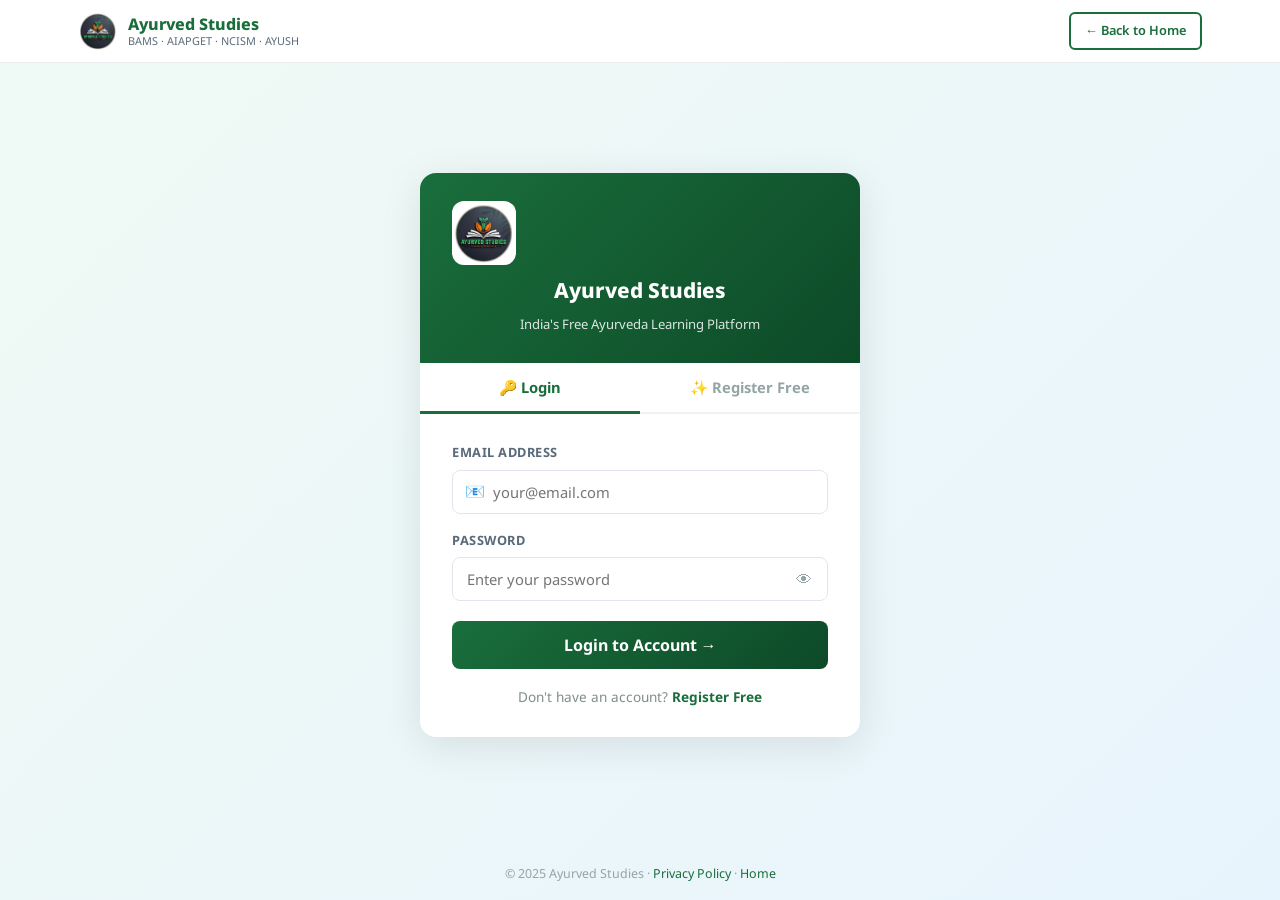
<file: pages/profile.html>
<!DOCTYPE html>
<html lang="en">
<head>
  <meta charset="UTF-8">
  <meta name="viewport" content="width=device-width, initial-scale=1.0">
  <title>My Profile | Ayurved Studies</title>
  <meta name="robots" content="noindex">
  <link rel="stylesheet" href="/assets/css/style.css">
  <link rel="icon" type="image/png" href="/assets/img/favicon.png">
  <link rel="preconnect" href="https://fonts.googleapis.com">
  <link href="https://fonts.googleapis.com/css2?family=Noto+Sans:wght@400;500;600;700;800&display=swap" rel="stylesheet">
  <style>
    /* ── Profile Page Styles ── */
    .profile-hero{background:linear-gradient(135deg,#1a6e3c 0%,#0d4a28 100%);padding:36px 0 80px;color:#fff;position:relative;overflow:hidden}
    .profile-hero::after{content:'';position:absolute;bottom:-2px;left:0;right:0;height:48px;background:var(--bg);clip-path:ellipse(55% 100% at 50% 100%)}
    .profile-hero-inner{display:flex;align-items:center;gap:24px;flex-wrap:wrap}
    .profile-avatar{width:80px;height:80px;border-radius:50%;background:rgba(255,255,255,.2);border:3px solid rgba(255,255,255,.4);display:flex;align-items:center;justify-content:center;font-size:2.2rem;font-weight:800;color:#fff;flex-shrink:0;text-transform:uppercase}
    .profile-hero-info{flex:1;min-width:0}
    .profile-hero-name{font-size:1.5rem;font-weight:800;margin-bottom:4px;white-space:nowrap;overflow:hidden;text-overflow:ellipsis}
    .profile-hero-email{font-size:0.85rem;opacity:.75;margin-bottom:10px;word-break:break-word}
    .profile-hero-badges{display:flex;gap:8px;flex-wrap:wrap}
    .membership-badge{display:inline-flex;align-items:center;gap:5px;padding:4px 12px;border-radius:20px;font-size:0.75rem;font-weight:700;text-transform:uppercase;letter-spacing:.04em}
    .membership-badge.free{background:rgba(255,255,255,.15);border:1px solid rgba(255,255,255,.3);color:#fff}
    .membership-badge.premium{background:#E67E22;color:#fff}
    .profile-hero-actions{display:flex;gap:8px;flex-shrink:0}
    .btn-ghost{background:rgba(255,255,255,.12);border:1.5px solid rgba(255,255,255,.3);color:#fff;padding:8px 18px;border-radius:var(--radius-sm);font-size:0.84rem;font-weight:600;cursor:pointer;transition:.2s;text-decoration:none;display:inline-flex;align-items:center;gap:6px}
    .btn-ghost:hover{background:rgba(255,255,255,.22);color:#fff}

    /* Stats */
    .profile-stats-wrap{margin-top:-44px;position:relative;z-index:2;padding-bottom:8px}
    .profile-stats{display:grid;grid-template-columns:repeat(4,1fr);gap:14px}
    .stat-card{background:#fff;border-radius:var(--radius);padding:18px 16px;box-shadow:0 4px 20px rgba(0,0,0,.08);text-align:center;border:1px solid var(--border)}
    .stat-icon{font-size:1.6rem;margin-bottom:6px}
    .stat-value{font-size:1.5rem;font-weight:800;color:var(--primary);line-height:1.1;margin-bottom:3px}
    .stat-label{font-size:0.72rem;color:var(--text-mid);font-weight:600;text-transform:uppercase;letter-spacing:.04em}

    /* Tabs */
    .profile-tabs{display:flex;gap:0;border-bottom:2px solid var(--border);margin-bottom:24px}
    .profile-tab{background:none;border:none;border-bottom:3px solid transparent;padding:10px 20px;font-size:0.88rem;font-weight:600;color:var(--text-mid);cursor:pointer;margin-bottom:-2px;transition:.18s;font-family:var(--font)}
    .profile-tab:hover{color:var(--primary)}
    .profile-tab.active{color:var(--primary);border-bottom-color:var(--primary)}

    /* History cards */
    .history-list{display:flex;flex-direction:column;gap:10px}
    .history-card{background:#fff;border-radius:var(--radius);padding:14px 16px;border:1px solid var(--border);display:flex;align-items:center;gap:14px;transition:.2s;text-decoration:none;color:var(--text)}
    .history-card:hover{box-shadow:var(--shadow-lg);border-color:#cdd5df;transform:translateX(2px)}
    .history-score-circle{width:52px;height:52px;border-radius:50%;display:flex;flex-direction:column;align-items:center;justify-content:center;flex-shrink:0;font-weight:800;font-size:0.82rem;line-height:1.1}
    .history-score-circle.good{background:#e8f5ee;color:#1a6e3c}
    .history-score-circle.avg{background:#fff8e8;color:#b8620a}
    .history-score-circle.low{background:#fdecea;color:#c0392b}
    .history-score-num{font-size:1rem;font-weight:800}
    .history-body{flex:1;min-width:0}
    .history-title{font-size:0.88rem;font-weight:700;margin-bottom:3px;white-space:nowrap;overflow:hidden;text-overflow:ellipsis}
    .history-meta{font-size:0.75rem;color:var(--text-light);display:flex;align-items:center;gap:10px;flex-wrap:wrap}
    .history-meta-tag{background:var(--bg);border:1px solid var(--border);border-radius:4px;padding:1px 7px;font-size:0.7rem;font-weight:600;color:var(--text-mid)}
    .history-arrow{color:var(--text-light);font-size:1.1rem;flex-shrink:0;transition:.18s}
    .history-card:hover .history-arrow{color:var(--primary);transform:translateX(3px)}

    /* Empty state */
    .profile-empty{text-align:center;padding:60px 20px;color:var(--text-mid)}
    .profile-empty .empty-icon{font-size:3rem;margin-bottom:14px}
    .profile-empty h3{font-size:1rem;font-weight:700;margin-bottom:8px;color:var(--text)}
    .profile-empty p{font-size:0.85rem;margin-bottom:20px}

    /* Score bar */
    .score-bar-wrap{margin-top:4px}
    .score-bar{height:4px;background:#e8ecef;border-radius:2px;overflow:hidden}
    .score-bar-fill{height:100%;border-radius:2px;transition:width .6s ease}

    @media(max-width:640px){
      .profile-stats{grid-template-columns:repeat(2,1fr)}
      .profile-hero-inner{gap:16px}
      .profile-avatar{width:64px;height:64px;font-size:1.7rem}
      .profile-hero-name{font-size:1.2rem}
      .profile-tab{padding:8px 14px;font-size:0.82rem}
    }
  </style>
</head>
<body>

<!-- ── Navbar ── -->
<nav class="navbar">
  <div class="container nav-inner">
    <a href="/" class="nav-brand">
      <img src="/assets/img/logo.png" alt="Ayurved Studies" class="nav-brand-logo">
      <div class="nav-brand-text">
        <span class="site-name">Ayurved Studies</span>
        <span class="site-tagline">NCISM · AIAPGET · BAMS · AYUSH</span>
      </div>
    </a>
    <div class="nav-menu" id="nav-menu">
      <a href="/">Home</a>
      <div class="nav-dropdown">
        <a href="/category/bams" class="nav-dropdown-trigger" role="button">BAMS <span class="nav-caret">▾</span></a>
        <div class="nav-dropdown-menu">
          <a href="/category/bams-1st-year">📚 1st Year</a>
          <a href="/category/bams-2nd-year">📗 2nd Year</a>
          <a href="/category/bams-3rd-year">📘 3rd Year</a>
          <div class="nav-dd-divider"></div>
          <a href="/category/aiapget">🎯 AIAPGET</a>
          <a href="/category/ncism">📋 NCISM</a>
        </div>
      </div>
      <a href="/blog-post/">Blog Posts</a>
      <a href="/pages/quiz.html">Quiz <span class="new-badge">New</span></a>
      <a href="/pages/login.html" class="nav-mobile-login">Login / Register</a>
    </div>
    <div class="nav-actions">
      <div id="nav-login-btn" class="hidden">
        <a href="/pages/login.html" class="btn btn-primary btn-sm">Login</a>
      </div>
      <div id="nav-user-btn">
        <a href="/pages/profile.html" class="btn btn-outline btn-sm">👤 <span id="nav-user-name"></span></a>
      </div>
    </div>
    <button class="nav-hamburger" id="nav-burger" aria-label="Menu">☰</button>
  </div>
</nav>

<!-- ── Profile Hero ── -->
<section class="profile-hero">
  <div class="container">
    <div class="profile-hero-inner">
      <div class="profile-avatar" id="profile-avatar">?</div>
      <div class="profile-hero-info">
        <div class="profile-hero-name" id="profile-name">Loading...</div>
        <div class="profile-hero-email" id="profile-email"></div>
        <div class="profile-hero-badges">
          <span class="membership-badge free" id="profile-membership">Free Member</span>
          <span class="membership-badge free" id="profile-joined" style="display:none"></span>
        </div>
      </div>
      <div class="profile-hero-actions">
        <button class="btn-ghost" onclick="Auth.logout()">Logout →</button>
      </div>
    </div>
  </div>
</section>

<!-- ── Stats ── -->
<div class="container profile-stats-wrap">
  <div class="profile-stats" id="profile-stats">
    <div class="stat-card"><div class="stat-icon">📝</div><div class="stat-value" id="stat-total">—</div><div class="stat-label">Quizzes</div></div>
    <div class="stat-card"><div class="stat-icon">🎯</div><div class="stat-value" id="stat-avg">—</div><div class="stat-label">Avg Score</div></div>
    <div class="stat-card"><div class="stat-icon">🏆</div><div class="stat-value" id="stat-best">—</div><div class="stat-label">Best Score</div></div>
    <div class="stat-card"><div class="stat-icon">⏱️</div><div class="stat-value" id="stat-time">—</div><div class="stat-label">Time Spent</div></div>
  </div>
</div>

<!-- ── Main Content ── -->
<div class="container section" style="padding-top:28px;padding-bottom:48px">

  <div class="profile-tabs">
    <button class="profile-tab active" onclick="showTab('history', this)">📊 Quiz History</button>
    <button class="profile-tab" onclick="showTab('account', this)">👤 Account</button>
  </div>

  <!-- History Tab -->
  <div id="tab-history">
    <div id="history-list-wrap">
      <div class="spinner-wrap"><div class="spinner"></div></div>
    </div>
  </div>

  <!-- Account Tab -->
  <div id="tab-account" style="display:none">
    <div style="max-width:480px">
      <div class="card" style="background:#fff;border-radius:var(--radius);padding:24px;box-shadow:var(--shadow);border:1px solid var(--border)">
        <h3 style="font-size:1rem;font-weight:800;margin-bottom:20px;color:var(--text)">Account Details</h3>
        <div style="display:flex;flex-direction:column;gap:14px">
          <div>
            <div style="font-size:0.72rem;font-weight:700;color:var(--text-mid);text-transform:uppercase;letter-spacing:.06em;margin-bottom:4px">Full Name</div>
            <div style="font-size:0.95rem;font-weight:600;color:var(--text)" id="acc-name">—</div>
          </div>
          <div style="border-top:1px solid var(--border);padding-top:14px">
            <div style="font-size:0.72rem;font-weight:700;color:var(--text-mid);text-transform:uppercase;letter-spacing:.06em;margin-bottom:4px">Email</div>
            <div style="font-size:0.95rem;color:var(--text)" id="acc-email">—</div>
          </div>
          <div style="border-top:1px solid var(--border);padding-top:14px">
            <div style="font-size:0.72rem;font-weight:700;color:var(--text-mid);text-transform:uppercase;letter-spacing:.06em;margin-bottom:4px">Membership</div>
            <div style="font-size:0.95rem;font-weight:600;color:var(--primary)" id="acc-membership">Free</div>
          </div>
        </div>
        <div style="margin-top:24px;padding-top:20px;border-top:1px solid var(--border)">
          <button class="btn btn-outline btn-sm" style="color:var(--red);border-color:var(--red)" onclick="Auth.logout()">Logout from account</button>
        </div>
      </div>
    </div>
  </div>

</div>

<!-- ── Footer ── -->
<footer class="footer">
  <div class="container footer-top">
    <div class="footer-grid">
      <div class="footer-brand">
        <div class="footer-logo-wrap">
          <img src="/assets/img/logo.png" alt="Ayurved Studies" class="footer-logo">
          <div class="site-name">Ayurved Studies</div>
        </div>
        <p>India's free Ayurveda education platform for BAMS, AIAPGET, NCISM and Govt Exams.</p>
        <div class="footer-social">
          <a href="#">▶ YouTube</a>
          <a href="#">✈ Telegram</a>
          <a href="#">📷 Instagram</a>
        </div>
      </div>
      <div class="footer-col">
        <h4>BAMS</h4>
        <a href="/category/bams-1st-year">1st Year</a>
        <a href="/category/bams-2nd-year">2nd Year</a>
        <a href="/category/bams-3rd-year">3rd Year</a>
        <a href="/category/samhita">Samhita</a>
      </div>
      <div class="footer-col">
        <h4>Exams</h4>
        <a href="/category/aiapget">AIAPGET</a>
        <a href="/category/govt-exam">Govt Exams</a>
        <a href="/category/ncism">NCISM</a>
        <a href="/pages/quiz.html">Daily Quiz</a>
      </div>
      <div class="footer-col">
        <h4>Info</h4>
        <a href="/pages/login.html">Login / Register</a>
        <a href="/pages/profile.html">My Profile</a>
        <a href="/privacy-policy/">Privacy Policy</a>
        <a href="/sitemap.xml">Sitemap</a>
      </div>
    </div>
  </div>
  <div class="footer-bottom">
    <div class="container">© 2025 Ayurved Studies. All rights reserved.</div>
  </div>
</footer>

<script src="/assets/js/app.js"></script>
<script>
document.addEventListener('DOMContentLoaded', async () => {
  if (!Auth.isLoggedIn()) {
    window.location.href = '/pages/login.html';
    return;
  }

  const user = Auth.getUser();

  // Fill hero
  const initial = (user.name || 'U').charAt(0).toUpperCase();
  document.getElementById('profile-avatar').textContent = initial;
  document.getElementById('profile-name').textContent   = user.name || 'User';
  document.getElementById('profile-email').textContent  = user.email || '';

  const memBadge = document.getElementById('profile-membership');
  if (user.membership_type && user.membership_type !== 'free') {
    memBadge.textContent = user.membership_type + ' Member';
    memBadge.classList.replace('free', 'premium');
  } else {
    memBadge.textContent = 'Free Member';
  }

  // Account tab
  document.getElementById('acc-name').textContent       = user.name || '—';
  document.getElementById('acc-email').textContent      = user.email || '—';
  document.getElementById('acc-membership').textContent = user.membership_type || 'Free';

  // Load quiz history
  await loadHistory();
});

async function loadHistory() {
  const wrap = document.getElementById('history-list-wrap');
  wrap.innerHTML = '<div class="spinner-wrap"><div class="spinner"></div></div>';

  try {
    const res   = await apiGet('public/user-attempts.php?limit=50');
    const data  = res?.data || [];

    if (!data.length) {
      wrap.innerHTML = `
        <div class="profile-empty">
          <div class="empty-icon">📝</div>
          <h3>No quizzes attempted yet</h3>
          <p>Start practicing and track your scores here</p>
          <a href="/pages/quiz.html" class="btn btn-primary">Start a Quiz →</a>
        </div>`;
      updateStats([]);
      return;
    }

    updateStats(data);
    wrap.innerHTML = `<div class="history-list">${data.map(a => historyCard(a)).join('')}</div>`;
  } catch {
    wrap.innerHTML = `<div class="profile-empty"><div class="empty-icon">⚠️</div><h3>Could not load</h3><p>Please refresh the page</p></div>`;
  }
}

function updateStats(data) {
  const total = data.length;
  const avgPct = total ? Math.round(data.reduce((s,a) => s + (a.score / a.total_questions * 100), 0) / total) : 0;
  const best  = total ? Math.max(...data.map(a => Math.round(a.score / a.total_questions * 100))) : 0;
  const mins  = total ? Math.round(data.reduce((s,a) => s + (a.time_taken_secs || 0), 0) / 60) : 0;

  document.getElementById('stat-total').textContent = total || '0';
  document.getElementById('stat-avg').textContent   = total ? avgPct + '%' : '—';
  document.getElementById('stat-best').textContent  = total ? best + '%' : '—';
  document.getElementById('stat-time').textContent  = mins >= 60 ? Math.round(mins/60) + 'h' : (mins || '—') + (mins ? 'm' : '');
}

function historyCard(a) {
  const pct   = Math.round((a.score / a.total_questions) * 100);
  const cls   = pct >= 70 ? 'good' : pct >= 40 ? 'avg' : 'low';
  const label = a.quiz_type ? a.quiz_type.replace(/_/g,' ').replace(/\b\w/g,c=>c.toUpperCase()) : 'Quiz';
  const cat   = a.category_name ? `<span class="history-meta-tag">${esc(a.category_name)}</span>` : '';
  const time  = a.time_taken_secs ? `⏱ ${Math.round(a.time_taken_secs/60)}m` : '';
  const date  = a.completed_at ? new Date(a.completed_at).toLocaleDateString('en-IN',{day:'numeric',month:'short',year:'numeric'}) : '';
  const barColor = pct >= 70 ? '#1a6e3c' : pct >= 40 ? '#E67E22' : '#e74c3c';

  return `
    <a href="/pages/result.html?attempt=${a.id}" class="history-card">
      <div class="history-score-circle ${cls}">
        <span class="history-score-num">${a.score}/${a.total_questions}</span>
      </div>
      <div class="history-body">
        <div class="history-title">${esc(label)}</div>
        <div class="score-bar-wrap">
          <div class="score-bar"><div class="score-bar-fill" style="width:${pct}%;background:${barColor}"></div></div>
        </div>
        <div class="history-meta" style="margin-top:5px">
          ${cat}
          <span>${date}</span>
          ${time ? `<span>${time}</span>` : ''}
          <span style="font-weight:700;color:${barColor}">${pct}%</span>
        </div>
      </div>
      <div class="history-arrow">→</div>
    </a>`;
}

function showTab(name, btn) {
  document.querySelectorAll('.profile-tab').forEach(t => t.classList.remove('active'));
  btn.classList.add('active');
  document.getElementById('tab-history').style.display = name === 'history' ? '' : 'none';
  document.getElementById('tab-account').style.display = name === 'account' ? '' : 'none';
}

function esc(s) {
  return String(s||'').replace(/&/g,'&amp;').replace(/</g,'&lt;').replace(/>/g,'&gt;');
}
</script>
</body>
</html>
</file>
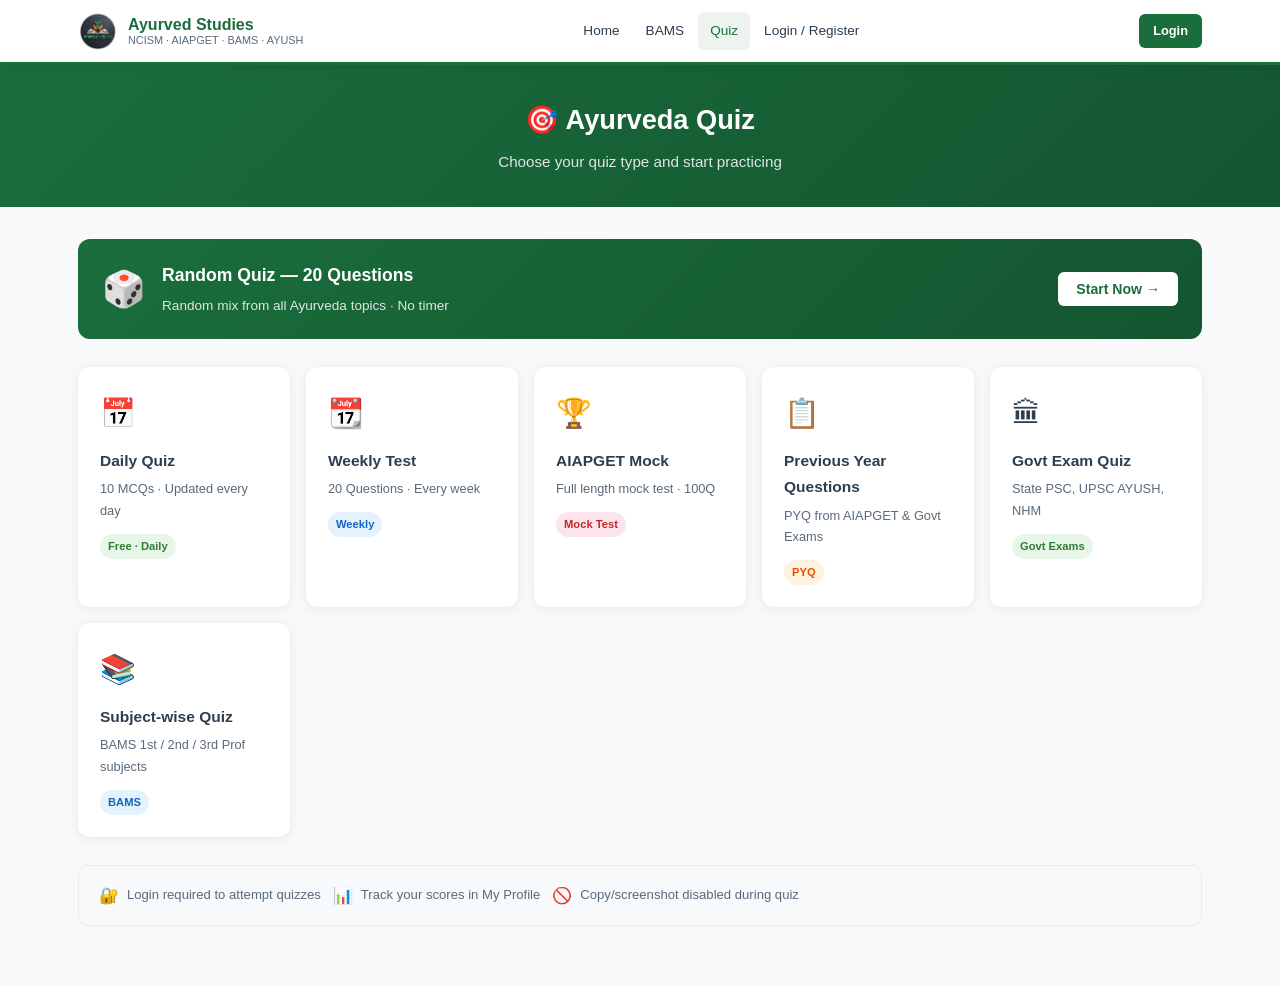
<file: pages/quiz.html>
<!DOCTYPE html>
<html lang="en">
<head>
  <meta charset="UTF-8">
  <meta name="viewport" content="width=device-width, initial-scale=1.0">
  <title>Quiz | Ayurved Studies</title>
  <meta name="description" content="Practice Ayurveda MCQs — Daily Quiz, Weekly Test, AIAPGET Mock, PYQ, Random Quiz and more.">
  <link rel="stylesheet" href="/assets/css/style.css">
  <link rel="stylesheet" href="/assets/css/quiz.css">
  <link rel="icon" type="image/png" href="/assets/img/favicon.png">
  <!-- AdSense Auto Ads -->
  <script async src="https://pagead2.googlesyndication.com/pagead/js/adsbygoogle.js?client=ca-pub-1300049746675872" crossorigin="anonymous"></script>
</head>
<body>

<!-- ── Navbar ─────────────────────────────────────── -->
<nav class="navbar">
  <div class="container nav-inner">
    <a href="/" class="nav-brand">
      <img src="/assets/img/logo.png" alt="Ayurved Studies" class="nav-brand-logo">
      <div class="nav-brand-text">
        <span class="site-name">Ayurved Studies</span>
        <span class="site-tagline">NCISM · AIAPGET · BAMS · AYUSH</span>
      </div>
    </a>
    <div class="nav-menu" id="nav-menu">
      <a href="/">Home</a>
      <a href="/pages/bams.html">BAMS</a>
      <a href="/pages/quiz.html" class="active">Quiz</a>
      <a href="/pages/login.html" class="nav-mobile-login">Login / Register</a>
    </div>
    <div class="nav-actions">
      <div id="nav-login-btn">
        <a href="/pages/login.html" class="btn btn-primary btn-sm">Login</a>
      </div>
      <div class="hidden" id="nav-user-btn">
        <a href="/pages/profile.html" class="btn btn-outline btn-sm">👤 <span id="nav-user-name"></span></a>
      </div>
    </div>
    <button class="nav-hamburger" id="nav-burger" aria-label="Menu">☰</button>
  </div>
</nav>

<!-- ── Selection Page ───────────────────────────────── -->
<div id="quiz-selection-page">

  <div class="page-header" style="background:linear-gradient(135deg,var(--primary),var(--primary-dark));padding:32px 0">
    <div class="container" style="text-align:center">
      <h1 style="color:#fff;font-size:1.7rem;margin-bottom:6px">🎯 Ayurveda Quiz</h1>
      <p style="color:rgba(255,255,255,0.85);font-size:0.95rem">Choose your quiz type and start practicing</p>
    </div>
  </div>

  <div class="container" style="padding:32px 18px 60px">

    <!-- Random 20Q highlight -->
    <div class="quiz-random-banner" onclick="startQuiz('random')" style="cursor:pointer">
      <div class="qrb-left">
        <div class="qrb-icon">🎲</div>
        <div>
          <div class="qrb-title">Random Quiz — 20 Questions</div>
          <div class="qrb-sub">Random mix from all Ayurveda topics · No timer</div>
        </div>
      </div>
      <button class="btn btn-primary">Start Now →</button>
    </div>

    <!-- Quiz type grid -->
    <div class="quiz-type-grid">

      <div class="quiz-type-card" onclick="startQuiz('daily')">
        <div class="qtc-icon">📅</div>
        <div class="qtc-title">Daily Quiz</div>
        <div class="qtc-sub">10 MCQs · Updated every day</div>
        <div class="qtc-badge qtc-badge-green">Free · Daily</div>
      </div>

      <div class="quiz-type-card" onclick="startQuiz('weekly')">
        <div class="qtc-icon">📆</div>
        <div class="qtc-title">Weekly Test</div>
        <div class="qtc-sub">20 Questions · Every week</div>
        <div class="qtc-badge qtc-badge-blue">Weekly</div>
      </div>

      <div class="quiz-type-card" onclick="startQuiz('mock')">
        <div class="qtc-icon">🏆</div>
        <div class="qtc-title">AIAPGET Mock</div>
        <div class="qtc-sub">Full length mock test · 100Q</div>
        <div class="qtc-badge qtc-badge-red">Mock Test</div>
      </div>

      <div class="quiz-type-card" onclick="startQuiz('previous_year')">
        <div class="qtc-icon">📋</div>
        <div class="qtc-title">Previous Year Questions</div>
        <div class="qtc-sub">PYQ from AIAPGET & Govt Exams</div>
        <div class="qtc-badge qtc-badge-orange">PYQ</div>
      </div>

      <div class="quiz-type-card" onclick="startQuiz('govt')">
        <div class="qtc-icon">🏛</div>
        <div class="qtc-title">Govt Exam Quiz</div>
        <div class="qtc-sub">State PSC, UPSC AYUSH, NHM</div>
        <div class="qtc-badge qtc-badge-green">Govt Exams</div>
      </div>

      <div class="quiz-type-card" onclick="window.location.href='/pages/bams.html'">
        <div class="qtc-icon">📚</div>
        <div class="qtc-title">Subject-wise Quiz</div>
        <div class="qtc-sub">BAMS 1st / 2nd / 3rd Prof subjects</div>
        <div class="qtc-badge qtc-badge-blue">BAMS</div>
      </div>

    </div>

    <!-- Info strip -->
    <div class="quiz-info-strip">
      <div class="qis-item"><span class="qis-icon">🔐</span><span>Login required to attempt quizzes</span></div>
      <div class="qis-item"><span class="qis-icon">📊</span><span>Track your scores in My Profile</span></div>
      <div class="qis-item"><span class="qis-icon">🚫</span><span>Copy/screenshot disabled during quiz</span></div>
    </div>

  </div>
</div>

<!-- ── Quiz Player Page ──────────────────────────────── -->
<div id="quiz-player-page" style="display:none">

  <!-- Quiz Header (sticky) -->
  <div class="quiz-header">
    <div class="container quiz-header-inner">
      <div>
        <div class="title" id="quiz-title">Ayurveda Quiz</div>
        <div class="sub" id="quiz-subtitle">Loading...</div>
      </div>
      <div style="display:flex;align-items:center;gap:12px">
        <div class="quiz-timer hidden" id="quiz-timer">
          ⏱ <span id="quiz-timer-val">--:--</span>
        </div>
        <span class="text-small text-muted" id="header-q-info"></span>
        <a href="/pages/quiz.html" class="btn btn-outline btn-sm" title="Back to quiz selection">✕ Exit</a>
      </div>
    </div>
  </div>

  <!-- Main quiz content (injected by quiz-player.js) -->
  <div class="container" style="padding-top:8px;padding-bottom:40px">
    <div id="quiz-main">
      <div class="spinner-wrap"><div class="spinner"></div></div>
    </div>
  </div>

</div>

<script src="/assets/js/app.js"></script>
<script>
  const _quizTypes = {
    daily:         { title: 'Daily Quiz',              sub: '10 Questions' },
    random:        { title: 'Random Quiz',             sub: '20 Random MCQs' },
    weekly:        { title: 'Weekly Test',             sub: '20 Questions' },
    mock:          { title: 'AIAPGET Mock Test',       sub: 'Full Mock Test' },
    previous_year: { title: 'Previous Year Questions', sub: 'PYQ' },
    govt:          { title: 'Govt Exam Quiz',          sub: 'State PSC / UPSC AYUSH' },
    practice:      { title: 'Practice Quiz',           sub: 'Practice MCQs' }
  };

  function startQuiz(type) {
    window.location.href = `/pages/quiz.html?type=${type}`;
  }

  document.addEventListener('DOMContentLoaded', () => {
    const p = Params.all();
    if (p.type) {
      // Show quiz player
      document.getElementById('quiz-selection-page').style.display = 'none';
      document.getElementById('quiz-player-page').style.display = '';
      document.body.classList.add('quiz-body');
      const meta = _quizTypes[p.type] || { title: 'Quiz', sub: '' };
      document.getElementById('quiz-title').textContent = meta.title;
      document.getElementById('quiz-subtitle').textContent = meta.sub;
    } else {
      // Show selection page — nothing to do, it's visible by default
      document.body.classList.remove('quiz-body');
    }
  });
</script>
<script src="/assets/js/quiz-player.js"></script>

<style>
/* ── Quiz Selection Styles ────────────────────────────── */
.quiz-random-banner{background:linear-gradient(135deg,var(--primary),var(--primary-dark));color:#fff;border-radius:12px;padding:20px 24px;display:flex;align-items:center;justify-content:space-between;gap:16px;margin-bottom:28px;flex-wrap:wrap}
.qrb-left{display:flex;align-items:center;gap:16px}
.qrb-icon{font-size:2.2rem;flex-shrink:0}
.qrb-title{font-size:1.1rem;font-weight:700;margin-bottom:3px}
.qrb-sub{font-size:0.85rem;opacity:0.85}
.quiz-random-banner .btn-primary{background:#fff;color:var(--primary);flex-shrink:0}
.quiz-random-banner:hover{opacity:0.95}

.quiz-type-grid{display:grid;grid-template-columns:repeat(auto-fill,minmax(200px,1fr));gap:16px;margin-bottom:28px}
.quiz-type-card{background:#fff;border-radius:12px;padding:20px;box-shadow:var(--shadow);cursor:pointer;transition:.2s;border:2px solid transparent;text-align:left}
.quiz-type-card:hover{border-color:var(--primary);transform:translateY(-2px);box-shadow:var(--shadow-lg)}
.qtc-icon{font-size:1.8rem;margin-bottom:10px}
.qtc-title{font-size:0.97rem;font-weight:700;color:var(--text);margin-bottom:4px}
.qtc-sub{font-size:0.8rem;color:var(--text-mid);margin-bottom:10px}
.qtc-badge{display:inline-block;font-size:0.7rem;font-weight:700;padding:3px 8px;border-radius:20px}
.qtc-badge-green{background:#e8f5e9;color:#2e7d32}
.qtc-badge-blue{background:#e3f2fd;color:#1565c0}
.qtc-badge-red{background:#fce4ec;color:#c62828}
.qtc-badge-orange{background:#fff3e0;color:#e65100}

.quiz-info-strip{display:flex;flex-wrap:wrap;gap:12px;background:#f8f9fa;border-radius:10px;padding:16px 20px;border:1px solid var(--border)}
.qis-item{display:flex;align-items:center;gap:8px;font-size:0.82rem;color:var(--text-mid)}
.qis-icon{font-size:1rem}

@media(max-width:600px){
  .quiz-random-banner{flex-direction:column;align-items:flex-start}
  .quiz-type-grid{grid-template-columns:repeat(2,1fr)}
  .quiz-info-strip{flex-direction:column}
}
</style>

</body>
</html>
</file>
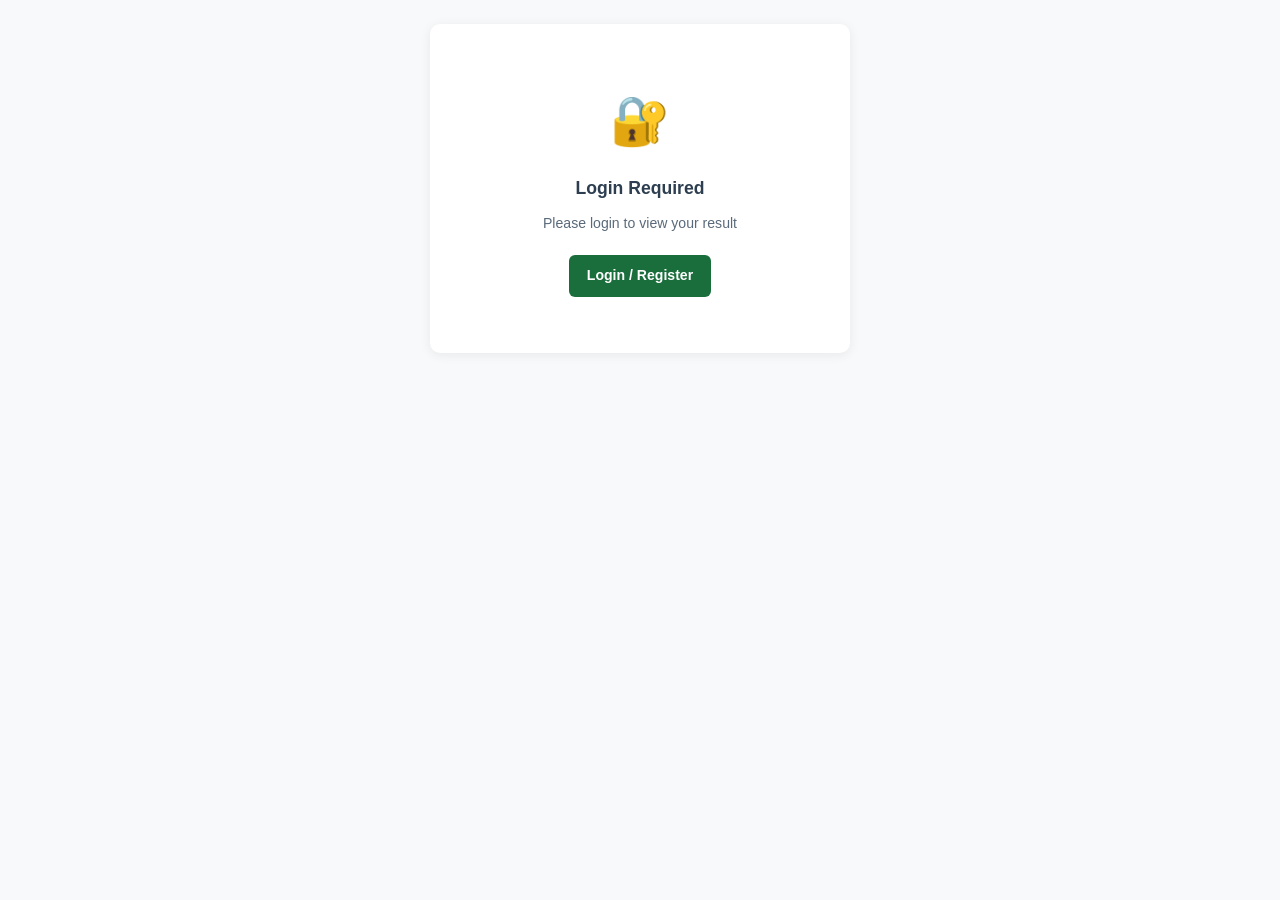
<file: pages/result.html>
<!DOCTYPE html>
<html lang="en">
<head>
  <meta charset="UTF-8">
  <meta name="viewport" content="width=device-width, initial-scale=1.0">
  <title>Quiz Result | Ayurved Studies</title>
  <meta name="description" content="Check your Ayurveda Quiz result and review all answers">
  <link rel="stylesheet" href="/assets/css/style.css">
  <link rel="stylesheet" href="/assets/css/quiz.css">
  <link rel="icon" type="image/png" href="/assets/img/favicon.png">
  <!-- AdSense Auto Ads -->
  <script async src="https://pagead2.googlesyndication.com/pagead/js/adsbygoogle.js?client=ca-pub-1300049746675872" crossorigin="anonymous"></script>
</head>
<body class="result-page quiz-body">

<div id="result-main">
  <div class="spinner-wrap"><div class="spinner"></div></div>
</div>

<script src="/assets/js/app.js"></script>
<script src="/assets/js/quiz-result.js"></script>
</body>
</html>
</file>
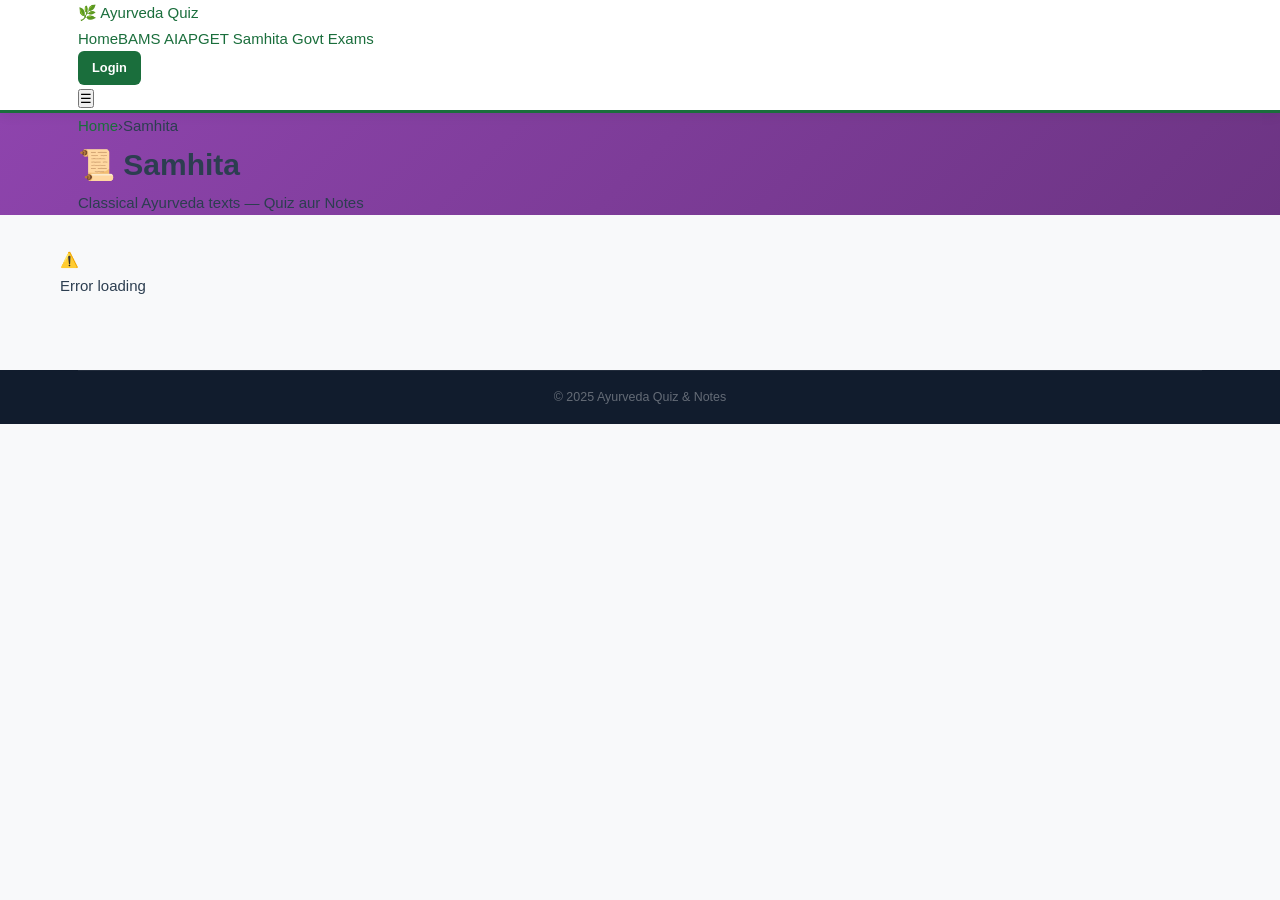
<file: pages/samhita.html>
<!DOCTYPE html>
<html lang="hi">
<head>
  <meta charset="UTF-8">
  <meta name="viewport" content="width=device-width, initial-scale=1.0">
  <title>Samhita | Ayurveda Quiz</title>
  <link rel="stylesheet" href="/assets/css/style.css">
  <link rel="icon" href="/assets/img/logo.png" type="image/png">
</head>
<body>

<nav class="navbar">
  <div class="container navbar-inner">
    <a href="/" class="navbar-brand"><span>🌿 Ayurveda Quiz</span></a>
    <div class="navbar-menu" id="nav-menu">
      <a href="/">Home</a><a href="/pages/bams.html?year=1">BAMS</a>
      <a href="/pages/aiapget.html">AIAPGET</a>
      <a href="/pages/samhita.html" class="active">Samhita</a>
      <a href="/pages/govt-exam.html">Govt Exams</a>
    </div>
    <div class="navbar-actions">
      <a href="/pages/login.html" class="btn btn-primary btn-sm" id="nav-login-btn">Login</a>
      <div class="hidden" id="nav-user-btn">
        <a href="/pages/profile.html" class="btn btn-outline btn-sm">👤 <span id="nav-user-name">User</span></a>
        <button id="nav-logout-btn" class="btn btn-sm" style="background:none;border:none;color:var(--text-mid)">Logout</button>
      </div>
    </div>
    <button class="navbar-hamburger" id="nav-burger">☰</button>
  </div>
</nav>

<div class="page-header" style="background:linear-gradient(135deg,#8E44AD,#6C3483)">
  <div class="container">
    <div class="breadcrumb"><a href="/">Home</a><span>›</span><span>Samhita</span></div>
    <h1>📜 Samhita</h1>
    <p>Classical Ayurveda texts — Quiz aur Notes</p>
  </div>
</div>

<div class="container section">
  <div id="samhita-list">
    <div class="spinner-wrap"><div class="spinner"></div></div>
  </div>
</div>

<!-- Selected Samhita detail (tabs: Quiz + Notes) -->
<div id="samhita-detail" class="hidden">
  <div class="container">
    <button onclick="closeSamhita()" class="btn btn-outline btn-sm mb-3">← Wapas</button>
    <h2 id="samhita-detail-name" style="margin-bottom:16px"></h2>
    <div class="tabs" id="samhita-tabs">
      <button class="tab-btn active" id="stab-quiz" onclick="showSTab('quiz')">📝 Quiz</button>
      <button class="tab-btn hidden" id="stab-notes" onclick="showSTab('notes')">📖 Notes</button>
    </div>
    <div class="tab-panel active" id="spanel-quiz">
      <div id="samhita-quiz-list"><div class="spinner-wrap"><div class="spinner"></div></div></div>
    </div>
    <div class="tab-panel" id="spanel-notes">
      <div id="samhita-notes-content"><div class="spinner-wrap"><div class="spinner"></div></div></div>
    </div>
  </div>
</div>

<footer class="footer">
  <div class="container"><div class="footer-bottom">© 2025 Ayurveda Quiz & Notes</div></div>
</footer>

<script src="/assets/js/app.js"></script>
<script>
let currentSamhita = null;

document.addEventListener('DOMContentLoaded', loadSamhitaList);

async function loadSamhitaList() {
  const list = document.getElementById('samhita-list');
  const res  = await apiGet('public/categories.php?type=samhita&include_children=1');

  if (!res.success) { list.innerHTML = '<div class="empty-state"><div class="icon">⚠️</div><p>Error loading</p></div>'; return; }

  const parent   = res.data[0];
  const children = parent?.children || [];

  if (!children.length) {
    list.innerHTML = '<div class="empty-state"><div class="icon">📜</div><h3>Samhita coming soon</h3></div>';
    return;
  }

  list.innerHTML = `<div class="subjects-grid">${
    children.map(s => `
      <div class="subject-card" onclick="openSamhita(${s.id}, '${s.name.replace(/'/g,"\\'")}', ${s.has_notes||0})" style="cursor:pointer">
        <span class="icon">📜</span>
        <div class="info">
          <h4>${s.name}</h4>
          <p>${s.question_count || 0} Questions${s.has_notes ? ' · Notes' : ''}</p>
        </div>
        <span class="arrow">›</span>
      </div>`).join('')
  }</div>`;
}

function openSamhita(id, name, hasNotes) {
  if (!Auth.isLoggedIn()) {
    sessionStorage.setItem('aq_redirect', window.location.href);
    window.location.href = '/pages/login.html';
    return;
  }

  currentSamhita = { id, name };
  document.getElementById('samhita-list').closest('.section').classList.add('hidden');
  document.getElementById('samhita-detail').classList.remove('hidden');
  document.getElementById('samhita-detail-name').textContent = name;

  // Show/hide notes tab
  const notesTab = document.getElementById('stab-notes');
  if (hasNotes) notesTab.classList.remove('hidden');
  else notesTab.classList.add('hidden');

  loadSamhitaQuiz(id);
}

function closeSamhita() {
  document.getElementById('samhita-list').closest('.section').classList.remove('hidden');
  document.getElementById('samhita-detail').classList.add('hidden');
  currentSamhita = null;
  // Reset tabs
  showSTab('quiz');
}

async function loadSamhitaQuiz(catId) {
  const list = document.getElementById('samhita-quiz-list');
  list.innerHTML = '<div class="spinner-wrap"><div class="spinner"></div></div>';

  list.innerHTML = `
    <div class="quiz-list">
      <div class="quiz-list-item">
        <div class="info"><h4>🎲 Practice Test</h4><p>Random 10 Questions</p></div>
        <div class="meta"><span class="badge">10 Q</span>
        <a href="/pages/quiz.html?type=practice&category=${catId}" class="btn btn-primary btn-sm">Start →</a></div>
      </div>
      <div class="quiz-list-item">
        <div class="info"><h4>📆 Weekly Quiz</h4><p>20 Questions · Mixed topics</p></div>
        <div class="meta"><span class="badge blue">20 Q</span>
        <a href="/pages/quiz.html?type=weekly&category=${catId}" class="btn btn-primary btn-sm">Start →</a></div>
      </div>
    </div>`;
}

async function loadSamhitaNotes(catId) {
  const container = document.getElementById('samhita-notes-content');
  if (container.dataset.loaded) return;
  container.dataset.loaded = '1';

  const res = await apiGet(`public/notes.php?category_id=${catId}&type=short_notes`);
  if (!res.success || !res.data.length) {
    container.innerHTML = '<div class="empty-state"><div class="icon">📖</div><h3>Notes coming soon</h3></div>';
    return;
  }
  container.innerHTML = res.data.map(n => `
    <div class="card mb-3">
      <h3 style="color:var(--purple);margin-bottom:12px">${n.title}</h3>
      <div class="notes-content">${n.content || ''}</div>
    </div>`).join('');
}

function showSTab(name) {
  ['quiz','notes'].forEach(t => {
    document.getElementById(`stab-${t}`)?.classList.toggle('active', t === name);
    document.getElementById(`spanel-${t}`)?.classList.toggle('active', t === name);
  });
  if (name === 'notes' && currentSamhita) loadSamhitaNotes(currentSamhita.id);
}
</script>
</body>
</html>
</file>
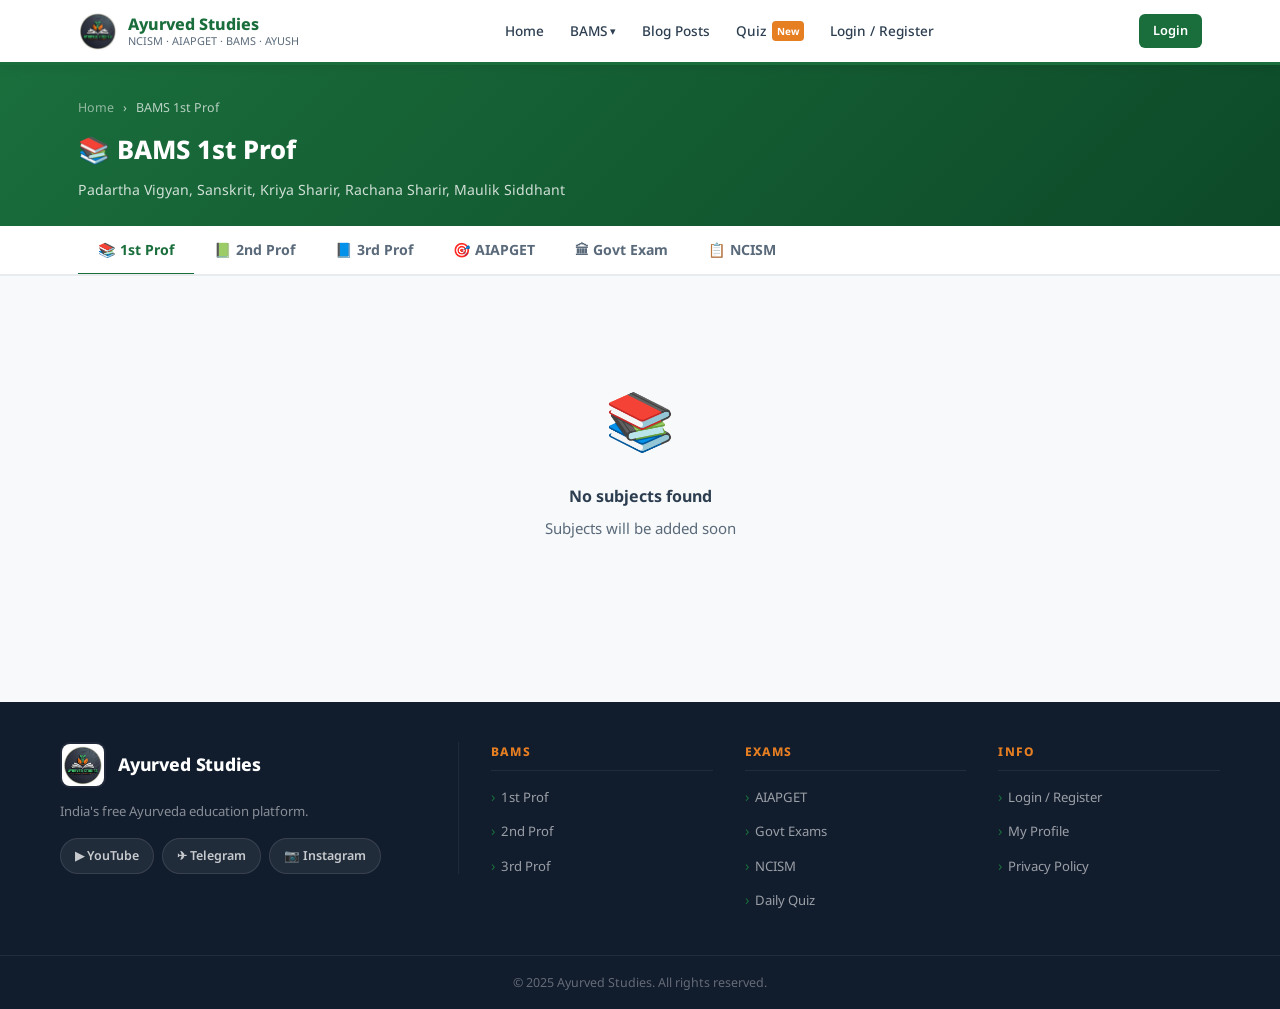
<file: pages/subject.html>
<!DOCTYPE html>
<html lang="en">
<head>
  <meta charset="UTF-8">
  <meta name="viewport" content="width=device-width, initial-scale=1.0">
  <title>Subject | Ayurved Studies</title>
  <link rel="stylesheet" href="/assets/css/style.css">
  <link rel="icon" type="image/png" href="/assets/img/favicon.png">
  <link rel="preconnect" href="https://fonts.googleapis.com">
  <link href="https://fonts.googleapis.com/css2?family=Noto+Sans:wght@400;500;600;700;800&display=swap" rel="stylesheet">
  <style>
    .subject-hero{background:linear-gradient(135deg,#1a6e3c 0%,#0d4a28 100%);color:#fff;padding:28px 0 20px}
    .subject-hero h1{font-size:1.5rem;font-weight:800;margin-bottom:4px;display:flex;align-items:center;gap:10px}
    .subject-hero-sub{font-size:0.82rem;opacity:.75}

    .subject-tabs-bar{background:#fff;border-bottom:2px solid var(--border);position:sticky;top:62px;z-index:100}
    .subject-tabs{display:flex;gap:0;overflow-x:auto;scrollbar-width:none}
    .subject-tabs::-webkit-scrollbar{display:none}
    .subject-tab{background:none;border:none;border-bottom:3px solid transparent;padding:13px 20px;font-size:0.88rem;font-weight:700;color:var(--text-mid);cursor:pointer;white-space:nowrap;margin-bottom:-2px;transition:.18s;font-family:var(--font);display:flex;align-items:center;gap:6px}
    .subject-tab:hover{color:var(--primary)}
    .subject-tab.active{color:var(--primary);border-bottom-color:var(--primary)}
    .tab-count{background:var(--primary);color:#fff;font-size:0.65rem;padding:1px 6px;border-radius:10px;font-weight:700}
    .subject-tab.hidden{display:none}

    .subject-content{padding:28px 0 56px;background:var(--bg);min-height:300px}
    .tab-panel{display:none}
    .tab-panel.active{display:block}

    /* Notes */
    .notes-list{display:flex;flex-direction:column;gap:16px}
    .note-card{background:#fff;border-radius:var(--radius);padding:20px 22px;box-shadow:var(--shadow);border:1px solid var(--border);border-left:4px solid var(--primary)}
    .note-card-title{font-size:1rem;font-weight:800;color:var(--primary);margin-bottom:12px;display:flex;align-items:center;gap:8px}
    .note-card-type{font-size:0.68rem;background:#e8f5ee;color:#1a6e3c;padding:2px 8px;border-radius:4px;font-weight:700;text-transform:uppercase}
    .note-content{font-size:0.88rem;line-height:1.85;color:var(--text)}
    .note-content h2,.note-content h3{color:var(--primary);margin:16px 0 8px}
    .note-content ul,.note-content ol{padding-left:20px;margin:8px 0}
    .note-content li{margin-bottom:4px}
    .note-content table{width:100%;border-collapse:collapse;margin:12px 0;font-size:0.85rem}
    .note-content th{background:var(--primary);color:#fff;padding:8px 10px;text-align:left}
    .note-content td{padding:7px 10px;border:1px solid var(--border)}
    .note-content tr:nth-child(even) td{background:#f8f9fa}

    /* PDFs */
    .pdf-list{display:grid;grid-template-columns:repeat(auto-fill,minmax(260px,1fr));gap:14px}
    .pdf-card{background:#fff;border-radius:var(--radius);padding:16px 18px;box-shadow:var(--shadow);border:1px solid var(--border);display:flex;gap:14px;align-items:flex-start;text-decoration:none;color:var(--text);transition:.2s}
    .pdf-card:hover{box-shadow:var(--shadow-lg);transform:translateY(-2px)}
    .pdf-icon{width:44px;height:44px;background:#fdecea;border-radius:8px;display:flex;align-items:center;justify-content:center;font-size:1.4rem;flex-shrink:0}
    .pdf-body{flex:1;min-width:0}
    .pdf-title{font-size:0.88rem;font-weight:700;margin-bottom:4px;line-height:1.3}
    .pdf-meta{font-size:0.72rem;color:var(--text-light);display:flex;align-items:center;gap:6px}
    .pdf-type-tag{background:#fdecea;color:#c0392b;padding:2px 7px;border-radius:4px;font-size:0.66rem;font-weight:700;text-transform:uppercase}
    .pdf-dl{font-size:0.78rem;font-weight:700;color:var(--primary);margin-top:6px;display:inline-flex;align-items:center;gap:4px}

    /* Tests */
    .tests-list{display:flex;flex-direction:column;gap:12px}
    .test-card{background:#fff;border-radius:var(--radius);padding:16px 20px;box-shadow:var(--shadow);border:1px solid var(--border);display:flex;align-items:center;gap:16px}
    .test-card-icon{width:48px;height:48px;background:linear-gradient(135deg,#1a6e3c,#0d4a28);border-radius:10px;display:flex;align-items:center;justify-content:center;font-size:1.4rem;flex-shrink:0}
    .test-card-body{flex:1;min-width:0}
    .test-card-title{font-size:0.92rem;font-weight:800;margin-bottom:4px;color:var(--text)}
    .test-card-meta{font-size:0.75rem;color:var(--text-mid);display:flex;gap:10px;flex-wrap:wrap}
    .test-card-meta span{display:flex;align-items:center;gap:3px}
    .test-card-actions{flex-shrink:0}

    .empty-tab{text-align:center;padding:48px 20px;color:var(--text-mid)}
    .empty-tab .icon{font-size:2.5rem;margin-bottom:12px}
    .empty-tab p{font-size:0.85rem}

    @media(max-width:580px){
      .pdf-list{grid-template-columns:1fr}
      .test-card{flex-wrap:wrap}
      .subject-hero h1{font-size:1.2rem}
    }
  </style>
</head>
<body>

<nav class="navbar">
  <div class="container nav-inner">
    <a href="/" class="nav-brand">
      <img src="/assets/img/logo.png" alt="Ayurved Studies" class="nav-brand-logo">
      <div class="nav-brand-text">
        <span class="site-name">Ayurved Studies</span>
        <span class="site-tagline">NCISM · AIAPGET · BAMS · AYUSH</span>
      </div>
    </a>
    <div class="nav-menu" id="nav-menu">
      <a href="/">Home</a>
      <div class="nav-dropdown">
        <a href="/pages/bams.html" class="nav-dropdown-trigger">BAMS <span class="nav-caret">▾</span></a>
        <div class="nav-dropdown-menu">
          <a href="/pages/bams.html?prof=bams-1st-prof">📚 1st Prof</a>
          <a href="/pages/bams.html?prof=bams-2nd-prof">📗 2nd Prof</a>
          <a href="/pages/bams.html?prof=bams-3rd-prof">📘 3rd Prof</a>
          <div class="nav-dd-divider"></div>
          <a href="/pages/bams.html?prof=aiapget">🎯 AIAPGET</a>
          <a href="/pages/bams.html?prof=ncism">📋 NCISM</a>
        </div>
      </div>
      <a href="/blog-post/">Blog Posts</a>
      <a href="/pages/quiz.html">Quiz <span class="new-badge">New</span></a>
      <a href="/pages/login.html" class="nav-mobile-login">Login / Register</a>
    </div>
    <div class="nav-actions">
      <div id="nav-login-btn"><a href="/pages/login.html" class="btn btn-primary btn-sm">Login</a></div>
      <div class="hidden" id="nav-user-btn">
        <a href="/pages/profile.html" class="btn btn-outline btn-sm">👤 <span id="nav-user-name"></span></a>
      </div>
    </div>
    <button class="nav-hamburger" id="nav-burger" aria-label="Menu">☰</button>
  </div>
</nav>

<!-- Hero -->
<section class="subject-hero">
  <div class="container">
    <div style="font-size:0.78rem;opacity:.7;margin-bottom:10px" id="breadcrumb-wrap">
      <a href="/" style="color:rgba(255,255,255,.75)">Home</a>
      <span style="margin:0 6px">›</span>
      <a href="/pages/bams.html" style="color:rgba(255,255,255,.75)" id="bc-parent">BAMS</a>
      <span style="margin:0 6px">›</span>
      <span id="bc-subject">Subject</span>
    </div>
    <h1 id="subject-title"><span id="subject-icon">📚</span> <span id="subject-name">Loading...</span></h1>
    <p class="subject-hero-sub" id="subject-parent-name"></p>
  </div>
</section>

<!-- Tabs -->
<div class="subject-tabs-bar">
  <div class="container">
    <div class="subject-tabs">
      <button class="subject-tab active" id="tab-notes-btn" onclick="showTab('notes')">📝 Notes</button>
      <button class="subject-tab" id="tab-pdf-btn" onclick="showTab('pdf')">📄 NCISM Syllabus / PDF</button>
      <button class="subject-tab" id="tab-tests-btn" onclick="showTab('tests')">🎯 Tests</button>
    </div>
  </div>
</div>

<!-- Content -->
<div class="subject-content">
  <div class="container">

    <!-- Notes Tab -->
    <div class="tab-panel active" id="panel-notes">
      <div id="notes-wrap"><div class="spinner-wrap"><div class="spinner"></div></div></div>
    </div>

    <!-- PDF Tab -->
    <div class="tab-panel" id="panel-pdf">
      <div id="pdf-wrap"><div class="spinner-wrap"><div class="spinner"></div></div></div>
    </div>

    <!-- Tests Tab -->
    <div class="tab-panel" id="panel-tests">
      <div id="tests-wrap"><div class="spinner-wrap"><div class="spinner"></div></div></div>
    </div>

  </div>
</div>

<footer class="footer">
  <div class="container footer-top">
    <div class="footer-grid">
      <div class="footer-brand">
        <div class="footer-logo-wrap">
          <img src="/assets/img/logo.png" alt="Ayurved Studies" class="footer-logo">
          <div class="site-name">Ayurved Studies</div>
        </div>
        <p>India's free Ayurveda education platform.</p>
        <div class="footer-social">
          <a href="#">▶ YouTube</a><a href="#">✈ Telegram</a><a href="#">📷 Instagram</a>
        </div>
      </div>
      <div class="footer-col"><h4>BAMS</h4>
        <a href="/pages/bams.html?prof=bams-1st-prof">1st Prof</a>
        <a href="/pages/bams.html?prof=bams-2nd-prof">2nd Prof</a>
        <a href="/pages/bams.html?prof=bams-3rd-prof">3rd Prof</a>
      </div>
      <div class="footer-col"><h4>Exams</h4>
        <a href="/pages/bams.html?prof=aiapget">AIAPGET</a>
        <a href="/pages/bams.html?prof=govt-exam">Govt Exams</a>
        <a href="/pages/bams.html?prof=ncism">NCISM</a>
      </div>
      <div class="footer-col"><h4>Info</h4>
        <a href="/pages/login.html">Login / Register</a>
        <a href="/pages/profile.html">My Profile</a>
        <a href="/privacy-policy/">Privacy Policy</a>
      </div>
    </div>
  </div>
  <div class="footer-bottom"><div class="container">© 2025 Ayurved Studies. All rights reserved.</div></div>
</footer>

<script src="/assets/js/app.js"></script>
<script>
const slug = new URLSearchParams(location.search).get('slug') || '';
let _data = null;
let _loaded = { notes: false, pdf: false, tests: false };

document.addEventListener('DOMContentLoaded', async () => {
  if (!slug) { location.href = '/pages/bams.html'; return; }
  await loadSubjectDetail();
  renderNotes();
});

async function loadSubjectDetail() {
  try {
    const res = await apiGet(`public/subject-detail.php?slug=${encodeURIComponent(slug)}`);
    if (!res.success) { location.href = '/pages/bams.html'; return; }
    _data = res.data;

    const s = _data.subject;
    document.getElementById('subject-name').textContent  = s.name;
    document.getElementById('subject-icon').textContent  = s.icon || '📚';
    document.getElementById('bc-subject').textContent    = s.name;
    document.getElementById('subject-parent-name').textContent = s.parent_name || '';
    document.title = s.name + ' | Ayurved Studies';

    // breadcrumb parent link
    if (s.parent_slug) {
      const parentSlug = s.parent_slug;
      document.getElementById('bc-parent').href = `/pages/bams.html?prof=${parentSlug}`;
      document.getElementById('bc-parent').textContent = s.parent_name || 'BAMS';
    }

    // Update tab counts
    if (_data.notes.length)  document.getElementById('tab-notes-btn').innerHTML = `📝 Notes <span class="tab-count">${_data.notes.length}</span>`;
    if (_data.pdfs.length)   document.getElementById('tab-pdf-btn').innerHTML   = `📄 PDF / Syllabus <span class="tab-count">${_data.pdfs.length}</span>`;
    if (_data.tests.length)  document.getElementById('tab-tests-btn').innerHTML = `🎯 Tests <span class="tab-count">${_data.tests.length}</span>`;

  } catch(e) {
    document.getElementById('subject-name').textContent = 'Error loading subject';
  }
}

function showTab(name) {
  ['notes','pdf','tests'].forEach(t => {
    document.getElementById(`panel-${t}`).classList.toggle('active', t === name);
    document.getElementById(`tab-${t}-btn`).classList.toggle('active', t === name);
  });
  if (name === 'notes'  && !_loaded.notes)  renderNotes();
  if (name === 'pdf'    && !_loaded.pdf)    renderPdfs();
  if (name === 'tests'  && !_loaded.tests)  renderTests();
}

function renderNotes() {
  _loaded.notes = true;
  const wrap = document.getElementById('notes-wrap');
  const notes = _data?.notes || [];
  if (!notes.length) {
    wrap.innerHTML = `<div class="empty-tab"><div class="icon">📝</div><p>No notes have been added for this subject yet</p></div>`;
    return;
  }
  wrap.innerHTML = `<div class="notes-list">${notes.map(n => `
    <div class="note-card">
      <div class="note-card-title">
        ${esc(n.title)}
        <span class="note-card-type">${n.type === 'syllabus' ? 'Syllabus' : n.type === 'short_notes' ? 'Short Notes' : 'Full Notes'}</span>
      </div>
      <div class="note-content">${n.content || '<p style="color:var(--text-light)">Content loading...</p>'}</div>
    </div>`).join('')}</div>`;
}

function renderPdfs() {
  _loaded.pdf = true;
  const wrap = document.getElementById('pdf-wrap');
  const pdfs = _data?.pdfs || [];
  if (!pdfs.length) {
    wrap.innerHTML = `<div class="empty-tab"><div class="icon">📄</div><p>No PDFs uploaded for this subject yet</p></div>`;
    return;
  }
  wrap.innerHTML = `<div class="pdf-list">${pdfs.map(p => `
    <a href="${esc(p.file_url)}" target="_blank" rel="noopener" class="pdf-card">
      <div class="pdf-icon">📄</div>
      <div class="pdf-body">
        <div class="pdf-title">${esc(p.title)}</div>
        <div class="pdf-meta">
          <span class="pdf-type-tag">${esc(p.pdf_type)}</span>
        </div>
        <div class="pdf-dl">📥 Download / View</div>
      </div>
    </a>`).join('')}</div>`;
}

function renderTests() {
  _loaded.tests = true;
  const wrap  = document.getElementById('tests-wrap');
  const tests = _data?.tests || [];
  if (!tests.length) {
    wrap.innerHTML = `<div class="empty-tab"><div class="icon">🎯</div><p>No tests have been assigned to this subject yet</p></div>`;
    return;
  }
  wrap.innerHTML = `<div class="tests-list">${tests.map(t => `
    <div class="test-card">
      <div class="test-card-icon">🎯</div>
      <div class="test-card-body">
        <div class="test-card-title">${esc(t.title)}</div>
        <div class="test-card-meta">
          <span>📝 ${t.total_questions} Questions</span>
          <span>⏱ ${t.time_minutes} min</span>
          ${t.description ? `<span>${esc(t.description)}</span>` : ''}
        </div>
      </div>
      <div class="test-card-actions">
        <a href="/pages/quiz.html?type=mock&test_id=${t.id}" class="btn btn-primary btn-sm">Start →</a>
      </div>
    </div>`).join('')}</div>`;
}

function esc(s){ return String(s||'').replace(/&/g,'&amp;').replace(/</g,'&lt;').replace(/>/g,'&gt;').replace(/"/g,'&quot;'); }
</script>
</body>
</html>
</file>
<file: assets/css/style.css>
/* ============================================================
   Ayurved Studies — Main Stylesheet
   ============================================================ */
:root {
  --primary:      #1a6e3c;
  --primary-dark: #145530;
  --accent:       #E67E22;
  --accent-dark:  #CA6F1E;
  --blue:         #0170B9;
  --red:          #e74c3c;
  --text:         #2c3e50;
  --text-mid:     #5a6a7a;
  --text-light:   #95a5a6;
  --border:       #e8ecef;
  --bg:           #f8f9fa;
  --white:        #ffffff;
  --shadow:       0 2px 12px rgba(0,0,0,0.07);
  --shadow-lg:    0 6px 30px rgba(0,0,0,0.10);
  --radius:       10px;
  --radius-sm:    6px;
  --font:         'Noto Sans', 'Segoe UI', Arial, sans-serif;
}

/* ── Reset ─────────────────────────────────────────── */
*,*::before,*::after{box-sizing:border-box;margin:0;padding:0}
html{scroll-behavior:smooth;overflow-x:hidden}
body{font-family:var(--font);background:var(--bg);color:var(--text);line-height:1.7;font-size:15px;overflow-x:hidden}
a{color:var(--primary);text-decoration:none}
a:hover{color:var(--primary-dark)}
img{max-width:100%;display:block}
button{cursor:pointer;font-family:var(--font)}

/* ── Utility ────────────────────────────────────────── */
.container{max-width:1160px;margin:0 auto;padding:0 18px}
.hidden{display:none!important}
.text-muted{color:var(--text-mid)}
.text-small{font-size:0.82rem}
.mt-1{margin-top:8px}.mt-2{margin-top:16px}.mt-3{margin-top:24px}
.mb-2{margin-bottom:16px}.mb-3{margin-bottom:24px}

/* ── Buttons ────────────────────────────────────────── */
.btn{display:inline-flex;align-items:center;gap:6px;padding:9px 18px;border-radius:var(--radius-sm);font-size:0.88rem;font-weight:600;border:none;cursor:pointer;transition:.2s}
.btn-primary{background:var(--primary);color:#fff}.btn-primary:hover{background:var(--primary-dark);color:#fff}
.btn-accent{background:var(--accent);color:#fff}.btn-accent:hover{background:var(--accent-dark);color:#fff}
.btn-outline{border:2px solid var(--primary);color:var(--primary);background:transparent}.btn-outline:hover{background:var(--primary);color:#fff}
.btn-sm{padding:6px 14px;font-size:0.8rem}

/* ── Navbar ─────────────────────────────────────────── */
.navbar{background:#fff;border-bottom:3px solid var(--primary);position:sticky;top:0;z-index:200;box-shadow:var(--shadow)}
.nav-inner{display:flex;align-items:center;justify-content:space-between;height:62px;gap:16px}
.nav-brand{display:flex;align-items:center;gap:10px;text-decoration:none}
.nav-brand-logo{width:40px;height:40px;border-radius:8px;object-fit:contain;flex-shrink:0}
.nav-brand-text{line-height:1.2}
.nav-brand-text .site-name{font-size:1rem;font-weight:800;color:var(--primary)}
.nav-brand-text .site-tagline{font-size:0.68rem;color:var(--text-mid);display:block}
.nav-menu{display:flex;align-items:center;gap:2px}
.nav-menu>a,.nav-dropdown-trigger{padding:7px 12px;border-radius:var(--radius-sm);font-size:0.85rem;font-weight:500;color:var(--text);transition:.18s;white-space:nowrap;display:flex;align-items:center;gap:3px;text-decoration:none;cursor:pointer}
.nav-menu>a:hover,.nav-menu>a.active,.nav-dropdown:hover>.nav-dropdown-trigger{background:rgba(26,110,60,0.08);color:var(--primary)}
.nav-menu .new-badge{background:var(--accent);color:#fff;font-size:0.62rem;padding:2px 5px;border-radius:4px;vertical-align:middle;margin-left:3px;font-weight:700}
/* Dropdown */
.nav-dropdown{position:relative}
.nav-caret{font-size:0.68rem;transition:transform .2s;display:inline-block;line-height:1}
.nav-dropdown:hover .nav-caret{transform:rotate(180deg)}
.nav-dropdown-menu{position:absolute;top:calc(100% + 6px);left:0;background:#fff;border:1.5px solid var(--border);border-radius:var(--radius);box-shadow:0 8px 32px rgba(0,0,0,.12);min-width:200px;z-index:300;opacity:0;visibility:hidden;transform:translateY(-8px);transition:opacity .18s,transform .18s,visibility .18s;overflow:hidden}
.nav-dropdown:hover .nav-dropdown-menu{opacity:1;visibility:visible;transform:translateY(0)}
.nav-dropdown-menu a{display:block;padding:9px 16px;font-size:0.84rem;color:var(--text);font-weight:500;border-bottom:1px solid #f0f2f5;transition:.15s;text-decoration:none;white-space:nowrap}
.nav-dropdown-menu a:last-child{border-bottom:none}
.nav-dropdown-menu a:hover{background:#f0faf5;color:var(--primary)}
.nav-dd-divider{height:1px;background:var(--border);margin:4px 0}
/* Nav actions */
.nav-actions{display:flex;align-items:center;gap:8px;flex-shrink:0}
.nav-search{display:flex;align-items:center;gap:6px;background:var(--bg);border:1.5px solid var(--border);border-radius:20px;padding:5px 12px;font-size:0.85rem}
.nav-search input{border:none;background:transparent;outline:none;width:140px;font-size:0.85rem}
.nav-hamburger{display:none;background:none;border:none;font-size:1.5rem;color:var(--text);padding:4px;min-width:44px;min-height:44px}
.nav-mobile-login{display:none}

@media(max-width:960px){
  .nav-menu{display:none;flex-direction:column;position:fixed;top:62px;left:0;right:0;background:#fff;padding:8px 12px 16px;border-bottom:2px solid var(--border);box-shadow:var(--shadow-lg);z-index:199;max-height:calc(100vh - 62px);overflow-y:auto}
  .nav-menu.open{display:flex}
  .nav-menu>a,.nav-dropdown-trigger{padding:11px 14px;border-radius:var(--radius-sm);width:100%;justify-content:space-between}
  .nav-hamburger{display:flex;align-items:center;justify-content:center;z-index:201;position:relative;min-width:44px;min-height:44px}
  .nav-search{display:none}
  .nav-actions{display:none}
  .nav-mobile-login{display:flex;background:var(--primary);color:#fff!important;border-radius:var(--radius-sm);justify-content:center;margin-top:4px}
  /* Mobile dropdown */
  .nav-dropdown{width:100%}
  .nav-dropdown-menu{position:static;opacity:1;visibility:visible;transform:none;box-shadow:none;border:none;border-left:3px solid var(--primary);background:#f8fbf9;border-radius:0;margin:0 0 4px 10px;display:none}
  .nav-dropdown-menu.mob-open{display:block}
  .nav-dropdown-menu a{padding:9px 14px;font-size:0.82rem}
  .nav-dd-divider{display:none}
  .nav-caret{transition:none}
}

/* ── Breaking / Alert Bar ───────────────────────────── */
.alert-bar{background:var(--accent);color:#fff;font-size:0.8rem;padding:6px 0;text-align:center;font-weight:500}
.alert-bar a{color:#fff;text-decoration:underline}

/* ── Site Intro / SEO Box ───────────────────────────── */
.site-intro{background:linear-gradient(135deg,#f0faf5 0%,#e8f4fd 100%);border-bottom:2px solid #c8e6d0;padding:20px 0}
.site-intro-inner{display:flex;align-items:center;gap:32px;flex-wrap:wrap}
.site-intro-left{flex:1;min-width:260px}
.site-intro-heading{font-size:1.15rem;font-weight:800;color:var(--primary);line-height:1.35;margin-bottom:6px}
.site-intro-tagline{font-size:0.82rem;color:var(--text-mid);line-height:1.6}
.site-intro-features{display:flex;flex-wrap:wrap;gap:8px;flex-shrink:0}
.intro-feat{display:flex;flex-direction:column;align-items:center;gap:4px;background:#fff;border:1.5px solid #d4eadb;border-radius:var(--radius-sm);padding:8px 12px;min-width:72px;text-align:center;cursor:default}
.intro-feat-icon{font-size:1.2rem;line-height:1}
.intro-feat-label{font-size:0.66rem;font-weight:700;color:var(--text);white-space:nowrap}
@media(max-width:768px){.site-intro-inner{flex-direction:column;gap:16px}.site-intro-left{min-width:0}.site-intro-heading{font-size:1rem}}

/* ── Image Slider ───────────────────────────────────── */
.slider-section{position:relative;background:#1a2332}
.slider-outer{position:relative;overflow:hidden;width:100%;aspect-ratio:21/7;max-height:400px;min-height:180px;background:#1a2332}
.slider-placeholder{display:flex;align-items:center;justify-content:center;height:100%;width:100%}
.slider-track{display:flex;height:100%;transition:transform .55s cubic-bezier(.4,0,.2,1)}
.slide{flex:0 0 100%;position:relative;overflow:hidden}
.slide a{display:block;width:100%;height:100%}
.slide-img{width:100%;height:100%;object-fit:cover;display:block}
.slide-no-img{width:100%;height:100%;display:flex;align-items:center;justify-content:center}
.slide-overlay{position:absolute;inset:0;background:linear-gradient(180deg,rgba(0,0,0,.1) 0%,rgba(0,0,0,.65) 100%);display:flex;flex-direction:column;justify-content:flex-end;padding:28px 36px}
.slide-title{font-size:1.5rem;font-weight:800;color:#fff;line-height:1.3;margin-bottom:6px;text-shadow:0 2px 8px rgba(0,0,0,.4)}
.slide-sub{font-size:0.9rem;color:rgba(255,255,255,.85);text-shadow:0 1px 4px rgba(0,0,0,.4)}
/* Arrows */
.slider-btn{position:absolute;top:50%;transform:translateY(-50%);width:40px;height:40px;background:rgba(255,255,255,.18);border:1.5px solid rgba(255,255,255,.35);border-radius:50%;display:flex;align-items:center;justify-content:center;cursor:pointer;z-index:10;font-size:1.1rem;color:#fff;transition:.2s;backdrop-filter:blur(4px)}
.slider-btn:hover{background:rgba(255,255,255,.32)}
.slider-btn-prev{left:14px}
.slider-btn-next{right:14px}
/* Dots */
.slider-dots{position:absolute;bottom:12px;left:50%;transform:translateX(-50%);display:flex;gap:6px;z-index:10}
.slider-dot{width:8px;height:8px;border-radius:50%;background:rgba(255,255,255,.45);cursor:pointer;transition:.2s;border:none;padding:0}
.slider-dot.active{background:#fff;width:22px;border-radius:4px}
.slide-no-img{width:100%;height:100%;display:flex;align-items:center;justify-content:center;min-height:160px}
@media(max-width:640px){.slider-outer{aspect-ratio:16/9;max-height:220px}.slide-title{font-size:1rem}.slide-overlay{padding:16px 18px}.slider-btn{width:32px;height:32px;font-size:0.9rem}}

/* ── Hero Banner (kept for inner pages) ─────────────── */
.hero-section{background:linear-gradient(135deg,var(--primary) 0%,#0d4a28 100%);color:#fff;padding:40px 0 32px}
.hero-grid{display:grid;grid-template-columns:1.4fr 1fr;gap:24px;align-items:center}
.hero-main-post{text-decoration:none;color:#fff}
.hero-tag{display:inline-block;background:var(--accent);color:#fff;font-size:0.72rem;font-weight:700;padding:3px 10px;border-radius:4px;text-transform:uppercase;letter-spacing:.04em;margin-bottom:10px}
.hero-side{display:flex;flex-direction:column;gap:14px}
.hero-side-post{display:flex;gap:10px;align-items:flex-start;text-decoration:none;color:#fff;padding:10px;border-radius:var(--radius-sm);transition:.18s}
.hero-side-post:hover{background:rgba(255,255,255,.08)}
.hero-side-post-img{width:72px;height:54px;border-radius:6px;overflow:hidden;flex-shrink:0;background:rgba(255,255,255,.1)}
.hero-side-post-img img{width:100%;height:100%;object-fit:cover}
.hero-side-post h3{font-size:0.85rem;font-weight:600;line-height:1.4}
@media(max-width:768px){.hero-grid{grid-template-columns:1fr}.hero-side{display:none}}

/* ── Section Headers ─────────────────────────────────── */
.section{padding:32px 0}
.section-head{display:flex;align-items:center;justify-content:space-between;margin-bottom:20px;border-bottom:2px solid var(--border);padding-bottom:10px}
.section-title{font-size:1.05rem;font-weight:800;color:var(--text);display:flex;align-items:center;gap:8px}
.section-title-bar{width:4px;height:20px;background:var(--primary);border-radius:2px;flex-shrink:0}
.section-title-accent .section-title-bar{background:var(--accent)}
.view-all{font-size:0.82rem;color:var(--primary);font-weight:600;display:flex;align-items:center;gap:4px}
.view-all:hover{color:var(--primary-dark)}

/* ── Blog Post Cards ─────────────────────────────────── */
.posts-grid{display:grid;grid-template-columns:repeat(3,1fr);gap:20px}
.posts-grid.two-col{grid-template-columns:repeat(2,1fr)}
.posts-grid.four-col{grid-template-columns:repeat(4,1fr)}
/* Full-width grid (no sidebar) — 4 cols on wide, 3 on mid */
.posts-grid-fw{grid-template-columns:repeat(4,1fr)}
.posts-grid-fw.two-col{grid-template-columns:repeat(2,1fr)}

.post-card{background:#fff;border-radius:var(--radius);overflow:hidden;box-shadow:var(--shadow);transition:.22s;display:flex;flex-direction:column;border:1px solid var(--border)}
.post-card:hover{transform:translateY(-3px);box-shadow:var(--shadow-lg);border-color:#cdd5df}
.post-card-img{aspect-ratio:16/9;overflow:hidden;background:#e8ecef;position:relative}
.post-card-img img{width:100%;height:100%;object-fit:cover;transition:.4s}
.post-card:hover .post-card-img img{transform:scale(1.05)}
.post-card-body{padding:14px 15px 16px;flex:1;display:flex;flex-direction:column}
.post-card-cat{display:inline-block;font-size:0.67rem;font-weight:700;text-transform:uppercase;color:#fff;letter-spacing:.05em;margin-bottom:8px;background:var(--accent);padding:2px 8px;border-radius:3px}
.post-card-title{font-size:0.9rem;font-weight:700;line-height:1.45;color:var(--text);text-decoration:none;margin-bottom:8px;display:block;flex:1}
.post-card-title:hover{color:var(--primary)}
.post-card-excerpt{font-size:0.79rem;color:var(--text-mid);line-height:1.6;margin-bottom:10px;display:-webkit-box;-webkit-line-clamp:2;-webkit-box-orient:vertical;overflow:hidden}
.post-card-meta{display:flex;align-items:center;justify-content:space-between;gap:8px;font-size:0.72rem;color:var(--text-light);border-top:1px solid var(--border);padding-top:9px;margin-top:auto}
.post-card-meta .date{display:flex;align-items:center;gap:4px}
.post-card-read{font-size:0.72rem;font-weight:600;color:var(--primary)}

/* Featured post (big) */
.post-card.featured{grid-column:span 2}
.post-card.featured .post-card-img{aspect-ratio:21/9}
.post-card.featured .post-card-title{font-size:1.1rem}

/* Horizontal card (for lists) */
.post-card-h{display:flex;gap:12px;background:#fff;border-radius:var(--radius);padding:12px;box-shadow:var(--shadow);transition:.2s;text-decoration:none;color:var(--text)}
.post-card-h:hover{transform:translateX(3px);box-shadow:var(--shadow-lg)}
.post-card-h-img{width:90px;height:68px;border-radius:6px;overflow:hidden;flex-shrink:0;background:#e8ecef}
.post-card-h-img img{width:100%;height:100%;object-fit:cover}
.post-card-h-body{flex:1;min-width:0}
.post-card-h-cat{font-size:0.68rem;font-weight:700;color:var(--accent);text-transform:uppercase;letter-spacing:.04em}
.post-card-h-title{font-size:0.85rem;font-weight:600;line-height:1.4;margin:3px 0;display:-webkit-box;-webkit-line-clamp:2;-webkit-box-orient:vertical;overflow:hidden}
.post-card-h-meta{font-size:0.72rem;color:var(--text-light)}

@media(max-width:1100px){.posts-grid-fw{grid-template-columns:repeat(3,1fr)}}
@media(max-width:900px){.posts-grid,.posts-grid-fw{grid-template-columns:repeat(2,1fr)}.posts-grid-fw.two-col{grid-template-columns:repeat(2,1fr)}.post-card.featured{grid-column:span 2}}
@media(max-width:580px){.posts-grid,.posts-grid.two-col,.posts-grid.four-col,.posts-grid-fw,.posts-grid-fw.two-col{grid-template-columns:1fr}.post-card.featured{grid-column:span 1}.post-card.featured .post-card-img{aspect-ratio:16/9}}

/* ── Main Layout (no sidebar — full width) ──────────── */
.main-layout{display:block}

/* ── Sidebar (kept for possible use in inner pages) ─── */
.sidebar-section{background:#fff;border-radius:var(--radius);padding:18px;box-shadow:var(--shadow);margin-bottom:20px}
.sidebar-title{font-size:0.88rem;font-weight:800;text-transform:uppercase;letter-spacing:.06em;color:var(--text);border-bottom:2px solid var(--primary);padding-bottom:8px;margin-bottom:14px}
.sidebar-post{display:flex;gap:10px;margin-bottom:12px;padding-bottom:12px;border-bottom:1px solid var(--border);text-decoration:none;color:var(--text)}
.sidebar-post:last-child{border-bottom:none;margin-bottom:0;padding-bottom:0}
.sidebar-post-img{width:60px;height:46px;border-radius:5px;overflow:hidden;flex-shrink:0;background:#e8ecef}
.sidebar-post-img img{width:100%;height:100%;object-fit:cover}
.sidebar-post-title{font-size:0.8rem;font-weight:600;line-height:1.4}
.sidebar-post-date{font-size:0.7rem;color:var(--text-light);margin-top:2px}

/* Category chips */
.cat-chips{display:flex;flex-wrap:wrap;gap:6px}
.cat-chip{padding:5px 12px;border-radius:20px;background:var(--bg);border:1.5px solid var(--border);font-size:0.78rem;font-weight:600;color:var(--text-mid);transition:.18s;text-decoration:none}
.cat-chip:hover{border-color:var(--primary);color:var(--primary);background:#f0faf5}

/* ── Ad Slots (hidden on homepage, kept for other pages) */
.ad-slot{display:none}

/* ── Category Section ───────────────────────────────── */
.categories-section{background:linear-gradient(135deg,#f0faf5 0%,#e8f4fd 100%);padding:28px 0;border-top:1px solid var(--border);border-bottom:1px solid var(--border)}
.cat-cards{display:flex;flex-wrap:wrap;gap:10px}
.cat-card{background:#fff;border-radius:50px;padding:10px 20px 10px 14px;text-align:left;box-shadow:var(--shadow);transition:.2s;text-decoration:none;color:var(--text);border:1.5px solid var(--border);display:inline-flex;align-items:center;gap:8px;border-bottom:3px solid transparent}
.cat-card:hover{transform:translateY(-2px);box-shadow:var(--shadow-lg);border-color:currentColor}
.cat-card .icon{font-size:1.3rem;line-height:1;flex-shrink:0}
.cat-card .name{font-size:0.84rem;font-weight:700;color:var(--text)}
.cat-card .count{font-size:0.68rem;color:var(--text-light);white-space:nowrap}

/* ── Quiz Boxes Section ─────────────────────────────── */
.quiz-boxes-section{padding:28px 0;background:#fff;border-bottom:1px solid var(--border)}
.quiz-boxes-grid{display:grid;grid-template-columns:repeat(3,1fr);gap:16px}
.quiz-box{display:flex;align-items:flex-start;gap:16px;border-radius:var(--radius);padding:22px 20px;text-decoration:none;color:#fff;transition:.2s;box-shadow:var(--shadow)}
.quiz-box:hover{transform:translateY(-2px);box-shadow:var(--shadow-lg);color:#fff}
.quiz-box-icon{font-size:2.2rem;flex-shrink:0;line-height:1}
.quiz-box-body h3{font-size:1rem;font-weight:800;margin-bottom:5px}
.quiz-box-body p{font-size:0.82rem;opacity:.88;line-height:1.5;margin-bottom:12px}
.quiz-box-btn{display:inline-block;background:rgba(255,255,255,.22);border:1.5px solid rgba(255,255,255,.5);border-radius:20px;padding:5px 14px;font-size:0.78rem;font-weight:700}
.quiz-box-daily{background:linear-gradient(135deg,#E67E22 0%,#c0392b 100%)}
.quiz-box-aiapget{background:linear-gradient(135deg,#1a6e3c 0%,#0d4a28 100%)}
.quiz-box-ncism{background:linear-gradient(135deg,#0170B9 0%,#014f8a 100%)}
@media(max-width:768px){.quiz-boxes-grid{grid-template-columns:1fr}}

/* ── App Download Section ───────────────────────────── */
.app-section{background:linear-gradient(135deg,#1a2332 0%,#0d1b2a 100%);padding:52px 0;margin-top:40px}
.app-inner{display:grid;grid-template-columns:1fr 340px;gap:48px;align-items:center}
.app-tag{display:inline-block;background:rgba(26,110,60,.7);color:#7debb0;font-size:0.72rem;font-weight:700;text-transform:uppercase;letter-spacing:.08em;padding:4px 12px;border-radius:20px;margin-bottom:14px;border:1px solid rgba(26,110,60,.5)}
.app-text h2{font-size:1.8rem;font-weight:800;color:#fff;line-height:1.3;margin-bottom:14px}
.app-text p{font-size:0.92rem;color:rgba(255,255,255,.7);line-height:1.7;margin-bottom:28px;max-width:480px}
.app-btns{display:flex;gap:12px;flex-wrap:wrap}
.app-store-btn{display:flex;align-items:center;gap:12px;background:rgba(255,255,255,.08);border:1.5px solid rgba(255,255,255,.2);border-radius:10px;padding:12px 20px;text-decoration:none;color:#fff;transition:.2s}
.app-store-btn:hover{background:rgba(255,255,255,.15);border-color:rgba(255,255,255,.4);color:#fff;transform:translateY(-2px)}
.app-store-btn svg{flex-shrink:0;opacity:.9}
.store-sub{font-size:0.65rem;opacity:.65;text-transform:uppercase;letter-spacing:.04em}
.store-name{font-size:1rem;font-weight:700;line-height:1.2}
/* Phone mockup */
.app-visual{display:flex;justify-content:center}
.app-phone-mock{width:200px;background:#111;border-radius:28px;padding:12px;box-shadow:0 20px 60px rgba(0,0,0,.6),0 0 0 2px rgba(255,255,255,.08)}
.phone-notch{width:60px;height:18px;background:#111;border-radius:0 0 14px 14px;margin:0 auto 10px;border:2px solid #222}
.phone-screen-content{background:#f8f9fa;border-radius:18px;padding:12px;display:flex;flex-direction:column;gap:8px}
.phone-header{font-size:0.72rem;font-weight:800;color:var(--primary);text-align:center;padding:6px 0 10px;border-bottom:1px solid #e8ecef;margin-bottom:2px}
.phone-card{background:#e8f5ee;border-radius:8px;padding:8px 10px;font-size:0.68rem;font-weight:600;color:var(--text)}
@media(max-width:900px){.app-inner{grid-template-columns:1fr}.app-visual{display:none}.app-text h2{font-size:1.4rem}}
@media(max-width:580px){.app-btns{flex-direction:column}.app-store-btn{justify-content:center}}

/* ── Latest News & Updates Section ─────────────────── */
.news-section{padding:40px 0;background:#fff;border-bottom:1px solid var(--border)}
.news-section-header{margin-bottom:24px}
.news-section-title{font-size:1.5rem;font-weight:800;color:var(--text);margin-bottom:6px}
.news-section-sub{font-size:0.88rem;color:var(--text-mid)}
/* Tabs */
.news-tabs-wrap{margin-bottom:24px}
.news-tabs{display:flex;gap:8px;flex-wrap:wrap;padding:4px 0}
.news-tab{background:#f0f4f8;border:none;border-radius:24px;padding:8px 16px;font-size:0.82rem;font-weight:600;color:var(--text-mid);cursor:pointer;white-space:nowrap;transition:.18s;font-family:var(--font)}
.news-tab:hover{background:#e0efe8;color:var(--primary)}
.news-tab.active{background:var(--primary);color:#fff}
/* News posts grid — 2 columns */
.news-posts-grid{display:grid;grid-template-columns:repeat(2,1fr);gap:12px;min-height:120px}
@media(max-width:640px){.news-posts-grid{grid-template-columns:1fr}}
/* News card */
.news-card{display:flex;flex-direction:column;background:#fff;border-radius:var(--radius);overflow:hidden;border:1px solid var(--border);border-left:4px solid var(--primary);transition:.2s;text-decoration:none;color:var(--text)}
.news-card:hover{box-shadow:0 4px 20px rgba(0,0,0,.08);border-color:#c8dcca;border-left-color:var(--accent);transform:translateY(-2px)}
.news-card-img{aspect-ratio:16/7;overflow:hidden;background:#e8ecef;flex-shrink:0;border-left:none}
.news-card-img img{width:100%;height:100%;object-fit:cover;display:block;transition:.35s}
.news-card:hover .news-card-img img{transform:scale(1.04)}
.news-card.has-img{border-left-color:transparent;border-top:3px solid var(--primary)}
.news-card.has-img:hover{border-top-color:var(--accent)}
.news-card-body{padding:14px 16px;display:flex;flex-direction:column;gap:7px;flex:1}
.news-card-top{display:flex;align-items:center;justify-content:space-between;gap:8px}
.news-card-badges{display:flex;align-items:center;gap:6px;flex-wrap:wrap}
.badge-new{background:#E74C3C;color:#fff;font-size:0.62rem;font-weight:700;padding:2px 7px;border-radius:3px;letter-spacing:.02em}
.badge-must{background:#fff8e8;color:#b8620a;border:1px solid #f0d09a;font-size:0.62rem;font-weight:700;padding:2px 7px;border-radius:3px}
.news-card-cat-badge{background:var(--primary);color:#fff;font-size:0.65rem;font-weight:700;padding:3px 10px;border-radius:20px;text-transform:uppercase;letter-spacing:.04em;white-space:nowrap}
.news-card-arrow{font-size:1rem;color:var(--primary);font-weight:700;flex-shrink:0;transition:.18s}
.news-card:hover .news-card-arrow{transform:translateX(3px);color:var(--accent)}
.news-card-title{font-size:0.92rem;font-weight:700;line-height:1.5;color:var(--text);display:-webkit-box;-webkit-line-clamp:2;-webkit-box-orient:vertical;overflow:hidden}
.news-card:hover .news-card-title{color:var(--primary)}
.news-card-meta{font-size:0.74rem;color:var(--text-light)}
.news-empty{grid-column:1/-1;text-align:center;padding:48px 0;color:var(--text-mid);font-size:0.9rem}
/* View All */
.news-view-all{text-align:center;margin-top:28px}
.news-view-all-btn{display:inline-flex;align-items:center;gap:6px;padding:10px 28px;border:2px solid var(--primary);border-radius:24px;font-size:0.88rem;font-weight:700;color:var(--primary);transition:.2s}
.news-view-all-btn:hover{background:var(--primary);color:#fff}

/* ── Quiz Promo Banner ──────────────────────────────── */
.quiz-promo{background:linear-gradient(135deg,var(--accent) 0%,#c0392b 100%);border-radius:var(--radius);padding:24px 28px;color:#fff;display:flex;align-items:center;justify-content:space-between;gap:20px;margin:24px 0}
.quiz-promo .text h3{font-size:1.1rem;font-weight:800;margin-bottom:4px}
.quiz-promo .text p{font-size:0.85rem;opacity:.9}
.quiz-promo .btn-white{background:#fff;color:var(--accent);font-weight:700;padding:10px 20px;border-radius:var(--radius-sm);border:none;cursor:pointer;font-size:0.88rem;white-space:nowrap;text-decoration:none;display:inline-block}
.quiz-promo .btn-white:hover{background:#fff3;color:#fff}
@media(max-width:580px){.quiz-promo{flex-direction:column;align-items:flex-start}}

/* ── Pagination ─────────────────────────────────────── */
.pagination{display:flex;gap:6px;justify-content:center;margin-top:28px}
.page-btn{padding:8px 14px;border:1.5px solid var(--border);background:#fff;border-radius:var(--radius-sm);font-size:0.85rem;cursor:pointer;transition:.18s;color:var(--text-mid)}
.page-btn:hover,.page-btn.active{border-color:var(--primary);color:var(--primary)}
.page-btn.active{background:var(--primary);color:#fff}

/* ── Spinner ────────────────────────────────────────── */
.spinner-wrap{display:flex;justify-content:center;padding:48px}
.spinner{width:36px;height:36px;border:3px solid var(--border);border-top-color:var(--primary);border-radius:50%;animation:spin .7s linear infinite}
@keyframes spin{to{transform:rotate(360deg)}}

/* ── Toast ──────────────────────────────────────────── */
.toast-container{position:fixed;top:70px;right:16px;z-index:9999;display:flex;flex-direction:column;gap:8px}
.toast{background:#fff;border-left:4px solid var(--primary);border-radius:var(--radius-sm);padding:12px 16px;box-shadow:var(--shadow-lg);font-size:0.88rem;min-width:220px;animation:slideIn .3s ease,fadeOut .3s ease 2.7s forwards}
.toast.error{border-color:var(--red)}
@keyframes slideIn{from{opacity:0;transform:translateX(20px)}to{opacity:1;transform:translateX(0)}}
@keyframes fadeOut{to{opacity:0}}

/* ── Tags ───────────────────────────────────────────── */
.tag{display:inline-block;padding:3px 10px;border-radius:4px;font-size:0.72rem;font-weight:700;text-transform:uppercase;letter-spacing:.04em;background:var(--primary);color:#fff}
.tag.accent{background:var(--accent)}
.tag.blue{background:var(--blue)}
.tag.outline{background:transparent;border:1.5px solid var(--border);color:var(--text-mid)}

/* ── Footer ─────────────────────────────────────────── */
.footer{background:#111c2d;color:rgba(255,255,255,.8);margin-top:40px}
.footer-top{padding:40px 0 32px}
.footer-grid{display:grid;grid-template-columns:1.8fr 1fr 1fr 1fr;gap:32px;align-items:start}

/* Brand */
.footer-logo-wrap{display:flex;align-items:center;gap:12px;margin-bottom:12px}
.footer-logo{width:46px;height:46px;border-radius:10px;object-fit:contain;flex-shrink:0;background:rgba(255,255,255,.06);padding:2px}
.footer-brand .site-name{font-size:1.1rem;font-weight:800;color:#fff;letter-spacing:-.01em}
.footer-brand p{font-size:0.82rem;color:rgba(255,255,255,.5);line-height:1.75;margin-top:4px;max-width:260px}
.footer-social{display:flex;gap:8px;margin-top:16px;flex-wrap:wrap}
.footer-social a{font-size:0.78rem;font-weight:600;color:rgba(255,255,255,.75);background:rgba(255,255,255,.07);border:1px solid rgba(255,255,255,.1);border-radius:22px;padding:6px 14px;transition:.2s;text-decoration:none;display:inline-flex;align-items:center;gap:4px}
.footer-social a:hover{color:#fff;background:var(--primary);border-color:var(--primary)}

/* Divider between brand and links on desktop */
.footer-brand{padding-right:16px;border-right:1px solid rgba(255,255,255,.06)}

/* Link columns */
.footer-col h4{font-size:0.75rem;font-weight:800;text-transform:uppercase;letter-spacing:.1em;color:var(--accent);margin-bottom:14px;padding-bottom:8px;border-bottom:1px solid rgba(255,255,255,.07)}
.footer-col a{display:flex;align-items:center;gap:6px;font-size:0.82rem;color:rgba(255,255,255,.58);margin-bottom:10px;transition:.18s;text-decoration:none}
.footer-col a::before{content:'›';font-size:0.9rem;color:var(--primary);flex-shrink:0;transition:.18s}
.footer-col a:hover{color:#fff}
.footer-col a:hover::before{transform:translateX(2px)}

/* Bottom bar */
.footer-bottom{border-top:1px solid rgba(255,255,255,.07);padding:16px 0;text-align:center;font-size:0.78rem;color:rgba(255,255,255,.35)}

@media(max-width:900px){
  .footer-grid{grid-template-columns:1fr 1fr;gap:0}
  .footer-brand{grid-column:1/-1;border-right:none;border-bottom:1px solid rgba(255,255,255,.07);padding:0 0 24px;margin-bottom:24px}
  .footer-col{padding:0 12px 20px 0}
  .footer-top{padding:28px 0 20px}
}
@media(max-width:480px){
  .footer-grid{grid-template-columns:1fr 1fr;gap:0}
  .footer-brand{grid-column:1/-1}
  .footer-brand p{max-width:100%}
  .footer-social{gap:6px}
  .footer-col{padding:0 8px 18px 0}
  .footer-bottom{font-size:0.72rem;padding:14px 0;line-height:1.6}
}

/* ── Mobile Global Fixes ─────────────────────────────── */
@media(max-width:640px){
  .cat-cards{gap:7px}
  .cat-card{padding:7px 13px 7px 10px}
  .cat-card .icon{font-size:1.1rem}
  .cat-card .name{font-size:0.78rem}
  .cat-card .count{display:none}
  .news-section-title{font-size:1.2rem}
  .news-tab{padding:7px 13px;font-size:0.78rem}
}
/* Slider track must NOT have max-width:100% or it breaks */
.slider-track{max-width:none!important}
.slider-outer{overflow:hidden!important}
</file>
<file: assets/css/admin.css>
/* ============================================================
   Admin Panel Styles
   ============================================================ */

:root {
  --admin-sidebar: #1E2A38;
  --admin-header:  #263544;
  --admin-accent:  #E67E22;
}

body.admin-body { background: #F4F6F9; font-family: 'Segoe UI', Arial, sans-serif; }

/* ── Layout ─────────────────────────────────────────────────── */
.admin-layout { display: flex; min-height: 100vh; }
.admin-sidebar {
  width: 240px;
  background: var(--admin-sidebar);
  color: white;
  flex-shrink: 0;
  display: flex;
  flex-direction: column;
  position: sticky;
  top: 0;
  height: 100vh;
  overflow-y: auto;
}
.admin-main { flex: 1; min-width: 0; display: flex; flex-direction: column; }
.admin-topbar {
  background: white;
  border-bottom: 1px solid #E0E7EF;
  padding: 0 24px;
  height: 58px;
  display: flex;
  align-items: center;
  justify-content: space-between;
  position: sticky;
  top: 0;
  z-index: 50;
  box-shadow: 0 1px 4px rgba(0,0,0,0.06);
}
.admin-content { flex: 1; padding: 24px; }

/* ── Sidebar ─────────────────────────────────────────────────── */
.admin-logo {
  padding: 20px 18px 14px;
  border-bottom: 1px solid rgba(255,255,255,0.08);
}
.admin-logo h2 { font-size: 0.95rem; font-weight: 700; color: var(--admin-accent); }
.admin-logo p  { font-size: 0.72rem; opacity: 0.5; margin-top: 2px; }
.admin-nav { padding: 14px 0; flex: 1; }
.admin-nav-section { padding: 8px 18px 4px; font-size: 0.68rem; font-weight: 700; text-transform: uppercase; letter-spacing: 0.08em; opacity: 0.4; }
.admin-nav a {
  display: flex;
  align-items: center;
  gap: 10px;
  padding: 10px 18px;
  color: rgba(255,255,255,0.72);
  font-size: 0.88rem;
  font-weight: 500;
  text-decoration: none;
  transition: 0.18s;
  border-left: 3px solid transparent;
  cursor: pointer;
}
.admin-nav a:hover { background: rgba(255,255,255,0.06); color: white; }
.admin-nav a.active { background: rgba(230,126,34,0.15); color: var(--admin-accent); border-left-color: var(--admin-accent); }
.admin-nav a .nav-icon { width: 18px; text-align: center; font-size: 1rem; }
.admin-user-info {
  padding: 14px 18px;
  border-top: 1px solid rgba(255,255,255,0.08);
  font-size: 0.8rem;
  color: rgba(255,255,255,0.55);
}

/* ── Topbar ─────────────────────────────────────────────────── */
.topbar-title { font-size: 1rem; font-weight: 700; color: #2C3E50; }
.topbar-actions { display: flex; align-items: center; gap: 10px; }
.topbar-site-btn { font-size: 0.82rem; }

/* ── Dashboard Stats ─────────────────────────────────────────── */
.stats-grid { display: grid; grid-template-columns: repeat(auto-fill, minmax(180px, 1fr)); gap: 16px; margin-bottom: 24px; }
.stat-card {
  background: white;
  border-radius: 10px;
  padding: 18px;
  box-shadow: 0 1px 6px rgba(0,0,0,0.06);
  border-left: 4px solid var(--admin-accent);
}
.stat-card .label { font-size: 0.78rem; color: #7F8C8D; font-weight: 600; text-transform: uppercase; }
.stat-card .value { font-size: 1.8rem; font-weight: 800; color: #2C3E50; margin-top: 4px; }
.stat-card .change { font-size: 0.75rem; color: #27AE60; margin-top: 4px; }

/* ── Section panels ──────────────────────────────────────────── */
.admin-panel { display: none; }
.admin-panel.active { display: block; }
.panel-header {
  display: flex;
  align-items: center;
  justify-content: space-between;
  margin-bottom: 18px;
}
.panel-title { font-size: 1.05rem; font-weight: 700; color: #2C3E50; }

/* ── Tables ─────────────────────────────────────────────────── */
.table-wrap { background: white; border-radius: 10px; box-shadow: 0 1px 6px rgba(0,0,0,0.06); overflow: hidden; }
.admin-table { width: 100%; border-collapse: collapse; font-size: 0.88rem; }
.admin-table th { background: #F8FAFC; font-weight: 700; color: #5D6D7E; font-size: 0.75rem; text-transform: uppercase; letter-spacing: 0.05em; padding: 11px 14px; text-align: left; border-bottom: 1px solid #E0E7EF; }
.admin-table td { padding: 11px 14px; border-bottom: 1px solid #F0F3F7; color: #2C3E50; vertical-align: middle; }
.admin-table tr:last-child td { border-bottom: none; }
.admin-table tr:hover td { background: #FAFBFC; }
.admin-table .actions { display: flex; gap: 6px; }

/* ── Admin Buttons ───────────────────────────────────────────── */
.btn-admin { display: inline-flex; align-items: center; gap: 6px; padding: 8px 16px; border-radius: 7px; font-size: 0.82rem; font-weight: 600; border: none; cursor: pointer; transition: 0.18s; }
.btn-admin-primary { background: #E67E22; color: white; }
.btn-admin-primary:hover { background: #CA6F1E; }
.btn-admin-green   { background: #27AE60; color: white; }
.btn-admin-green:hover   { background: #1E8449; }
.btn-admin-red     { background: #E74C3C; color: white; }
.btn-admin-red:hover     { background: #C0392B; }
.btn-admin-outline { background: white; border: 1.5px solid #D5D8DC; color: #5D6D7E; }
.btn-admin-outline:hover { border-color: #E67E22; color: #E67E22; }
.btn-admin-sm { padding: 5px 10px; font-size: 0.76rem; }

/* ── Forms ───────────────────────────────────────────────────── */
.admin-form { background: white; border-radius: 10px; padding: 22px; box-shadow: 0 1px 6px rgba(0,0,0,0.06); }
.form-row { display: grid; grid-template-columns: repeat(auto-fit, minmax(220px, 1fr)); gap: 14px; margin-bottom: 14px; }
.form-field { display: flex; flex-direction: column; gap: 6px; }
.form-field label { font-size: 0.8rem; font-weight: 600; color: #5D6D7E; }
.form-field input, .form-field select, .form-field textarea {
  padding: 9px 12px;
  border: 1.5px solid #D5D8DC;
  border-radius: 7px;
  font-size: 0.88rem;
  transition: 0.18s;
  color: #2C3E50;
  background: white;
}
.form-field input:focus, .form-field select:focus, .form-field textarea:focus {
  outline: none;
  border-color: #E67E22;
  box-shadow: 0 0 0 3px rgba(230,126,34,0.1);
}
.form-field textarea { min-height: 100px; resize: vertical; }
.form-actions { display: flex; gap: 10px; margin-top: 18px; }

/* ── Rich text editor area ──────────────────────────────────── */
#ql-editor-container .ql-toolbar { border-radius: 7px 7px 0 0; border-color: #D5D8DC; background: #F8FAFC; }
#ql-editor-container .ql-container { border-radius: 0 0 7px 7px; border-color: #D5D8DC; min-height: 220px; font-size: 0.93rem; }
#post-editor .ql-toolbar { border-radius: 6px 6px 0 0; border-color: #ddd; background: #F8FAFC; }
#post-editor .ql-container { border-radius: 0 0 6px 6px; border-color: #ddd; min-height: 280px; font-size: 0.93rem; }

/* ── Upload area ─────────────────────────────────────────────── */
.upload-area {
  border: 2px dashed #D5D8DC;
  border-radius: 10px;
  padding: 28px;
  text-align: center;
  cursor: pointer;
  transition: 0.18s;
  background: #F8FAFC;
}
.upload-area:hover, .upload-area.dragover { border-color: #E67E22; background: #FEF5EC; }
.upload-area .icon { font-size: 2rem; margin-bottom: 8px; }
.upload-area p { font-size: 0.85rem; color: #7F8C8D; }
.upload-area input[type=file] { display: none; }

/* ── Tabs (admin) ────────────────────────────────────────────── */
.admin-tabs { display: flex; gap: 2px; background: #F0F3F7; border-radius: 8px; padding: 3px; margin-bottom: 18px; }
.admin-tab-btn { padding: 8px 16px; border: none; background: none; border-radius: 6px; font-size: 0.85rem; font-weight: 600; color: #7F8C8D; cursor: pointer; transition: 0.18s; }
.admin-tab-btn.active { background: white; color: #E67E22; box-shadow: 0 1px 4px rgba(0,0,0,0.08); }

/* ── Filter bar ──────────────────────────────────────────────── */
.filter-bar {
  background: white;
  border-radius: 10px;
  padding: 14px 16px;
  margin-bottom: 14px;
  display: flex;
  gap: 10px;
  flex-wrap: wrap;
  align-items: center;
  box-shadow: 0 1px 4px rgba(0,0,0,0.05);
}
.filter-bar input, .filter-bar select {
  padding: 8px 12px;
  border: 1.5px solid #D5D8DC;
  border-radius: 7px;
  font-size: 0.85rem;
  color: #2C3E50;
}
.filter-bar input:focus, .filter-bar select:focus { outline: none; border-color: #E67E22; }

/* ── Status badges ───────────────────────────────────────────── */
.badge-published { background: #E8F8F0; color: #1E8449; padding: 3px 10px; border-radius: 12px; font-size: 0.75rem; font-weight: 600; }
.badge-draft     { background: #FEF5EC; color: #CA6F1E; padding: 3px 10px; border-radius: 12px; font-size: 0.75rem; font-weight: 600; }
.badge-active    { background: #EBF5FB; color: #2471A3; padding: 3px 10px; border-radius: 12px; font-size: 0.75rem; font-weight: 600; }

/* ── Toggle ──────────────────────────────────────────────────── */
.toggle-switch { position: relative; display: inline-block; width: 42px; height: 22px; }
.toggle-switch input { display: none; }
.toggle-slider { position: absolute; inset: 0; background: #D5D8DC; border-radius: 22px; cursor: pointer; transition: 0.2s; }
.toggle-slider::before { content: ''; position: absolute; width: 18px; height: 18px; left: 2px; top: 2px; background: white; border-radius: 50%; transition: 0.2s; box-shadow: 0 1px 3px rgba(0,0,0,0.2); }
.toggle-switch input:checked + .toggle-slider { background: #27AE60; }
.toggle-switch input:checked + .toggle-slider::before { transform: translateX(20px); }

/* ── Pagination ──────────────────────────────────────────────── */
.pagination { display: flex; gap: 4px; justify-content: center; margin-top: 16px; }
.page-btn { padding: 7px 12px; border: 1.5px solid #D5D8DC; background: white; border-radius: 7px; font-size: 0.82rem; cursor: pointer; transition: 0.18s; color: #5D6D7E; }
.page-btn:hover { border-color: #E67E22; color: #E67E22; }
.page-btn.active { background: #E67E22; color: white; border-color: #E67E22; }

/* ── Responsive ──────────────────────────────────────────────── */
@media (max-width: 900px) {
  .admin-sidebar { position: fixed; left: -240px; top: 0; height: 100vh; z-index: 200; transition: 0.25s; }
  .admin-sidebar.open { left: 0; }
  .sidebar-overlay { display: none; position: fixed; inset: 0; background: rgba(0,0,0,0.4); z-index: 199; }
  .sidebar-overlay.show { display: block; }
  .admin-content { padding: 16px; }
}
</file>
<file: assets/css/quiz.css>
/* ============================================================
   Quiz Player Styles
   ============================================================ */

/* ── Anti-copy overlay ──────────────────────────────────────── */
.quiz-body {
  user-select: none;
  -webkit-user-select: none;
  -moz-user-select: none;
}

/* ── Quiz page layout ───────────────────────────────────────── */
.quiz-page {
  min-height: 100vh;
  background: var(--cream);
  padding-bottom: 40px;
}

/* ── Quiz header bar ────────────────────────────────────────── */
.quiz-header {
  background: white;
  border-bottom: 2px solid var(--border);
  padding: 14px 0;
  position: sticky;
  top: 0;
  z-index: 50;
  box-shadow: var(--shadow);
}
.quiz-header-inner {
  display: flex;
  align-items: center;
  justify-content: space-between;
  gap: 12px;
}
.quiz-header .title { font-size: 0.95rem; font-weight: 700; color: var(--text); }
.quiz-header .sub   { font-size: 0.78rem; color: var(--text-mid); }
.quiz-timer {
  display: flex;
  align-items: center;
  gap: 6px;
  background: var(--cream);
  border: 2px solid var(--border);
  border-radius: 20px;
  padding: 5px 14px;
  font-size: 0.9rem;
  font-weight: 700;
  color: var(--text);
  transition: var(--transition);
  font-variant-numeric: tabular-nums;
}
.quiz-timer.warning { border-color: var(--red); color: var(--red); background: #FDF2F0; animation: pulse 1s infinite; }
@keyframes pulse { 0%,100% { transform: scale(1); } 50% { transform: scale(1.04); } }

/* ── Progress bar ───────────────────────────────────────────── */
.quiz-progress-wrap {
  padding: 10px 0 0;
}
.quiz-progress-bar {
  height: 5px;
  background: var(--border);
  border-radius: 3px;
  overflow: hidden;
}
.quiz-progress-fill {
  height: 100%;
  background: linear-gradient(90deg, var(--primary), var(--primary-light));
  border-radius: 3px;
  transition: width 0.3s ease;
}
.quiz-progress-text { font-size: 0.78rem; color: var(--text-mid); text-align: right; margin-top: 4px; }

/* ── Question bullets (mini nav) ────────────────────────────── */
.question-nav {
  display: flex;
  flex-wrap: wrap;
  gap: 6px;
  padding: 14px 0;
}
.q-nav-dot {
  width: 32px;
  height: 32px;
  border-radius: 50%;
  border: 2px solid var(--border);
  background: white;
  font-size: 0.78rem;
  font-weight: 600;
  cursor: pointer;
  transition: var(--transition);
  display: flex;
  align-items: center;
  justify-content: center;
  color: var(--text-mid);
}
.q-nav-dot.answered  { background: var(--green); border-color: var(--green); color: white; }
.q-nav-dot.current   { border-color: var(--primary); color: var(--primary); }
.q-nav-dot.skipped   { background: var(--cream-dark); border-color: var(--border); }

/* ── Question card ──────────────────────────────────────────── */
.question-card {
  background: white;
  border-radius: var(--radius);
  box-shadow: var(--shadow);
  padding: 24px;
  margin-top: 16px;
}
.question-number {
  font-size: 0.78rem;
  font-weight: 700;
  color: var(--primary);
  background: var(--cream);
  padding: 3px 10px;
  border-radius: 12px;
  display: inline-block;
  margin-bottom: 12px;
}
.question-text {
  font-size: 1rem;
  font-weight: 600;
  color: var(--text);
  line-height: 1.6;
  margin-bottom: 20px;
}
.question-img {
  width: 100%;
  max-height: 220px;
  object-fit: contain;
  border-radius: var(--radius-sm);
  margin-bottom: 14px;
  border: 1px solid var(--border);
}

/* ── Options ────────────────────────────────────────────────── */
.options-list {
  display: flex;
  flex-direction: column;
  gap: 10px;
}
.option-item {
  display: flex;
  align-items: flex-start;
  gap: 12px;
  padding: 13px 16px;
  border: 2px solid var(--border);
  border-radius: var(--radius-sm);
  cursor: pointer;
  transition: var(--transition);
  background: white;
}
.option-item:hover { border-color: var(--primary); background: var(--cream); }
.option-item.selected { border-color: var(--primary); background: #FEF5EC; }
.option-item.correct  { border-color: var(--green); background: #E8F8F0; pointer-events: none; }
.option-item.wrong    { border-color: var(--red); background: #FDEDEC; pointer-events: none; }
.option-item.reveal   { border-color: var(--border); background: white; pointer-events: none; }
.option-key {
  width: 28px;
  height: 28px;
  border-radius: 50%;
  border: 2px solid var(--border);
  display: flex;
  align-items: center;
  justify-content: center;
  font-size: 0.8rem;
  font-weight: 700;
  color: var(--text-mid);
  flex-shrink: 0;
  transition: var(--transition);
}
.option-item.selected .option-key { border-color: var(--primary); background: var(--primary); color: white; }
.option-item.correct .option-key  { border-color: var(--green); background: var(--green); color: white; }
.option-item.wrong .option-key    { border-color: var(--red); background: var(--red); color: white; }
.option-text { flex: 1; font-size: 0.93rem; line-height: 1.5; padding-top: 3px; }
.option-icon { flex-shrink: 0; font-size: 1rem; }

/* ── Explanation box (shown after submit) ───────────────────── */
.explanation-box {
  margin-top: 14px;
  background: #E8F8F0;
  border-left: 4px solid var(--green);
  border-radius: 0 var(--radius-sm) var(--radius-sm) 0;
  padding: 12px 16px;
  font-size: 0.88rem;
  line-height: 1.6;
  color: var(--text);
  display: none;
}
.explanation-box.show { display: block; }
.explanation-box strong { color: var(--green-dark); }

/* ── Quiz navigation ────────────────────────────────────────── */
.quiz-nav {
  display: flex;
  justify-content: space-between;
  align-items: center;
  margin-top: 20px;
  gap: 10px;
}
.quiz-nav-center { display: flex; gap: 10px; }
.btn-skip {
  background: var(--cream-dark);
  border: 2px solid var(--border);
  color: var(--text-mid);
  padding: 10px 16px;
  border-radius: var(--radius-sm);
  font-size: 0.88rem;
  font-weight: 600;
  cursor: pointer;
  transition: var(--transition);
}
.btn-skip:hover { border-color: var(--primary); color: var(--primary); }

/* ── Submit section ─────────────────────────────────────────── */
.submit-section {
  background: white;
  border-radius: var(--radius);
  padding: 24px;
  margin-top: 16px;
  box-shadow: var(--shadow);
  text-align: center;
}
.submit-section h3 { font-size: 1rem; margin-bottom: 6px; }
.submit-section p  { color: var(--text-mid); font-size: 0.88rem; margin-bottom: 18px; }
.submit-stats { display: flex; justify-content: center; gap: 24px; margin-bottom: 20px; }
.submit-stats .stat { text-align: center; }
.submit-stats .stat .val { font-size: 1.3rem; font-weight: 800; color: var(--primary); }
.submit-stats .stat .lbl { font-size: 0.75rem; color: var(--text-mid); }

/* ── Result Page ────────────────────────────────────────────── */
.result-page { padding-bottom: 40px; }
.result-hero {
  background: linear-gradient(135deg, var(--primary) 0%, var(--primary-dark) 60%, #7D3C98 100%);
  color: white;
  padding: 36px 0 28px;
  text-align: center;
}
.score-circle {
  width: 130px;
  height: 130px;
  border-radius: 50%;
  border: 6px solid rgba(255,255,255,0.4);
  display: flex;
  flex-direction: column;
  align-items: center;
  justify-content: center;
  margin: 0 auto 16px;
  background: rgba(255,255,255,0.15);
}
.score-circle .score-val  { font-size: 2.2rem; font-weight: 900; line-height: 1; }
.score-circle .score-sub  { font-size: 0.78rem; opacity: 0.85; }
.result-hero h2 { font-size: 1.3rem; font-weight: 700; }
.result-hero p  { font-size: 0.88rem; opacity: 0.85; margin-top: 4px; }
.result-stats {
  display: flex;
  justify-content: center;
  gap: 20px;
  margin-top: 20px;
  flex-wrap: wrap;
}
.result-stat {
  background: rgba(255,255,255,0.15);
  border-radius: var(--radius-sm);
  padding: 10px 18px;
  text-align: center;
  min-width: 80px;
}
.result-stat .val { font-size: 1.2rem; font-weight: 800; }
.result-stat .lbl { font-size: 0.72rem; opacity: 0.85; }

/* ── Answer Review ──────────────────────────────────────────── */
.answer-review-list { display: flex; flex-direction: column; gap: 14px; margin-top: 16px; }
.answer-review-item { background: white; border-radius: var(--radius); padding: 18px; box-shadow: var(--shadow); }
.answer-review-item .q-num { font-size: 0.75rem; color: var(--primary); font-weight: 700; margin-bottom: 8px; }
.answer-review-item .q-text { font-size: 0.93rem; font-weight: 600; margin-bottom: 12px; }
.answer-review-item .options-list { pointer-events: none; }

/* ── Share Bar ──────────────────────────────────────────────── */
.share-bar {
  display: flex;
  gap: 10px;
  justify-content: center;
  flex-wrap: wrap;
  margin: 20px 0;
}
.share-btn {
  display: flex;
  align-items: center;
  gap: 6px;
  padding: 10px 18px;
  border-radius: 24px;
  font-size: 0.88rem;
  font-weight: 600;
  border: none;
  cursor: pointer;
  transition: var(--transition);
}
.share-btn.whatsapp { background: #25D366; color: white; }
.share-btn.twitter  { background: #1DA1F2; color: white; }
.share-btn.copy     { background: var(--text); color: white; }
.share-btn:hover    { opacity: 0.85; transform: translateY(-1px); }

/* ── Login required overlay ─────────────────────────────────── */
.login-gate {
  text-align: center;
  padding: 56px 20px;
  background: white;
  border-radius: var(--radius);
  box-shadow: var(--shadow);
  margin: 24px auto;
  max-width: 420px;
}
.login-gate .icon  { font-size: 3rem; margin-bottom: 12px; }
.login-gate h3     { font-size: 1.1rem; font-weight: 700; margin-bottom: 8px; }
.login-gate p      { color: var(--text-mid); font-size: 0.88rem; margin-bottom: 20px; }

/* ── Responsive ─────────────────────────────────────────────── */
@media (max-width: 600px) {
  .question-card { padding: 16px; }
  .question-text { font-size: 0.93rem; }
  .option-text   { font-size: 0.87rem; }
  .score-circle  { width: 110px; height: 110px; }
  .score-circle .score-val { font-size: 1.8rem; }
  .result-stats  { gap: 10px; }
}
</file>
